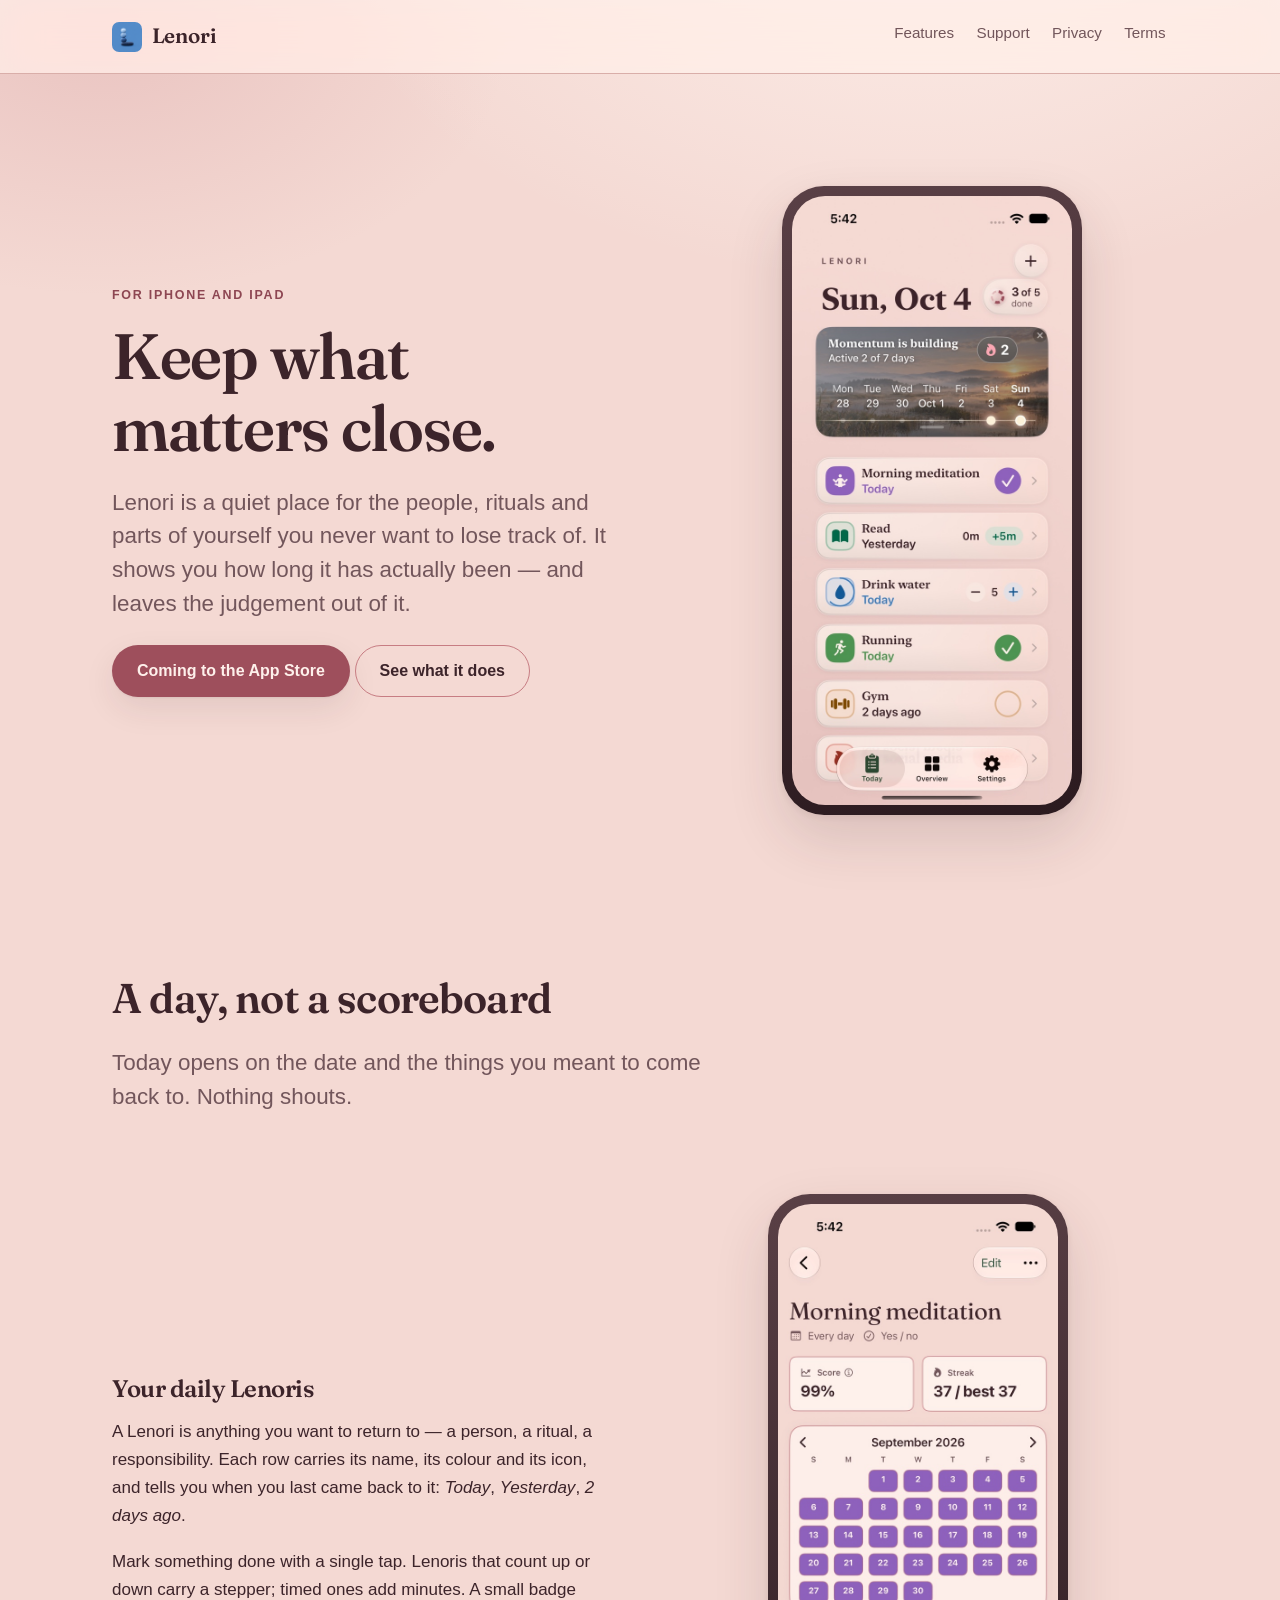
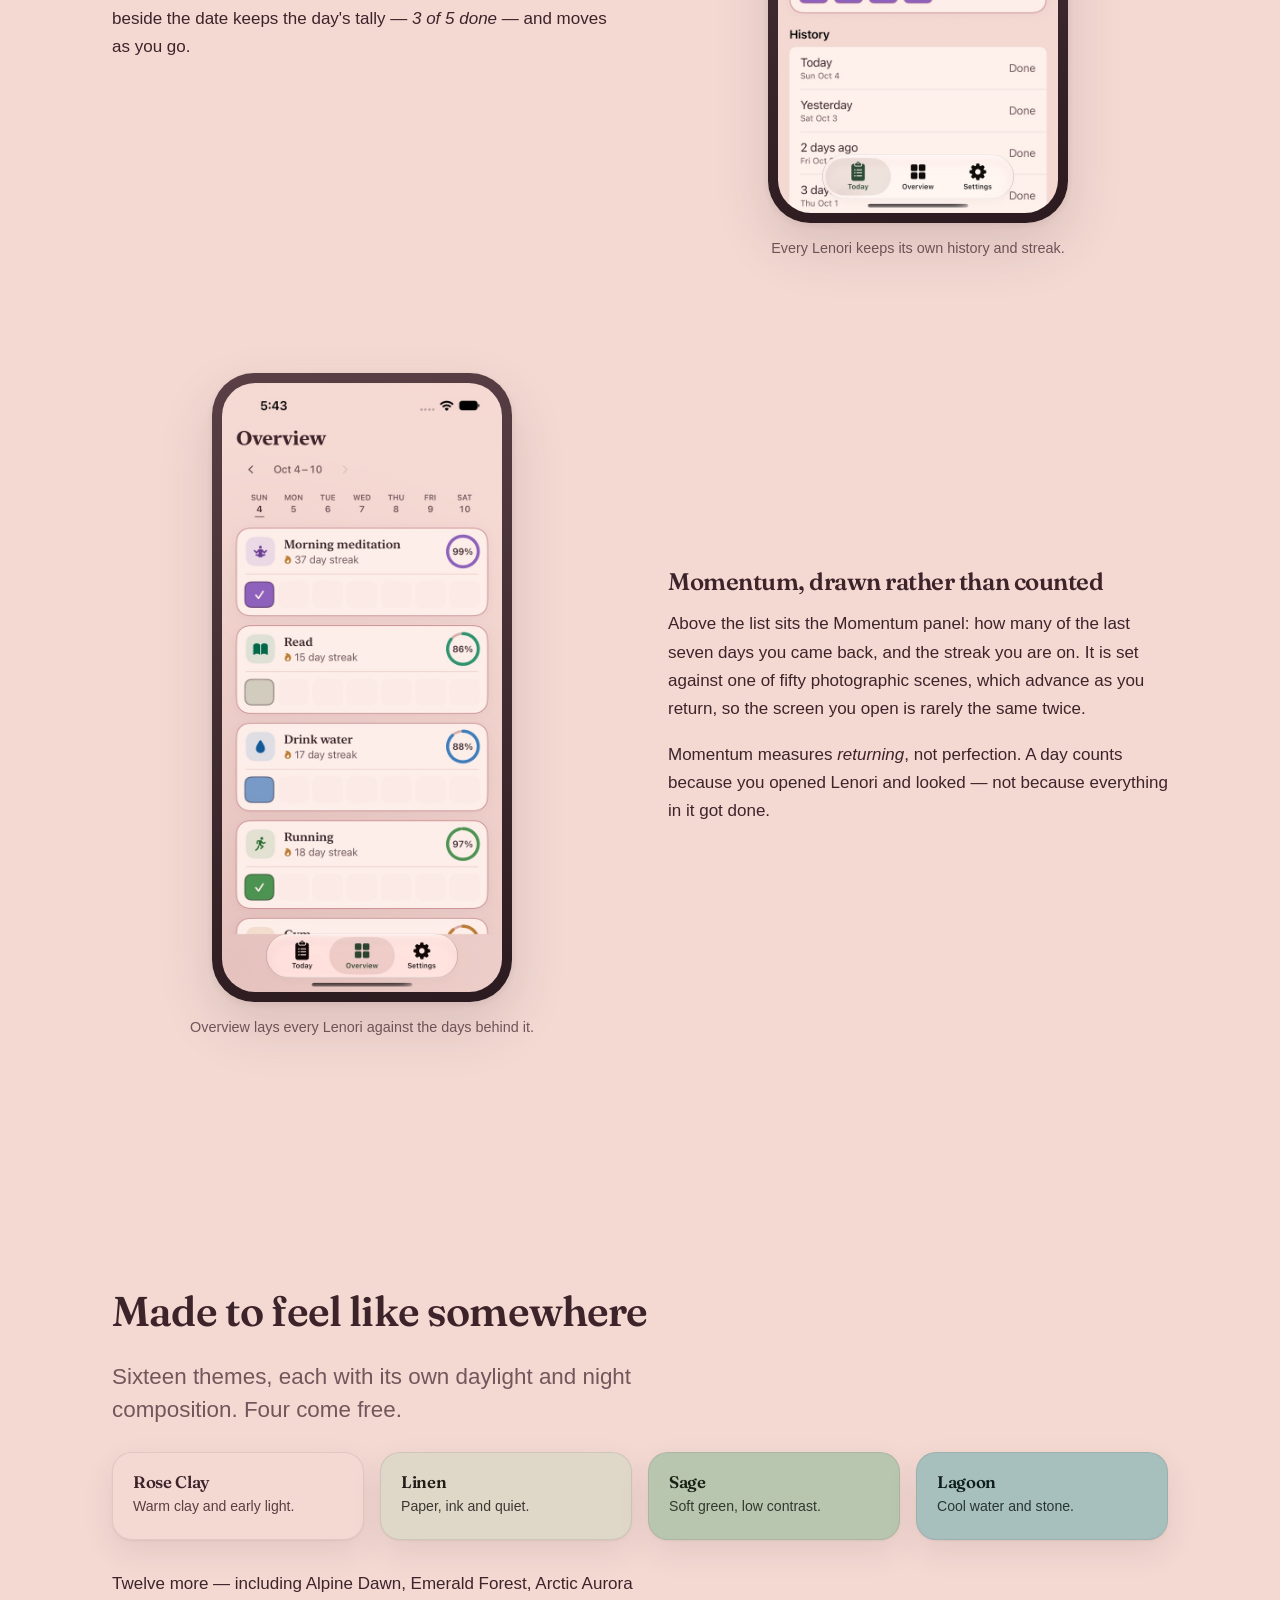
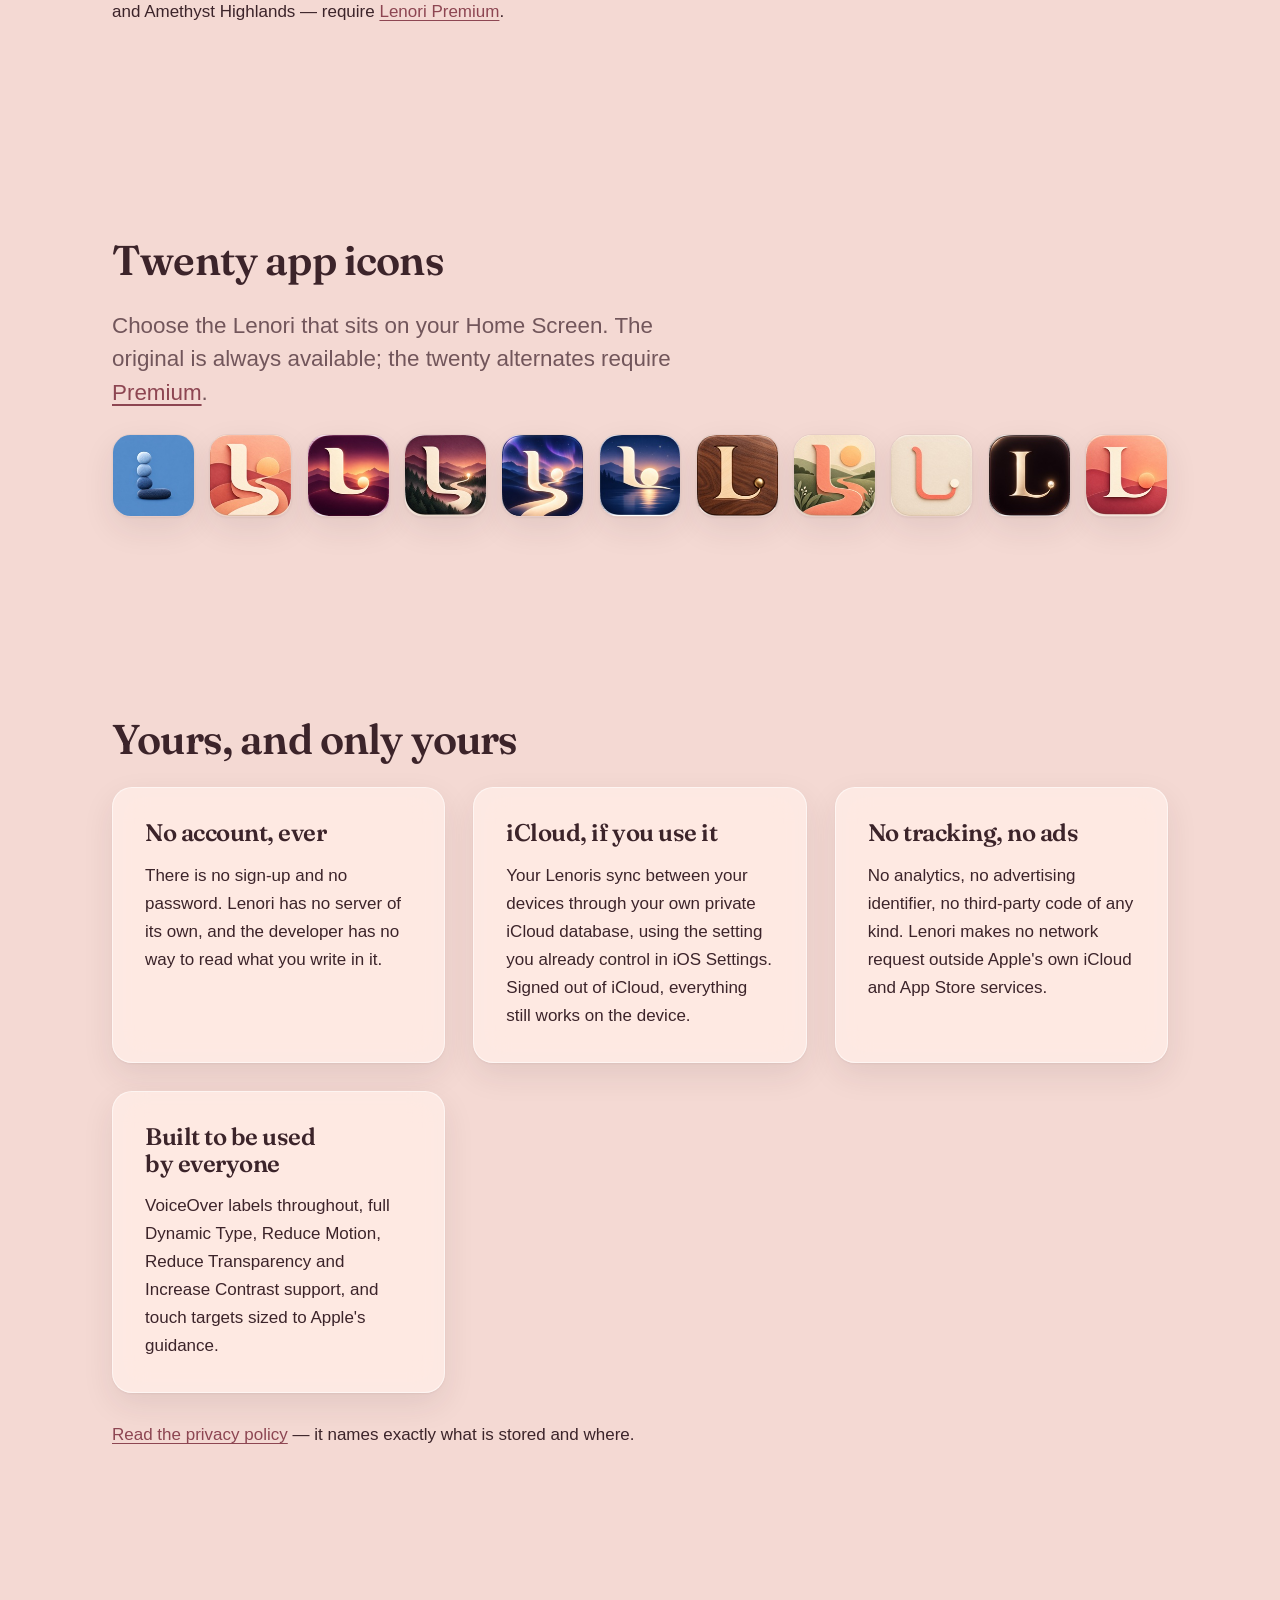
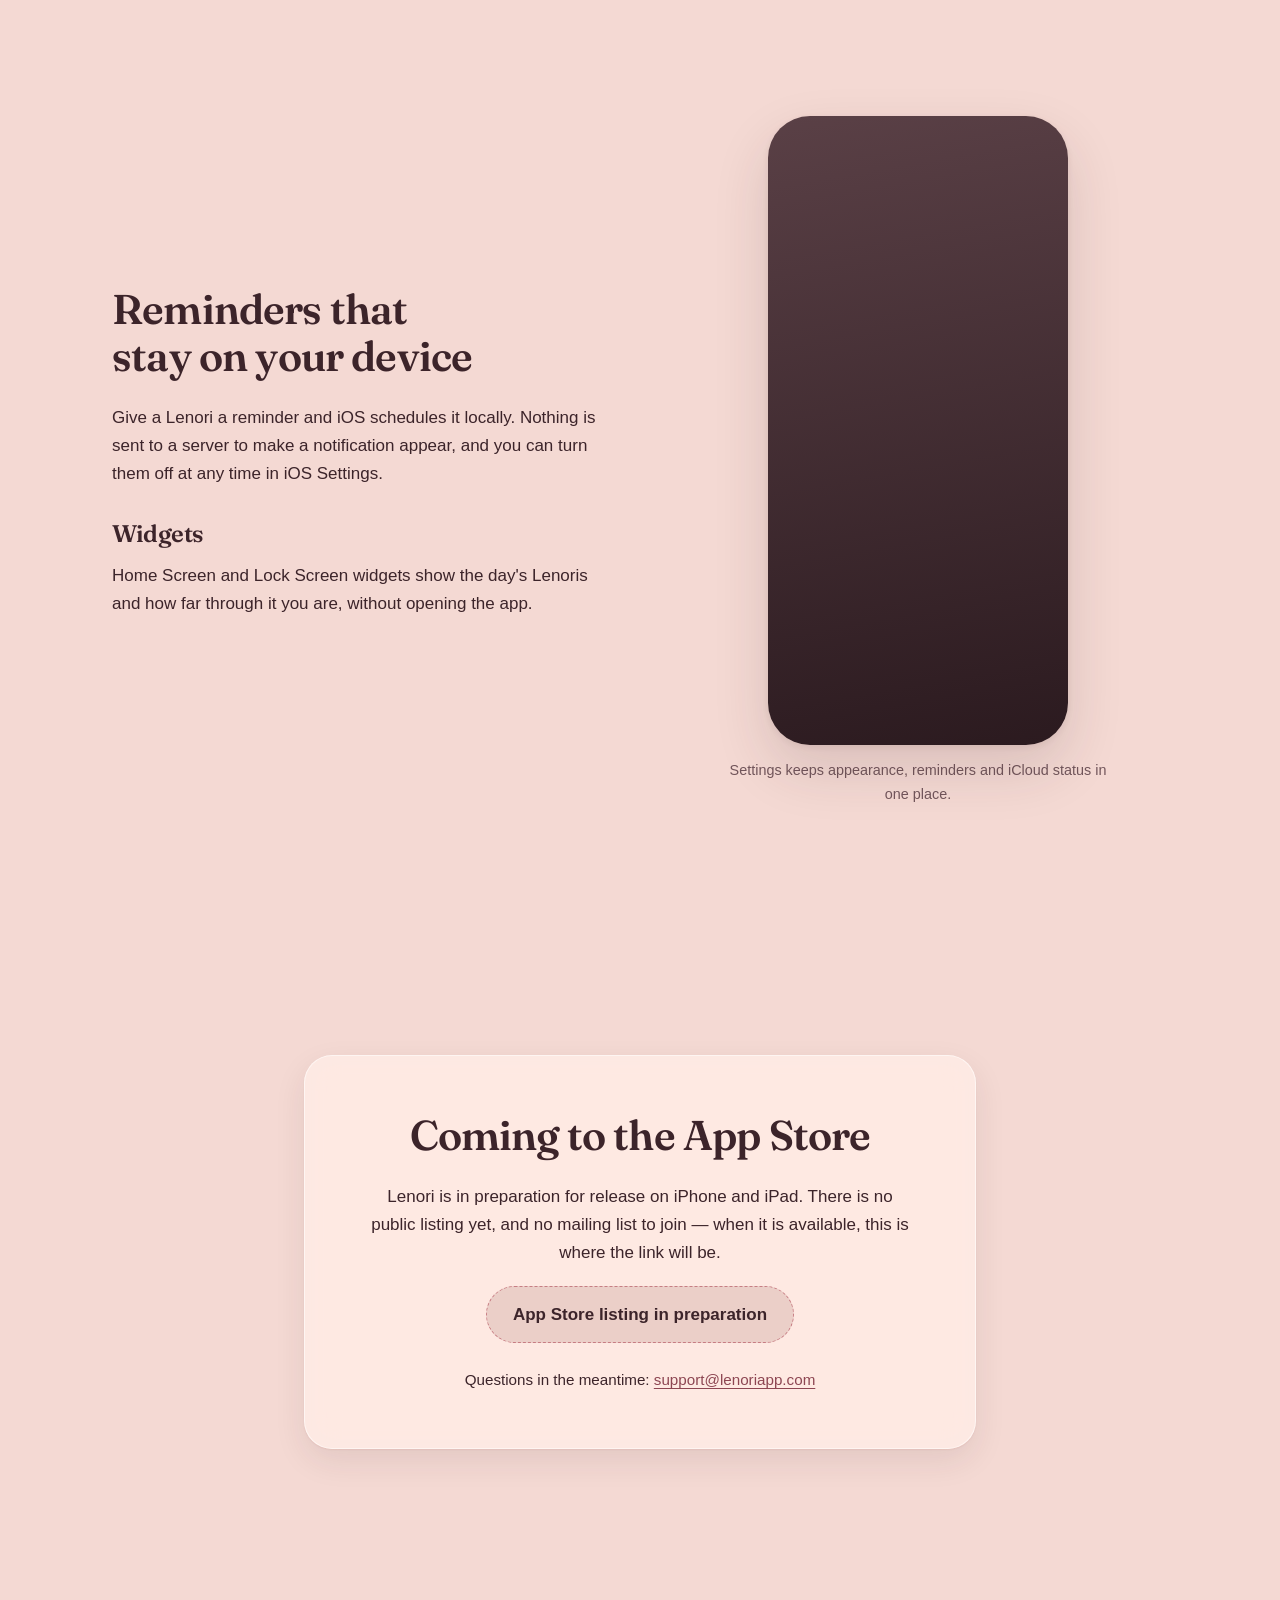
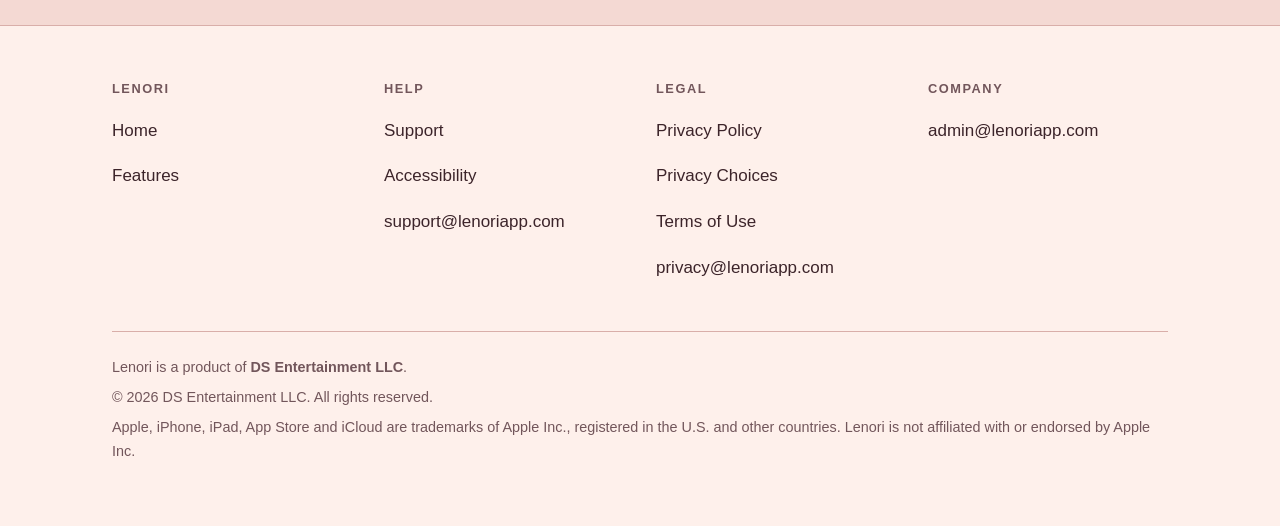
<file: index.html>
<!doctype html>
<html lang="en">
<head>
<meta charset="utf-8">
<meta http-equiv="Content-Security-Policy" content="default-src 'none'; img-src 'self'; style-src 'self'; font-src 'self'; form-action 'none'; base-uri 'none'">
<meta name="referrer" content="no-referrer">
<meta name="viewport" content="width=device-width, initial-scale=1, viewport-fit=cover">
<title>Lenori — Keep what matters close</title>
<meta name="description" content="Lenori is an iPhone and iPad app for the people, rituals and parts of yourself you never want to lose track of. Private by design, with no accounts and no tracking.">
<link rel="canonical" href="https://lenoriapp.com/">
<link rel="stylesheet" href="styles.css">
<link rel="icon" href="images/favicon-64.png" sizes="any" type="image/png">
<link rel="apple-touch-icon" href="images/apple-touch-icon.png">
<meta name="theme-color" content="#f4d9d3" media="(prefers-color-scheme: light)">
<meta name="theme-color" content="#241318" media="(prefers-color-scheme: dark)">
<meta property="og:type" content="website">
<meta property="og:site_name" content="Lenori">
<meta property="og:title" content="Lenori — Keep what matters close">
<meta property="og:description" content="An iPhone and iPad app for the people, rituals and parts of yourself you never want to lose track of. Private by design.">
<meta property="og:url" content="https://lenoriapp.com/">
<meta property="og:image" content="https://lenoriapp.com/images/og-card.jpg">
<meta property="og:image:width" content="1200">
<meta property="og:image:height" content="630">
<meta property="og:image:alt" content="The Lenori app icon: a soft letter L over a sunrise landscape.">
<meta property="og:locale" content="en_US">
<meta name="twitter:card" content="summary_large_image">
<meta name="twitter:title" content="Lenori — Keep what matters close">
<meta name="twitter:description" content="An iPhone and iPad app for the people, rituals and parts of yourself you never want to lose track of. Private by design.">
<meta name="twitter:image" content="https://lenoriapp.com/images/og-card.jpg">
</head>
<body>
<a class="skip-link" href="#main">Skip to content</a>

<header class="site-header">
  <div class="wrap site-header__inner">
    <a class="brand" href="/">
      <img src="images/favicon-64.png" alt="" width="30" height="30">
      Lenori
    </a>
    <nav class="site-nav" aria-label="Primary">
      <ul>
        <li><a href="/features/">Features</a></li>
        <li><a href="/support/">Support</a></li>
        <li><a href="/privacy/">Privacy</a></li>
        <li><a href="/terms/">Terms</a></li>
      </ul>
    </nav>
  </div>
</header>

<main id="main">

  <section class="hero">
    <div class="wrap hero__grid">
      <div>
        <p class="eyebrow">For iPhone and iPad</p>
        <h1>Keep what matters close.</h1>
        <p class="lede">Lenori is a quiet place for the people, rituals and
          parts of yourself you never want to lose track of. It shows you how
          long it has actually been — and leaves the judgement out of it.</p>
        <p>
          <a class="btn btn--primary" href="#download">Coming to the App&nbsp;Store</a>
          <a class="btn btn--quiet" href="/features/">See what it does</a>
        </p>
      </div>
      <div class="hero__media">
        <figure>
          <div class="device">
            <img src="images/01-today.jpg" width="620" height="1348"
                 alt="Lenori's Today screen on iPhone. A date headline reads Sun, Oct 4 beside a badge showing 3 of 5 done. Below it a Momentum panel over a misty sunrise photograph reads Momentum is building, Active 2 of 7 days, with a streak of 2. Underneath are rows for Morning meditation, Read, Drink water, Running and Gym, each showing when it was last returned to."
                 fetchpriority="high">
          </div>
        </figure>
      </div>
    </div>
  </section>

  <section>
    <div class="wrap">
      <h2>A day, not a scoreboard</h2>
      <p class="lede">Today opens on the date and the things you meant to come
        back to. Nothing shouts.</p>

      <div class="feature">
        <div>
          <h3>Your daily Lenoris</h3>
          <p>A Lenori is anything you want to return to — a person, a ritual, a
            responsibility. Each row carries its name, its colour and its icon,
            and tells you when you last came back to it: <em>Today</em>,
            <em>Yesterday</em>, <em>2 days ago</em>.</p>
          <p>Mark something done with a single tap. Lenoris that count up or
            down carry a stepper; timed ones add minutes. A small badge beside
            the date keeps the day's tally — <em>3 of 5 done</em> — and moves
            as you go.</p>
        </div>
        <div class="feature__media">
          <figure>
            <div class="device">
              <img src="images/02-habit-detail.jpg" width="620" height="1348" loading="lazy"
                   alt="A single Lenori's detail screen, showing its score, its current streak, and a month calendar with the days it was completed filled in.">
            </div>
            <figcaption>Every Lenori keeps its own history and streak.</figcaption>
          </figure>
        </div>
      </div>

      <div class="feature feature--flip">
        <div>
          <h3>Momentum, drawn rather than counted</h3>
          <p>Above the list sits the Momentum panel: how many of the last seven
            days you came back, and the streak you are on. It is set against
            one of fifty photographic scenes, which advance as you return, so
            the screen you open is rarely the same twice.</p>
          <p>Momentum measures <em>returning</em>, not perfection. A day counts
            because you opened Lenori and looked — not because everything in it
            got done.</p>
        </div>
        <div class="feature__media">
          <figure>
            <div class="device">
              <img src="images/04-overview.jpg" width="620" height="1348" loading="lazy"
                   alt="Lenori's Overview screen, showing every Lenori as a row and the past days as columns, with filled marks where each was completed.">
            </div>
            <figcaption>Overview lays every Lenori against the days behind it.</figcaption>
          </figure>
        </div>
      </div>
    </div>
  </section>

  <section>
    <div class="wrap">
      <h2>Made to feel like somewhere</h2>
      <p class="lede">Sixteen themes, each with its own daylight and night
        composition. Four come free.</p>
      <ul class="themes">
        <li class="theme theme--rose">
          <h3>Rose Clay</h3>
          <p>Warm clay and early light.</p>
        </li>
        <li class="theme theme--linen">
          <h3>Linen</h3>
          <p>Paper, ink and quiet.</p>
        </li>
        <li class="theme theme--sage">
          <h3>Sage</h3>
          <p>Soft green, low contrast.</p>
        </li>
        <li class="theme theme--lagoon">
          <h3>Lagoon</h3>
          <p>Cool water and stone.</p>
        </li>
      </ul>
      <p class="mt-sm">Twelve more — including Alpine Dawn, Emerald
        Forest, Arctic Aurora and Amethyst Highlands — require
        <a href="/features/#premium">Lenori Premium</a>.</p>
    </div>
  </section>

  <section>
    <div class="wrap">
      <h2>Twenty app icons</h2>
      <p class="lede">Choose the Lenori that sits on your Home Screen. The
        original is always available; the twenty alternates require
        <a href="/features/#premium">Premium</a>.</p>
      <ul class="icons">
        <li><img src="images/icons/lenori-original.jpg" width="160" height="160" loading="lazy" alt="The original Lenori icon: a cream letter L against a sunrise over red hills."></li>
        <li><img src="images/icons/lenori-01.jpg" width="160" height="160" loading="lazy" alt="Alternate icon: a flowing L over layered coral dunes."></li>
        <li><img src="images/icons/lenori-03.jpg" width="160" height="160" loading="lazy" alt="Alternate icon: a pale L over deep plum mountains at dusk."></li>
        <li><img src="images/icons/lenori-07.jpg" width="160" height="160" loading="lazy" alt="Alternate icon: an L beside a lit path through dark pines."></li>
        <li><img src="images/icons/lenori-09.jpg" width="160" height="160" loading="lazy" alt="Alternate icon: an L under a violet aurora."></li>
        <li><img src="images/icons/lenori-10.jpg" width="160" height="160" loading="lazy" alt="Alternate icon: an L above moonlight on still water."></li>
        <li><img src="images/icons/lenori-12.jpg" width="160" height="160" loading="lazy" alt="Alternate icon: a gold serif L on dark walnut."></li>
        <li><img src="images/icons/lenori-14.jpg" width="160" height="160" loading="lazy" alt="Alternate icon: a coral path winding through green hills."></li>
        <li><img src="images/icons/lenori-16.jpg" width="160" height="160" loading="lazy" alt="Alternate icon: a rounded coral L on soft cream."></li>
        <li><img src="images/icons/lenori-18.jpg" width="160" height="160" loading="lazy" alt="Alternate icon: a cream serif L glowing on near-black."></li>
        <li><img src="images/icons/lenori-20.jpg" width="160" height="160" loading="lazy" alt="Alternate icon: a pale L over deep red dunes."></li>
      </ul>
    </div>
  </section>

  <section>
    <div class="wrap">
      <h2>Yours, and only yours</h2>
      <div class="grid">
        <div class="card card--glass">
          <h3>No account, ever</h3>
          <p>There is no sign-up and no password. Lenori has no server of its
            own, and the developer has no way to read what you write in it.</p>
        </div>
        <div class="card card--glass">
          <h3>iCloud, if you use it</h3>
          <p>Your Lenoris sync between your devices through your own private
            iCloud database, using the setting you already control in
            iOS Settings. Signed out of iCloud, everything still works on the
            device.</p>
        </div>
        <div class="card card--glass">
          <h3>No tracking, no ads</h3>
          <p>No analytics, no advertising identifier, no third-party code of any
            kind. Lenori makes no network request outside Apple's own iCloud and
            App&nbsp;Store services.</p>
        </div>
        <div class="card card--glass">
          <h3>Built to be used by everyone</h3>
          <p>VoiceOver labels throughout, full Dynamic&nbsp;Type, Reduce&nbsp;Motion,
            Reduce&nbsp;Transparency and Increase&nbsp;Contrast support, and
            touch targets sized to Apple's guidance.</p>
        </div>
      </div>
      <p class="mt-md"><a href="/privacy/">Read the privacy policy</a>
        — it names exactly what is stored and where.</p>
    </div>
  </section>

  <section>
    <div class="wrap">
      <div class="feature">
        <div>
          <h2>Reminders that stay on your device</h2>
          <p>Give a Lenori a reminder and iOS schedules it locally. Nothing is
            sent to a server to make a notification appear, and you can turn
            them off at any time in iOS Settings.</p>
          <h3 class="mt-lg">Widgets</h3>
          <p>Home Screen and Lock Screen widgets show the day's Lenoris and how
            far through it you are, without opening the app.</p>
        </div>
        <div class="feature__media">
          <figure>
            <div class="device">
              <img src="images/06-settings.jpg" width="620" height="1348" loading="lazy"
                   alt="Lenori's Settings screen, with rows for Appearance, App Icon, iCloud status and reminders.">
            </div>
            <figcaption>Settings keeps appearance, reminders and iCloud status in one place.</figcaption>
          </figure>
        </div>
      </div>
    </div>
  </section>

  <section id="download">
    <div class="wrap wrap--narrow">
      <div class="card card--glass download">
        <h2>Coming to the App&nbsp;Store</h2>
        <p>Lenori is in preparation for release on iPhone and iPad. There is no
          public listing yet, and no mailing list to join — when it is
          available, this is where the link will be.</p>
        <p><span class="badge-soon">App&nbsp;Store listing in preparation</span></p>
        <p class="mt-sm fs-sm">
          Questions in the meantime: <a href="mailto:support@lenoriapp.com">support@lenoriapp.com</a>
        </p>
      </div>
    </div>
  </section>

</main>

<footer class="site-footer">
  <div class="wrap">
    <div class="site-footer__grid">
      <div>
        <h2>Lenori</h2>
        <ul>
          <li><a href="/">Home</a></li>
          <li><a href="/features/">Features</a></li>
        </ul>
      </div>
      <div>
        <h2>Help</h2>
        <ul>
          <li><a href="/support/">Support</a></li>
          <li><a href="/accessibility/">Accessibility</a></li>
          <li><a href="mailto:support@lenoriapp.com">support@lenoriapp.com</a></li>
        </ul>
      </div>
      <div>
        <h2>Legal</h2>
        <ul>
          <li><a href="/privacy/">Privacy Policy</a></li>
          <li><a href="/privacy/#choices">Privacy Choices</a></li>
          <li><a href="/terms/">Terms of Use</a></li>
          <li><a href="mailto:privacy@lenoriapp.com">privacy@lenoriapp.com</a></li>
        </ul>
      </div>
      <div>
        <h2>Company</h2>
        <ul>
          <li><a href="mailto:admin@lenoriapp.com">admin@lenoriapp.com</a></li>
        </ul>
      </div>
    </div>
    <div class="site-footer__legal">
      <p>Lenori is a product of <strong>DS Entertainment LLC</strong>.</p>
      <p>© 2026 DS Entertainment LLC. All rights reserved.</p>
      <p>Apple, iPhone, iPad, App Store and iCloud are trademarks of Apple Inc.,
        registered in the U.S. and other countries. Lenori is not affiliated with
        or endorsed by Apple Inc.</p>
    </div>
  </div>
</footer>

</body>
</html>
</file>
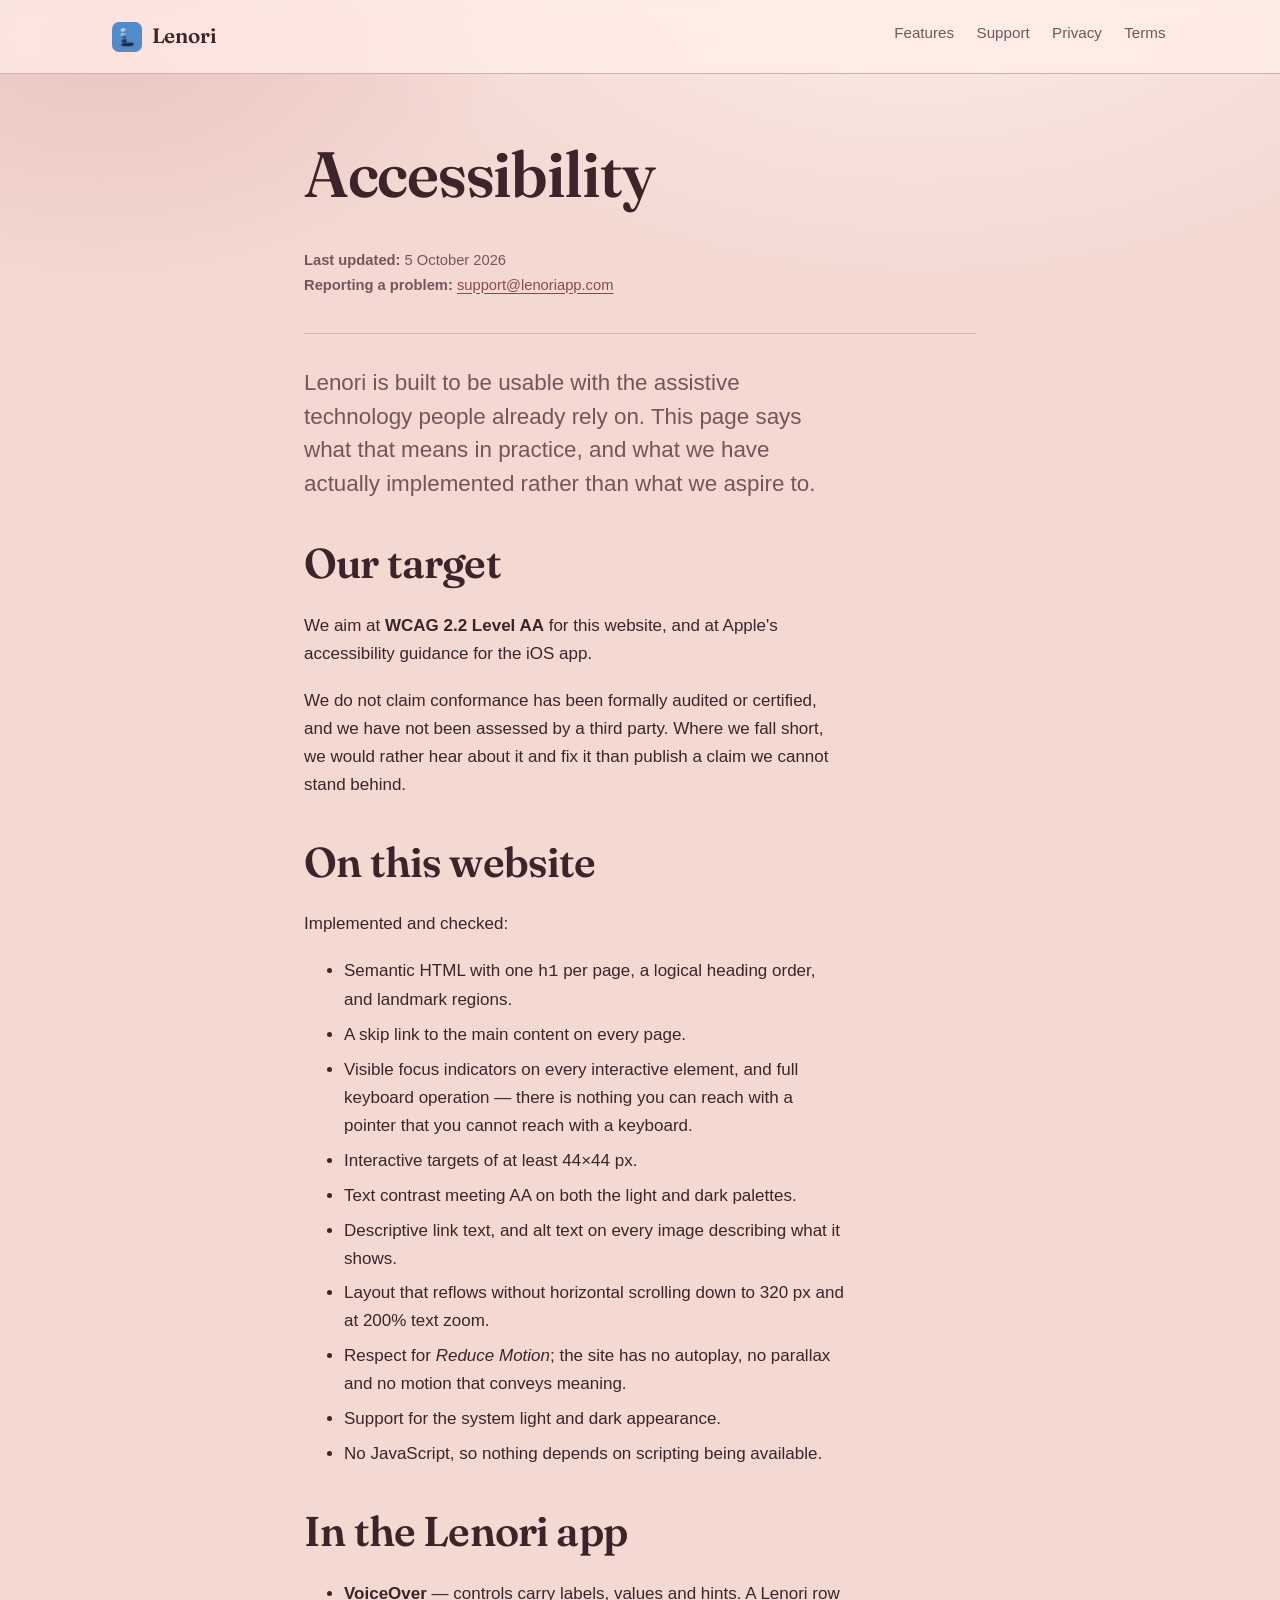
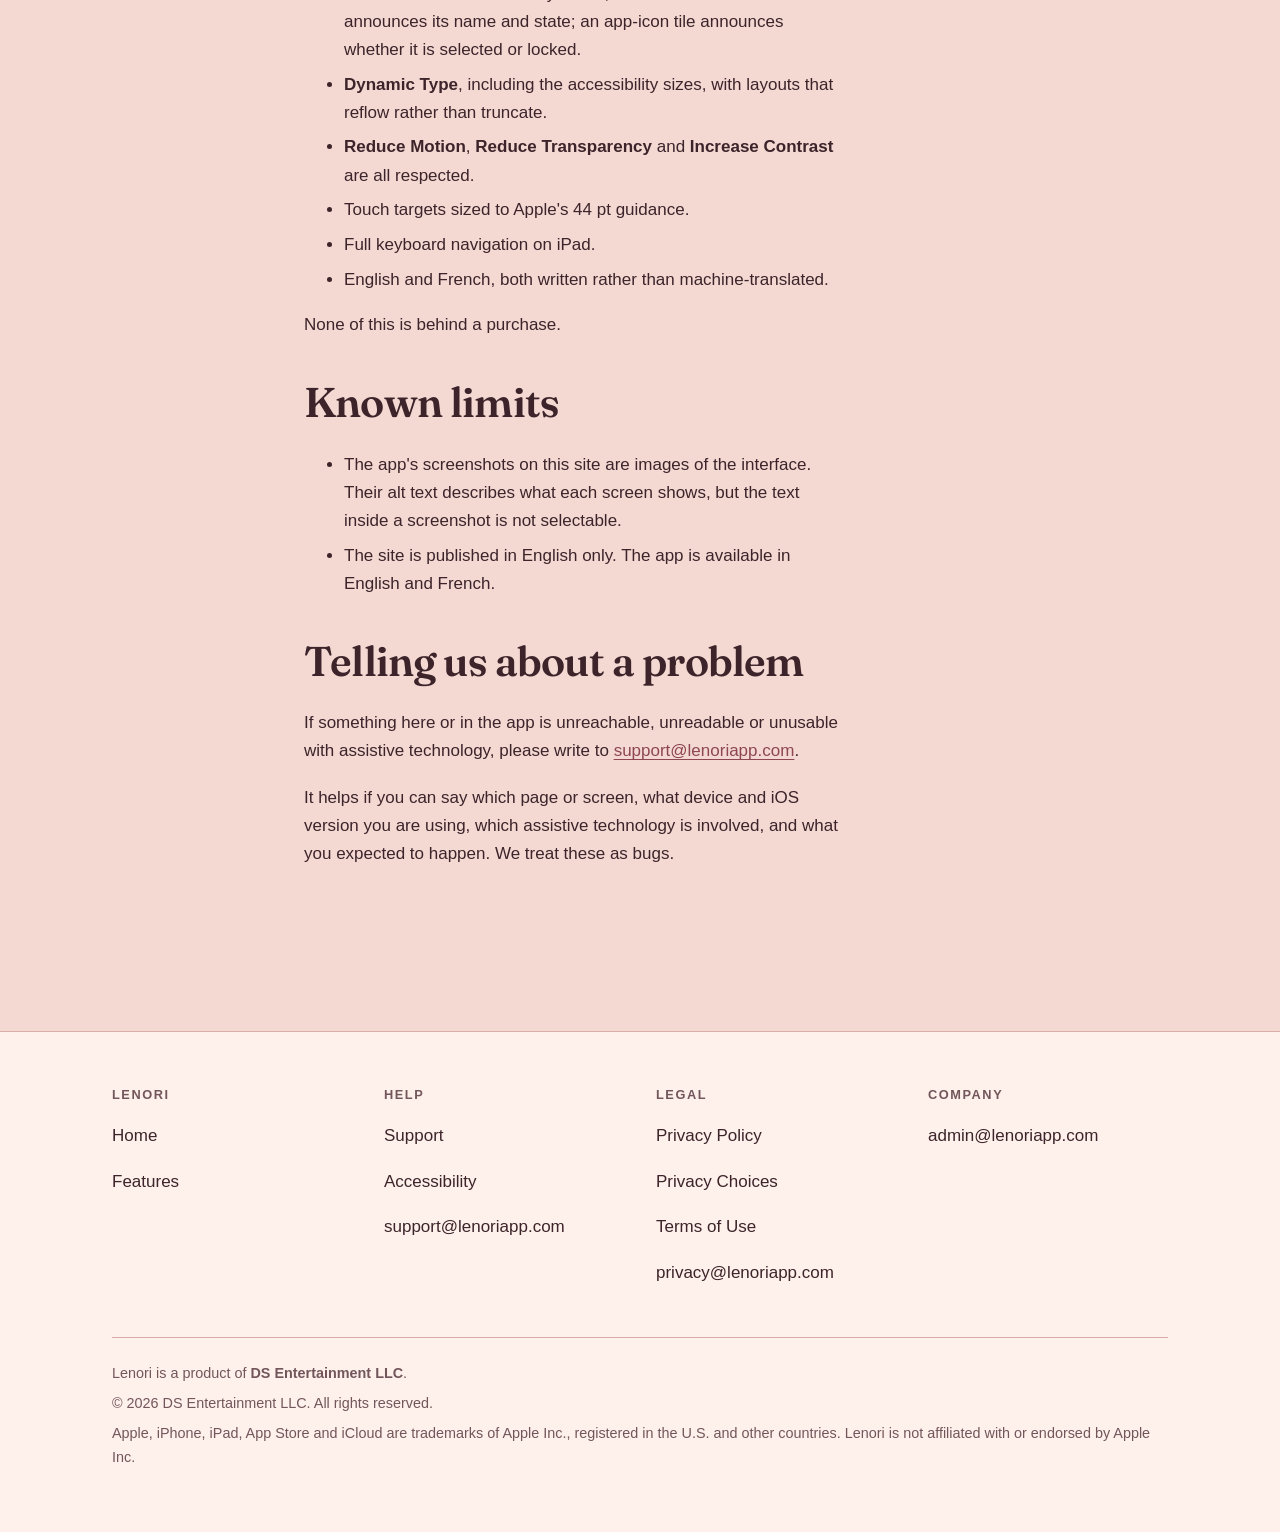
<file: accessibility/index.html>
<!doctype html>
<html lang="en">
<head>
<meta charset="utf-8">
<meta http-equiv="Content-Security-Policy" content="default-src 'none'; img-src 'self'; style-src 'self'; font-src 'self'; form-action 'none'; base-uri 'none'">
<meta name="referrer" content="no-referrer">
<meta name="viewport" content="width=device-width, initial-scale=1, viewport-fit=cover">
<title>Accessibility — Lenori</title>
<meta name="description" content="How Lenori approaches accessibility on the web and in the app, what is implemented today, and how to report a problem.">
<link rel="canonical" href="https://lenoriapp.com/accessibility/">
<link rel="stylesheet" href="../styles.css">
<link rel="icon" href="../images/favicon-64.png" sizes="any" type="image/png">
<link rel="apple-touch-icon" href="../images/apple-touch-icon.png">
<meta name="theme-color" content="#f4d9d3" media="(prefers-color-scheme: light)">
<meta name="theme-color" content="#241318" media="(prefers-color-scheme: dark)">
<meta property="og:type" content="website">
<meta property="og:site_name" content="Lenori">
<meta property="og:title" content="Accessibility — Lenori">
<meta property="og:description" content="How Lenori approaches accessibility, what is implemented, and how to report a problem.">
<meta property="og:url" content="https://lenoriapp.com/accessibility/">
<meta property="og:image" content="https://lenoriapp.com/images/og-card.jpg">
<meta property="og:image:width" content="1200">
<meta property="og:image:height" content="630">
<meta property="og:image:alt" content="The Lenori app icon: a soft letter L over a sunrise landscape.">
<meta property="og:locale" content="en_US">
<meta name="twitter:card" content="summary_large_image">
<meta name="twitter:title" content="Accessibility — Lenori">
<meta name="twitter:description" content="How Lenori approaches accessibility, what is implemented, and how to report a problem.">
<meta name="twitter:image" content="https://lenoriapp.com/images/og-card.jpg">
</head>
<body>
<a class="skip-link" href="#main">Skip to content</a>

<header class="site-header">
  <div class="wrap site-header__inner">
    <a class="brand" href="/">
      <img src="../images/favicon-64.png" alt="" width="30" height="30">
      Lenori
    </a>
    <nav class="site-nav" aria-label="Primary">
      <ul>
        <li><a href="/features/">Features</a></li>
        <li><a href="/support/">Support</a></li>
        <li><a href="/privacy/">Privacy</a></li>
        <li><a href="/terms/">Terms</a></li>
      </ul>
    </nav>
  </div>
</header>

<main id="main" class="doc">
  <div class="wrap wrap--narrow">
    <h1>Accessibility</h1>
    <div class="doc__meta">
      <p><strong>Last updated:</strong> 5 October 2026<br>
      <strong>Reporting a problem:</strong> <a href="mailto:support@lenoriapp.com">support@lenoriapp.com</a></p>
    </div>

    <p class="lede">Lenori is built to be usable with the assistive technology
      people already rely on. This page says what that means in practice, and
      what we have actually implemented rather than what we aspire to.</p>

    <h2 id="target">Our target</h2>
    <p>We aim at <strong>WCAG 2.2 Level AA</strong> for this website, and at
      Apple's accessibility guidance for the iOS app.</p>
    <p>We do not claim conformance has been formally audited or certified, and
      we have not been assessed by a third party. Where we fall short, we would
      rather hear about it and fix it than publish a claim we cannot stand
      behind.</p>

    <h2 id="website">On this website</h2>
    <p>Implemented and checked:</p>
    <ul>
      <li>Semantic HTML with one <code>h1</code> per page, a logical heading
        order, and landmark regions.</li>
      <li>A skip link to the main content on every page.</li>
      <li>Visible focus indicators on every interactive element, and full
        keyboard operation — there is nothing you can reach with a pointer that
        you cannot reach with a keyboard.</li>
      <li>Interactive targets of at least 44×44&nbsp;px.</li>
      <li>Text contrast meeting AA on both the light and dark palettes.</li>
      <li>Descriptive link text, and alt text on every image describing what it
        shows.</li>
      <li>Layout that reflows without horizontal scrolling down to 320&nbsp;px
        and at 200% text zoom.</li>
      <li>Respect for <em>Reduce Motion</em>; the site has no autoplay, no
        parallax and no motion that conveys meaning.</li>
      <li>Support for the system light and dark appearance.</li>
      <li>No JavaScript, so nothing depends on scripting being available.</li>
    </ul>

    <h2 id="app">In the Lenori app</h2>
    <ul>
      <li><strong>VoiceOver</strong> — controls carry labels, values and hints.
        A Lenori row announces its name and state; an app-icon tile announces
        whether it is selected or locked.</li>
      <li><strong>Dynamic Type</strong>, including the accessibility sizes,
        with layouts that reflow rather than truncate.</li>
      <li><strong>Reduce Motion</strong>, <strong>Reduce Transparency</strong>
        and <strong>Increase Contrast</strong> are all respected.</li>
      <li>Touch targets sized to Apple's 44&nbsp;pt guidance.</li>
      <li>Full keyboard navigation on iPad.</li>
      <li>English and French, both written rather than machine-translated.</li>
    </ul>
    <p>None of this is behind a purchase.</p>

    <h2 id="known">Known limits</h2>
    <ul>
      <li>The app's screenshots on this site are images of the interface. Their
        alt text describes what each screen shows, but the text inside a
        screenshot is not selectable.</li>
      <li>The site is published in English only. The app is available in
        English and French.</li>
    </ul>

    <h2 id="report">Telling us about a problem</h2>
    <p>If something here or in the app is unreachable, unreadable or
      unusable with assistive technology, please write to
      <a href="mailto:support@lenoriapp.com">support@lenoriapp.com</a>.</p>
    <p>It helps if you can say which page or screen, what device and iOS
      version you are using, which assistive technology is involved, and what
      you expected to happen. We treat these as bugs.</p>
  </div>
</main>

<footer class="site-footer">
  <div class="wrap">
    <div class="site-footer__grid">
      <div>
        <h2>Lenori</h2>
        <ul>
          <li><a href="/">Home</a></li>
          <li><a href="/features/">Features</a></li>
        </ul>
      </div>
      <div>
        <h2>Help</h2>
        <ul>
          <li><a href="/support/">Support</a></li>
          <li><a href="/accessibility/" aria-current="page">Accessibility</a></li>
          <li><a href="mailto:support@lenoriapp.com">support@lenoriapp.com</a></li>
        </ul>
      </div>
      <div>
        <h2>Legal</h2>
        <ul>
          <li><a href="/privacy/">Privacy Policy</a></li>
          <li><a href="/privacy/#choices">Privacy Choices</a></li>
          <li><a href="/terms/">Terms of Use</a></li>
          <li><a href="mailto:privacy@lenoriapp.com">privacy@lenoriapp.com</a></li>
        </ul>
      </div>
      <div>
        <h2>Company</h2>
        <ul>
          <li><a href="mailto:admin@lenoriapp.com">admin@lenoriapp.com</a></li>
        </ul>
      </div>
    </div>
    <div class="site-footer__legal">
      <p>Lenori is a product of <strong>DS Entertainment LLC</strong>.</p>
      <p>© 2026 DS Entertainment LLC. All rights reserved.</p>
      <p>Apple, iPhone, iPad, App Store and iCloud are trademarks of Apple Inc.,
        registered in the U.S. and other countries. Lenori is not affiliated with
        or endorsed by Apple Inc.</p>
    </div>
  </div>
</footer>

</body>
</html>
</file>
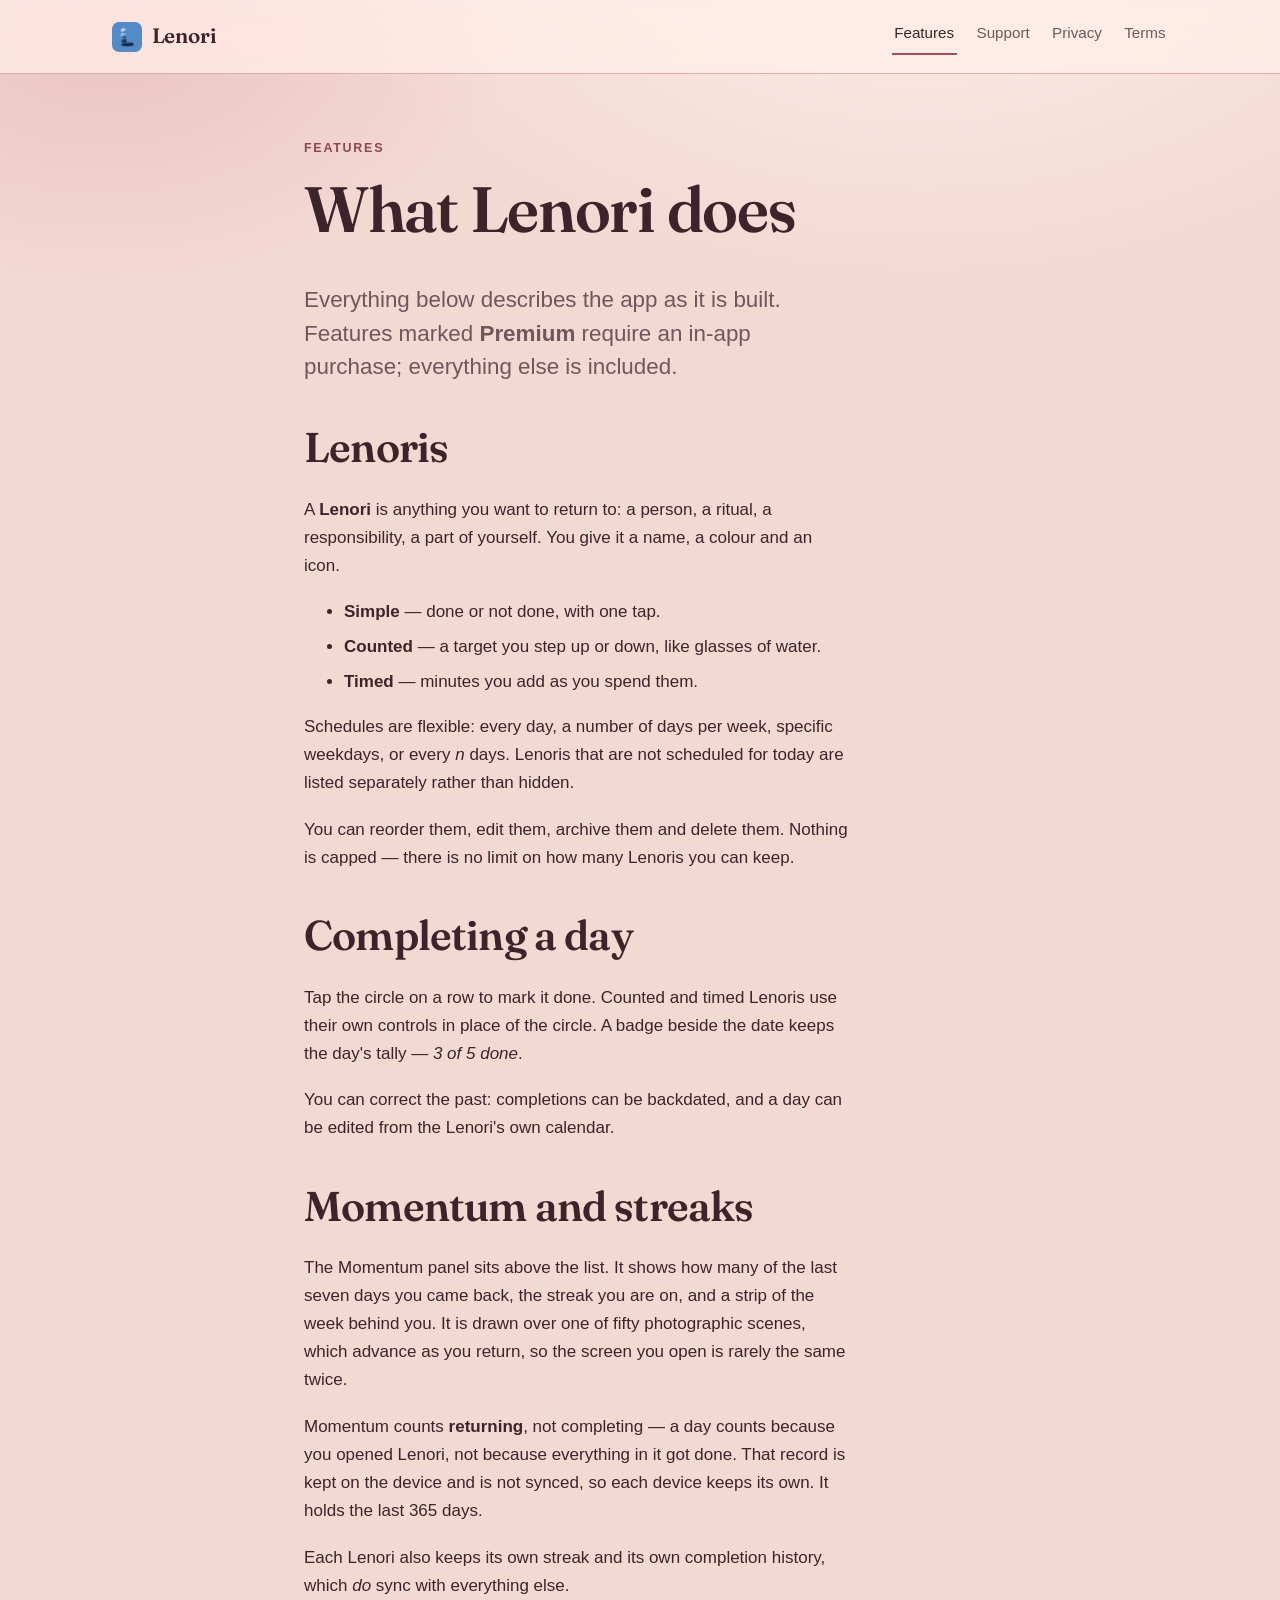
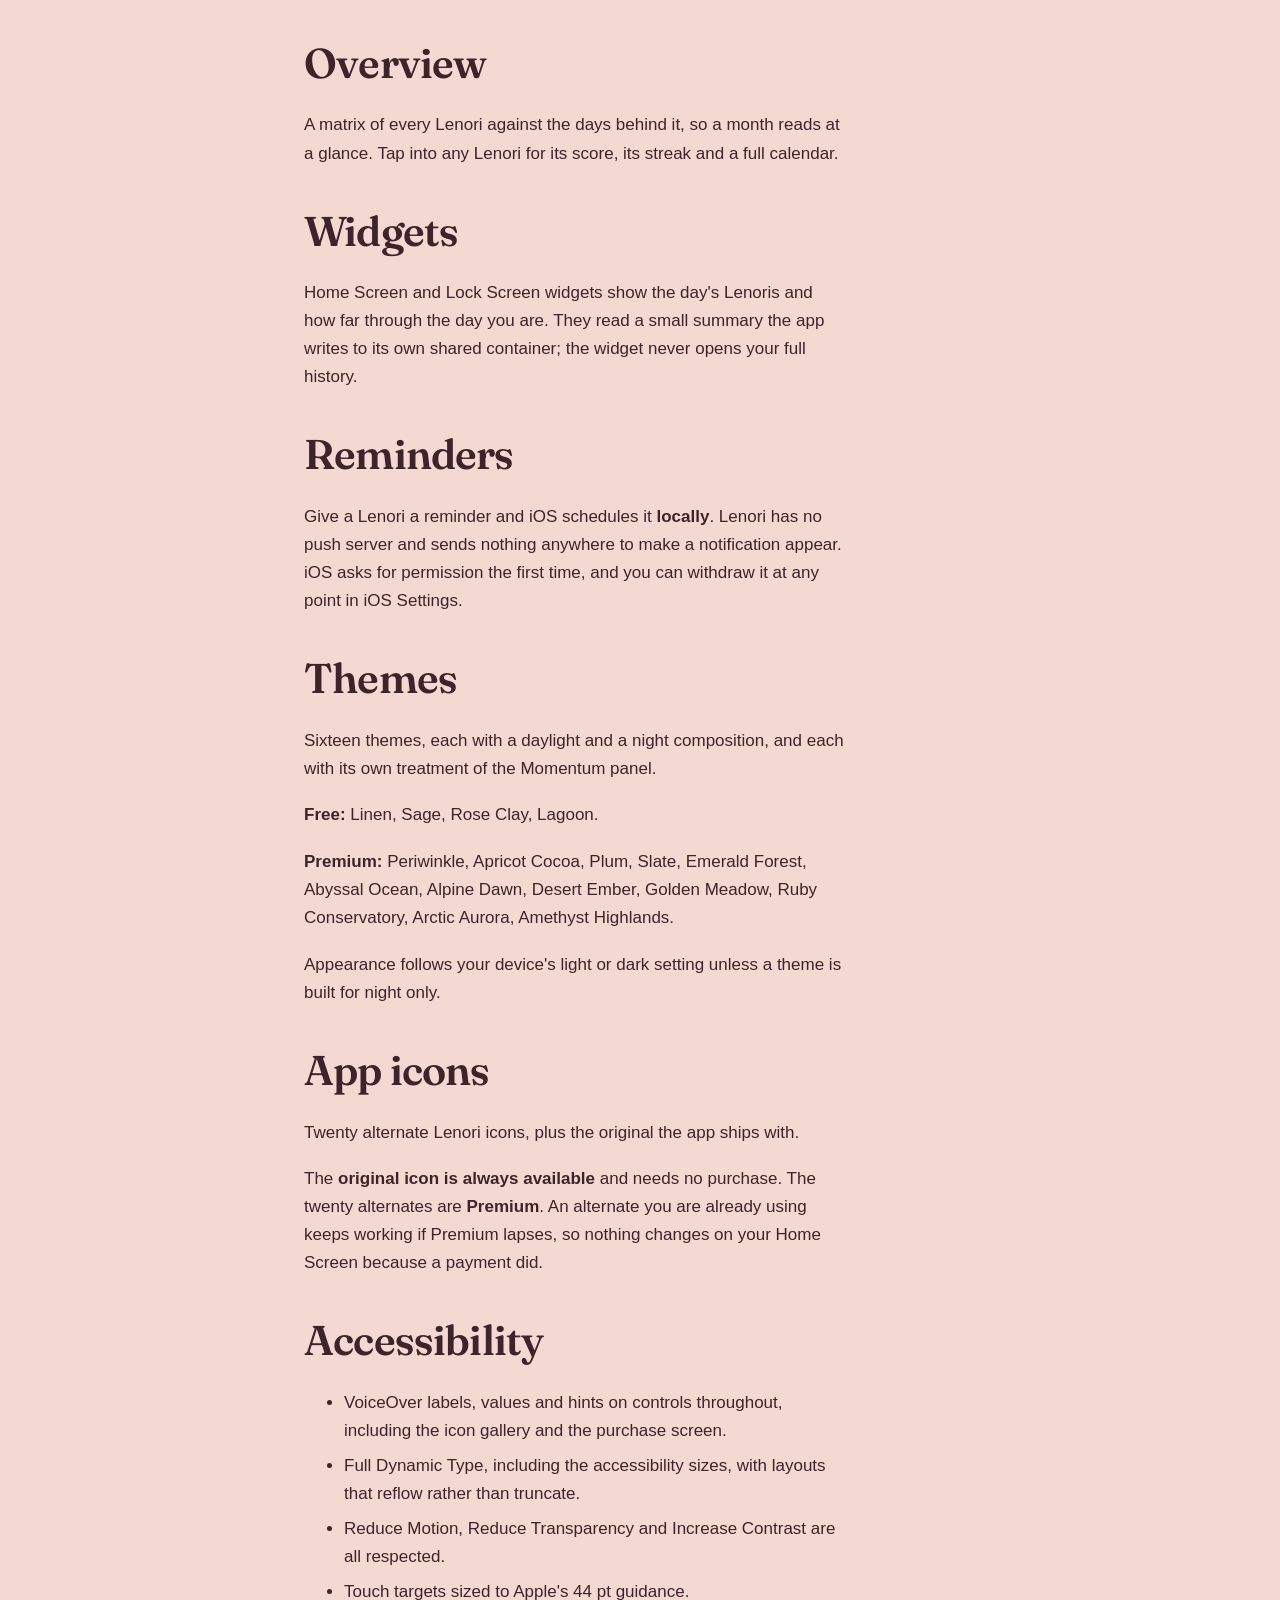
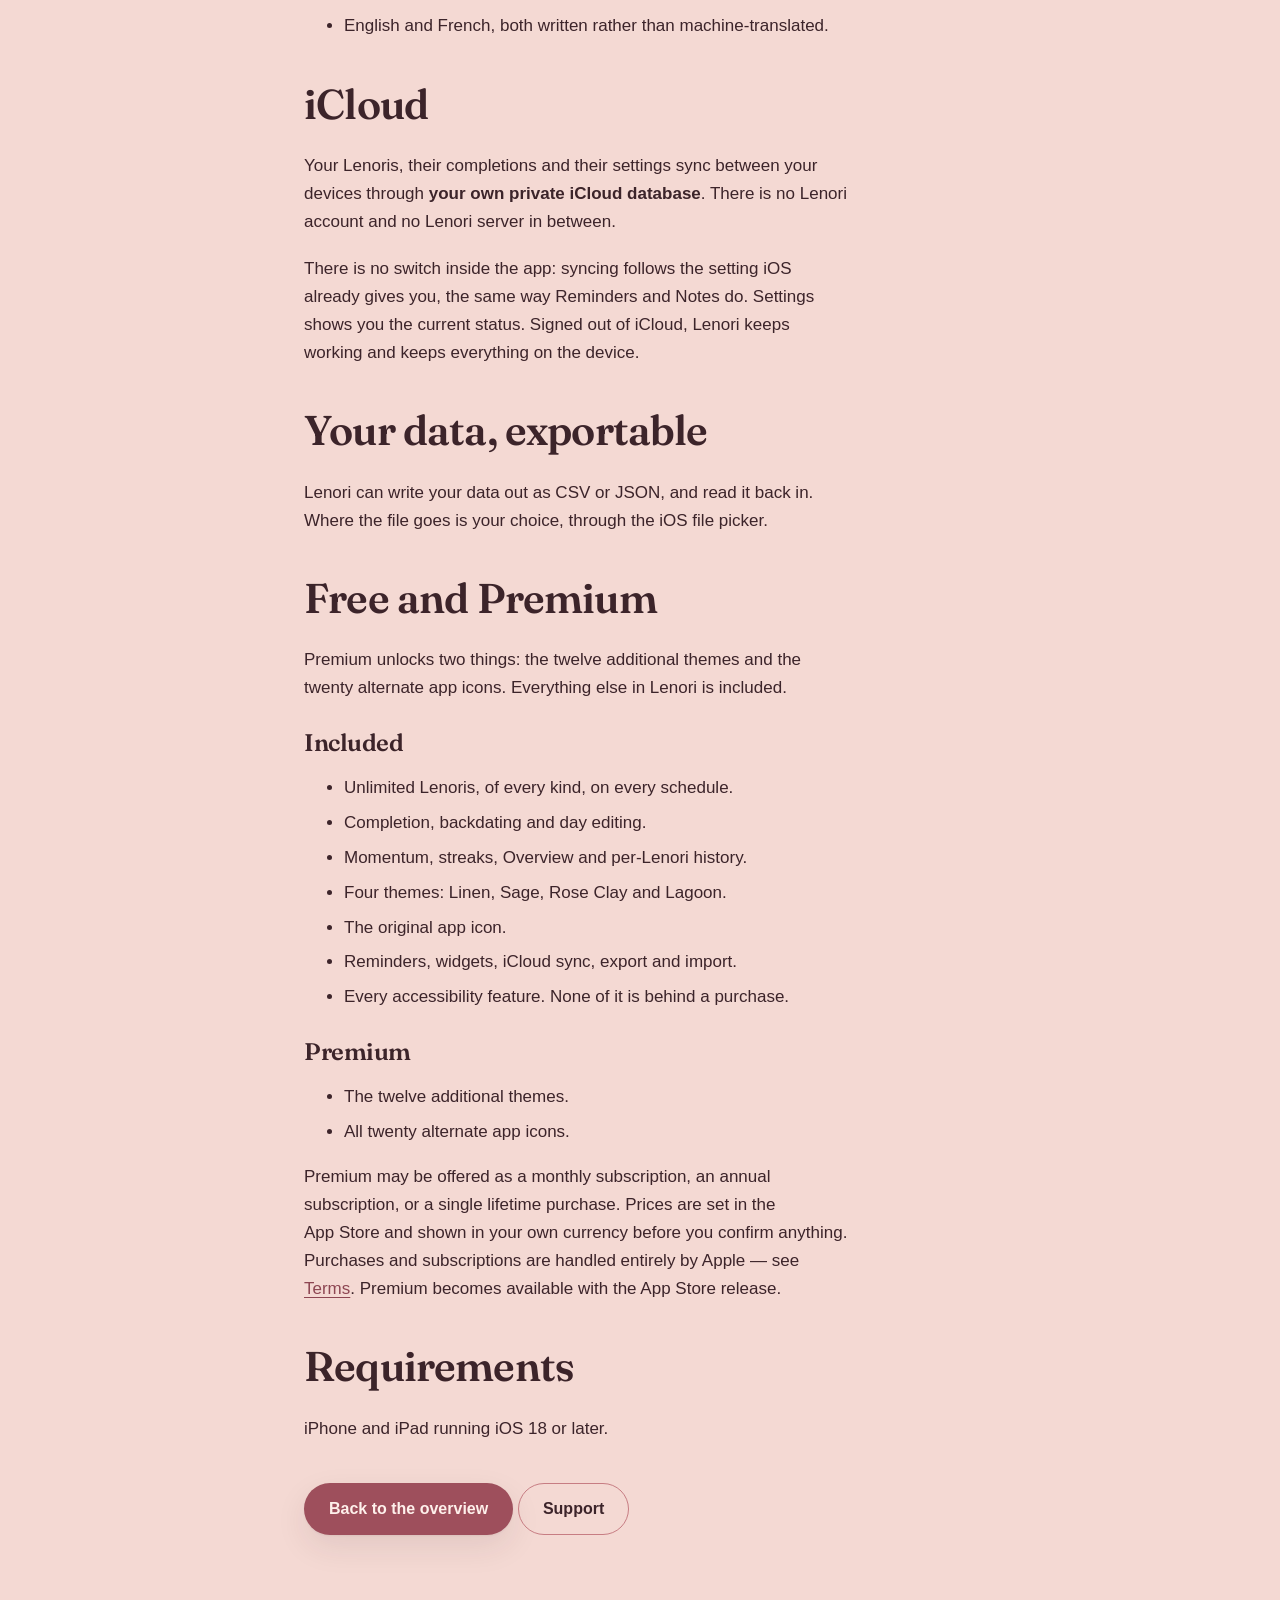
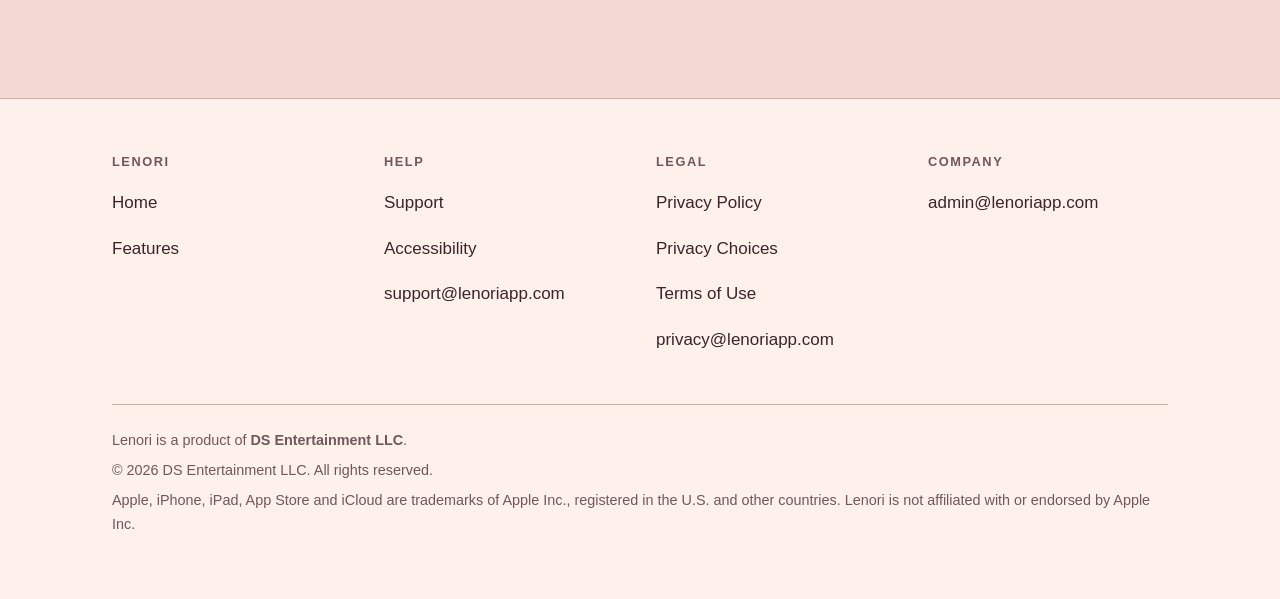
<file: features/index.html>
<!doctype html>
<html lang="en">
<head>
<meta charset="utf-8">
<meta http-equiv="Content-Security-Policy" content="default-src 'none'; img-src 'self'; style-src 'self'; font-src 'self'; form-action 'none'; base-uri 'none'">
<meta name="referrer" content="no-referrer">
<meta name="viewport" content="width=device-width, initial-scale=1, viewport-fit=cover">
<title>Features — Lenori</title>
<meta name="description" content="What Lenori does: daily Lenoris, completion, momentum, streaks, sixteen themes, twenty app icons, widgets, reminders, iCloud sync and accessibility. Free and Premium, described accurately.">
<link rel="canonical" href="https://lenoriapp.com/features/">
<link rel="stylesheet" href="../styles.css">
<link rel="icon" href="../images/favicon-64.png" sizes="any" type="image/png">
<link rel="apple-touch-icon" href="../images/apple-touch-icon.png">
<meta name="theme-color" content="#f4d9d3" media="(prefers-color-scheme: light)">
<meta name="theme-color" content="#241318" media="(prefers-color-scheme: dark)">
<meta property="og:type" content="website">
<meta property="og:site_name" content="Lenori">
<meta property="og:title" content="Features — Lenori">
<meta property="og:description" content="Daily Lenoris, momentum, streaks, themes, app icons, widgets, iCloud and accessibility — described from the shipping app.">
<meta property="og:url" content="https://lenoriapp.com/features/">
<meta property="og:image" content="https://lenoriapp.com/images/og-card.jpg">
<meta property="og:image:width" content="1200">
<meta property="og:image:height" content="630">
<meta property="og:image:alt" content="The Lenori app icon: a soft letter L over a sunrise landscape.">
<meta property="og:locale" content="en_US">
<meta name="twitter:card" content="summary_large_image">
<meta name="twitter:title" content="Features — Lenori">
<meta name="twitter:description" content="Daily Lenoris, momentum, streaks, themes, app icons, widgets, iCloud and accessibility.">
<meta name="twitter:image" content="https://lenoriapp.com/images/og-card.jpg">
</head>
<body>
<a class="skip-link" href="#main">Skip to content</a>

<header class="site-header">
  <div class="wrap site-header__inner">
    <a class="brand" href="/">
      <img src="../images/favicon-64.png" alt="" width="30" height="30">
      Lenori
    </a>
    <nav class="site-nav" aria-label="Primary">
      <ul>
        <li><a href="/features/" aria-current="page">Features</a></li>
        <li><a href="/support/">Support</a></li>
        <li><a href="/privacy/">Privacy</a></li>
        <li><a href="/terms/">Terms</a></li>
      </ul>
    </nav>
  </div>
</header>

<main id="main" class="doc">
  <div class="wrap wrap--narrow">
    <p class="eyebrow">Features</p>
    <h1>What Lenori does</h1>
    <p class="lede">Everything below describes the app as it is built.
      Features marked <strong>Premium</strong> require an in-app purchase;
      everything else is included.</p>

    <h2 id="lenoris">Lenoris</h2>
    <p>A <strong>Lenori</strong> is anything you want to return to: a person, a
      ritual, a responsibility, a part of yourself. You give it a name, a colour
      and an icon.</p>
    <ul>
      <li><strong>Simple</strong> — done or not done, with one tap.</li>
      <li><strong>Counted</strong> — a target you step up or down, like glasses
        of water.</li>
      <li><strong>Timed</strong> — minutes you add as you spend them.</li>
    </ul>
    <p>Schedules are flexible: every day, a number of days per week, specific
      weekdays, or every <em>n</em> days. Lenoris that are not scheduled for
      today are listed separately rather than hidden.</p>
    <p>You can reorder them, edit them, archive them and delete them. Nothing is
      capped — there is no limit on how many Lenoris you can keep.</p>

    <h2 id="completion">Completing a day</h2>
    <p>Tap the circle on a row to mark it done. Counted and timed Lenoris use
      their own controls in place of the circle. A badge beside the date keeps
      the day's tally — <em>3 of 5 done</em>.</p>
    <p>You can correct the past: completions can be backdated, and a day can be
      edited from the Lenori's own calendar.</p>

    <h2 id="momentum">Momentum and streaks</h2>
    <p>The Momentum panel sits above the list. It shows how many of the last
      seven days you came back, the streak you are on, and a strip of the week
      behind you. It is drawn over one of fifty photographic scenes, which
      advance as you return, so the screen you open is rarely the same
      twice.</p>
    <p>Momentum counts <strong>returning</strong>, not completing — a day counts
      because you opened Lenori, not because everything in it got done. That
      record is kept on the device and is not synced, so each device keeps its
      own. It holds the last 365 days.</p>
    <p>Each Lenori also keeps its own streak and its own completion history,
      which <em>do</em> sync with everything else.</p>

    <h2 id="overview">Overview</h2>
    <p>A matrix of every Lenori against the days behind it, so a month reads at
      a glance. Tap into any Lenori for its score, its streak and a full
      calendar.</p>

    <h2 id="widgets">Widgets</h2>
    <p>Home Screen and Lock Screen widgets show the day's Lenoris and how far
      through the day you are. They read a small summary the app writes to its
      own shared container; the widget never opens your full history.</p>

    <h2 id="reminders">Reminders</h2>
    <p>Give a Lenori a reminder and iOS schedules it <strong>locally</strong>.
      Lenori has no push server and sends nothing anywhere to make a
      notification appear. iOS asks for permission the first time, and you can
      withdraw it at any point in iOS Settings.</p>

    <h2 id="themes">Themes</h2>
    <p>Sixteen themes, each with a daylight and a night composition, and each
      with its own treatment of the Momentum panel.</p>
    <p><strong>Free:</strong> Linen, Sage, Rose Clay, Lagoon.</p>
    <p><strong>Premium:</strong> Periwinkle, Apricot Cocoa, Plum, Slate,
      Emerald Forest, Abyssal Ocean, Alpine Dawn, Desert Ember, Golden Meadow,
      Ruby Conservatory, Arctic Aurora, Amethyst Highlands.</p>
    <p>Appearance follows your device's light or dark setting unless a theme is
      built for night only.</p>

    <h2 id="icons">App icons</h2>
    <p>Twenty alternate Lenori icons, plus the original the app ships with.</p>
    <p>The <strong>original icon is always available</strong> and needs no
      purchase. The twenty alternates are <strong>Premium</strong>. An
      alternate you are already using keeps working if Premium lapses, so
      nothing changes on your Home Screen because a payment did.</p>

    <h2 id="accessibility">Accessibility</h2>
    <ul>
      <li>VoiceOver labels, values and hints on controls throughout, including
        the icon gallery and the purchase screen.</li>
      <li>Full Dynamic Type, including the accessibility sizes, with layouts
        that reflow rather than truncate.</li>
      <li>Reduce Motion, Reduce Transparency and Increase Contrast are all
        respected.</li>
      <li>Touch targets sized to Apple's 44&nbsp;pt guidance.</li>
      <li>English and French, both written rather than machine-translated.</li>
    </ul>

    <h2 id="icloud">iCloud</h2>
    <p>Your Lenoris, their completions and their settings sync between your
      devices through <strong>your own private iCloud database</strong>. There
      is no Lenori account and no Lenori server in between.</p>
    <p>There is no switch inside the app: syncing follows the setting iOS
      already gives you, the same way Reminders and Notes do. Settings shows you
      the current status. Signed out of iCloud, Lenori keeps working and keeps
      everything on the device.</p>

    <h2 id="export">Your data, exportable</h2>
    <p>Lenori can write your data out as CSV or JSON, and read it back in. Where
      the file goes is your choice, through the iOS file picker.</p>

    <h2 id="premium">Free and Premium</h2>
    <p>Premium unlocks two things: the twelve additional themes and the twenty
      alternate app icons. Everything else in Lenori is included.</p>

    <h3>Included</h3>
    <ul>
      <li>Unlimited Lenoris, of every kind, on every schedule.</li>
      <li>Completion, backdating and day editing.</li>
      <li>Momentum, streaks, Overview and per-Lenori history.</li>
      <li>Four themes: Linen, Sage, Rose Clay and Lagoon.</li>
      <li>The original app icon.</li>
      <li>Reminders, widgets, iCloud sync, export and import.</li>
      <li>Every accessibility feature. None of it is behind a purchase.</li>
    </ul>

    <h3>Premium</h3>
    <ul>
      <li>The twelve additional themes.</li>
      <li>All twenty alternate app icons.</li>
    </ul>
    <p>Premium may be offered as a monthly subscription, an annual
      subscription, or a single lifetime purchase. Prices are set in the
      App&nbsp;Store and shown in your own currency before you confirm
      anything. Purchases and subscriptions are handled entirely by Apple —
      see <a href="/terms/">Terms</a>. Premium becomes available with the
      App&nbsp;Store release.</p>

    <h2 id="requirements">Requirements</h2>
    <p>iPhone and iPad running iOS 18 or later.</p>

    <p class="mt-xl">
      <a class="btn btn--primary" href="/">Back to the overview</a>
      <a class="btn btn--quiet" href="/support/">Support</a>
    </p>
  </div>
</main>

<footer class="site-footer">
  <div class="wrap">
    <div class="site-footer__grid">
      <div>
        <h2>Lenori</h2>
        <ul>
          <li><a href="/">Home</a></li>
          <li><a href="/features/">Features</a></li>
        </ul>
      </div>
      <div>
        <h2>Help</h2>
        <ul>
          <li><a href="/support/">Support</a></li>
          <li><a href="/accessibility/">Accessibility</a></li>
          <li><a href="mailto:support@lenoriapp.com">support@lenoriapp.com</a></li>
        </ul>
      </div>
      <div>
        <h2>Legal</h2>
        <ul>
          <li><a href="/privacy/">Privacy Policy</a></li>
          <li><a href="/privacy/#choices">Privacy Choices</a></li>
          <li><a href="/terms/">Terms of Use</a></li>
          <li><a href="mailto:privacy@lenoriapp.com">privacy@lenoriapp.com</a></li>
        </ul>
      </div>
      <div>
        <h2>Company</h2>
        <ul>
          <li><a href="mailto:admin@lenoriapp.com">admin@lenoriapp.com</a></li>
        </ul>
      </div>
    </div>
    <div class="site-footer__legal">
      <p>Lenori is a product of <strong>DS Entertainment LLC</strong>.</p>
      <p>© 2026 DS Entertainment LLC. All rights reserved.</p>
      <p>Apple, iPhone, iPad, App Store and iCloud are trademarks of Apple Inc.,
        registered in the U.S. and other countries. Lenori is not affiliated with
        or endorsed by Apple Inc.</p>
    </div>
  </div>
</footer>

</body>
</html>
</file>
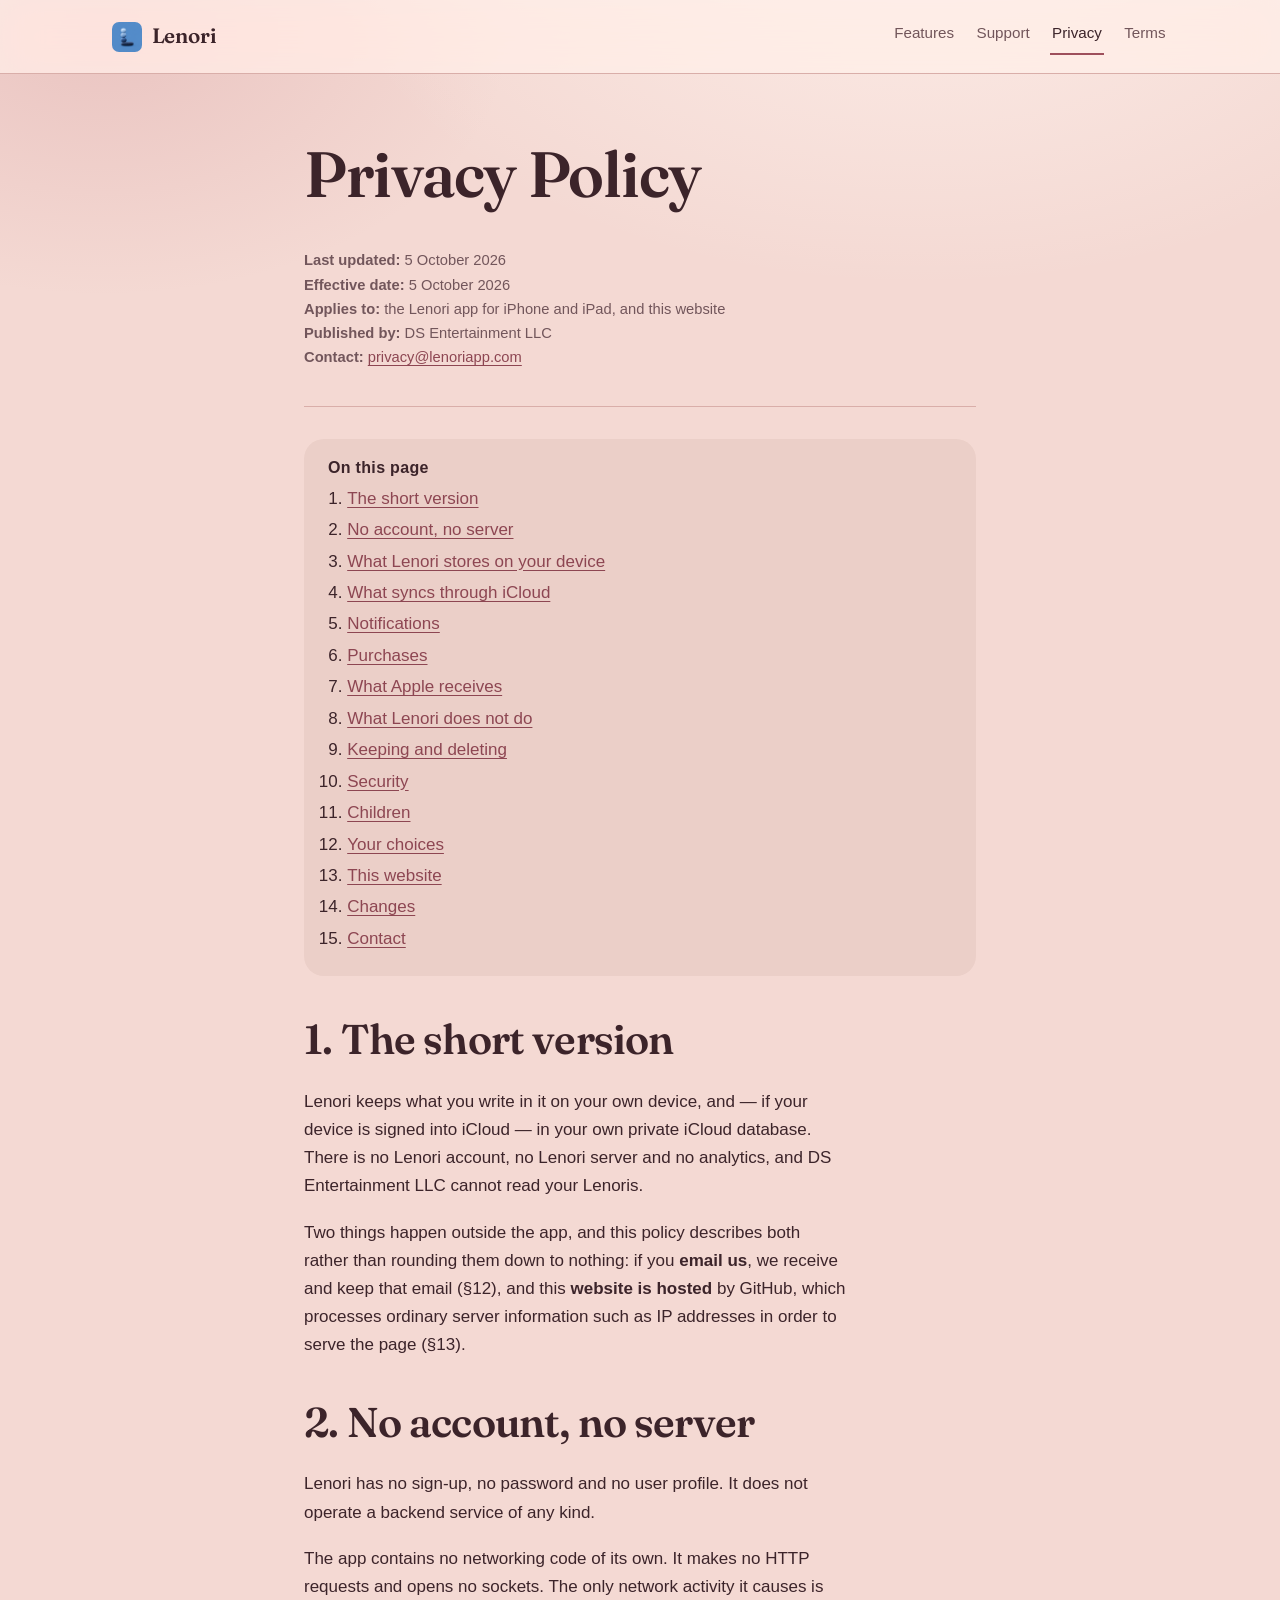
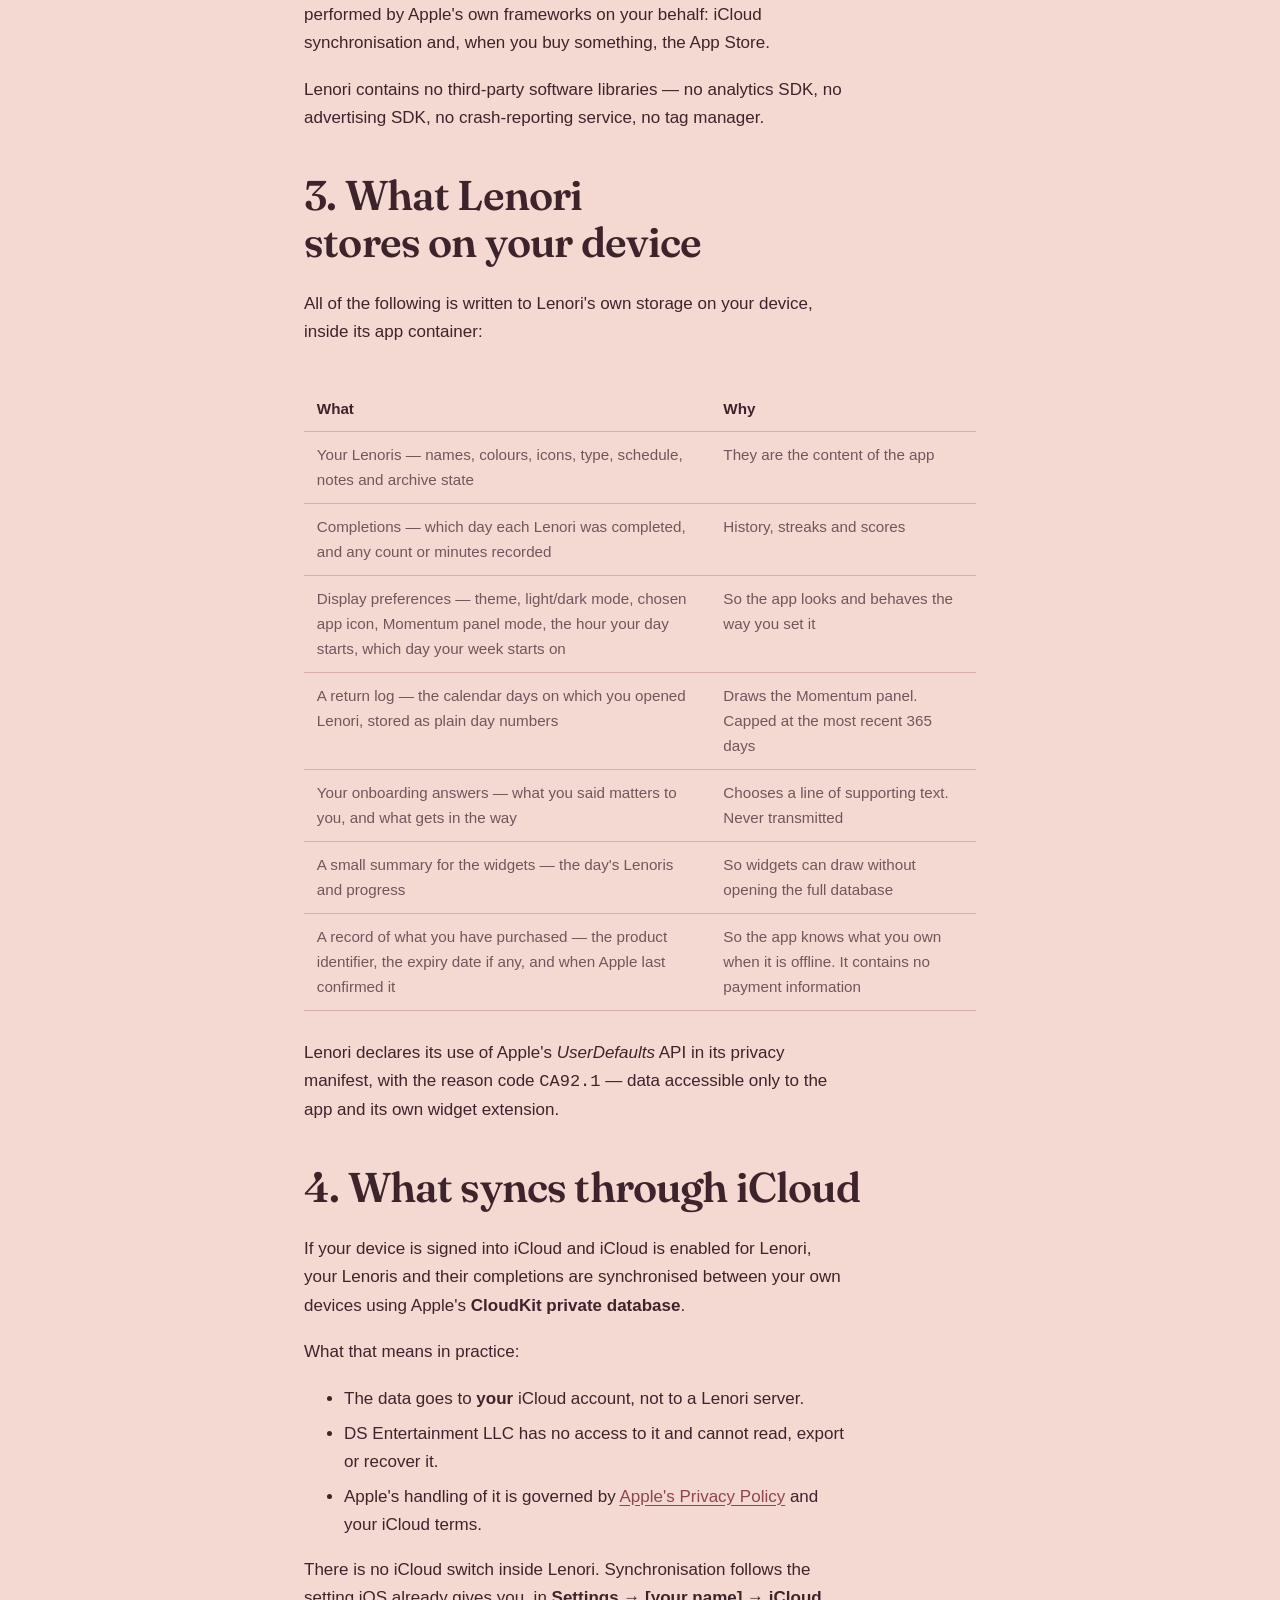
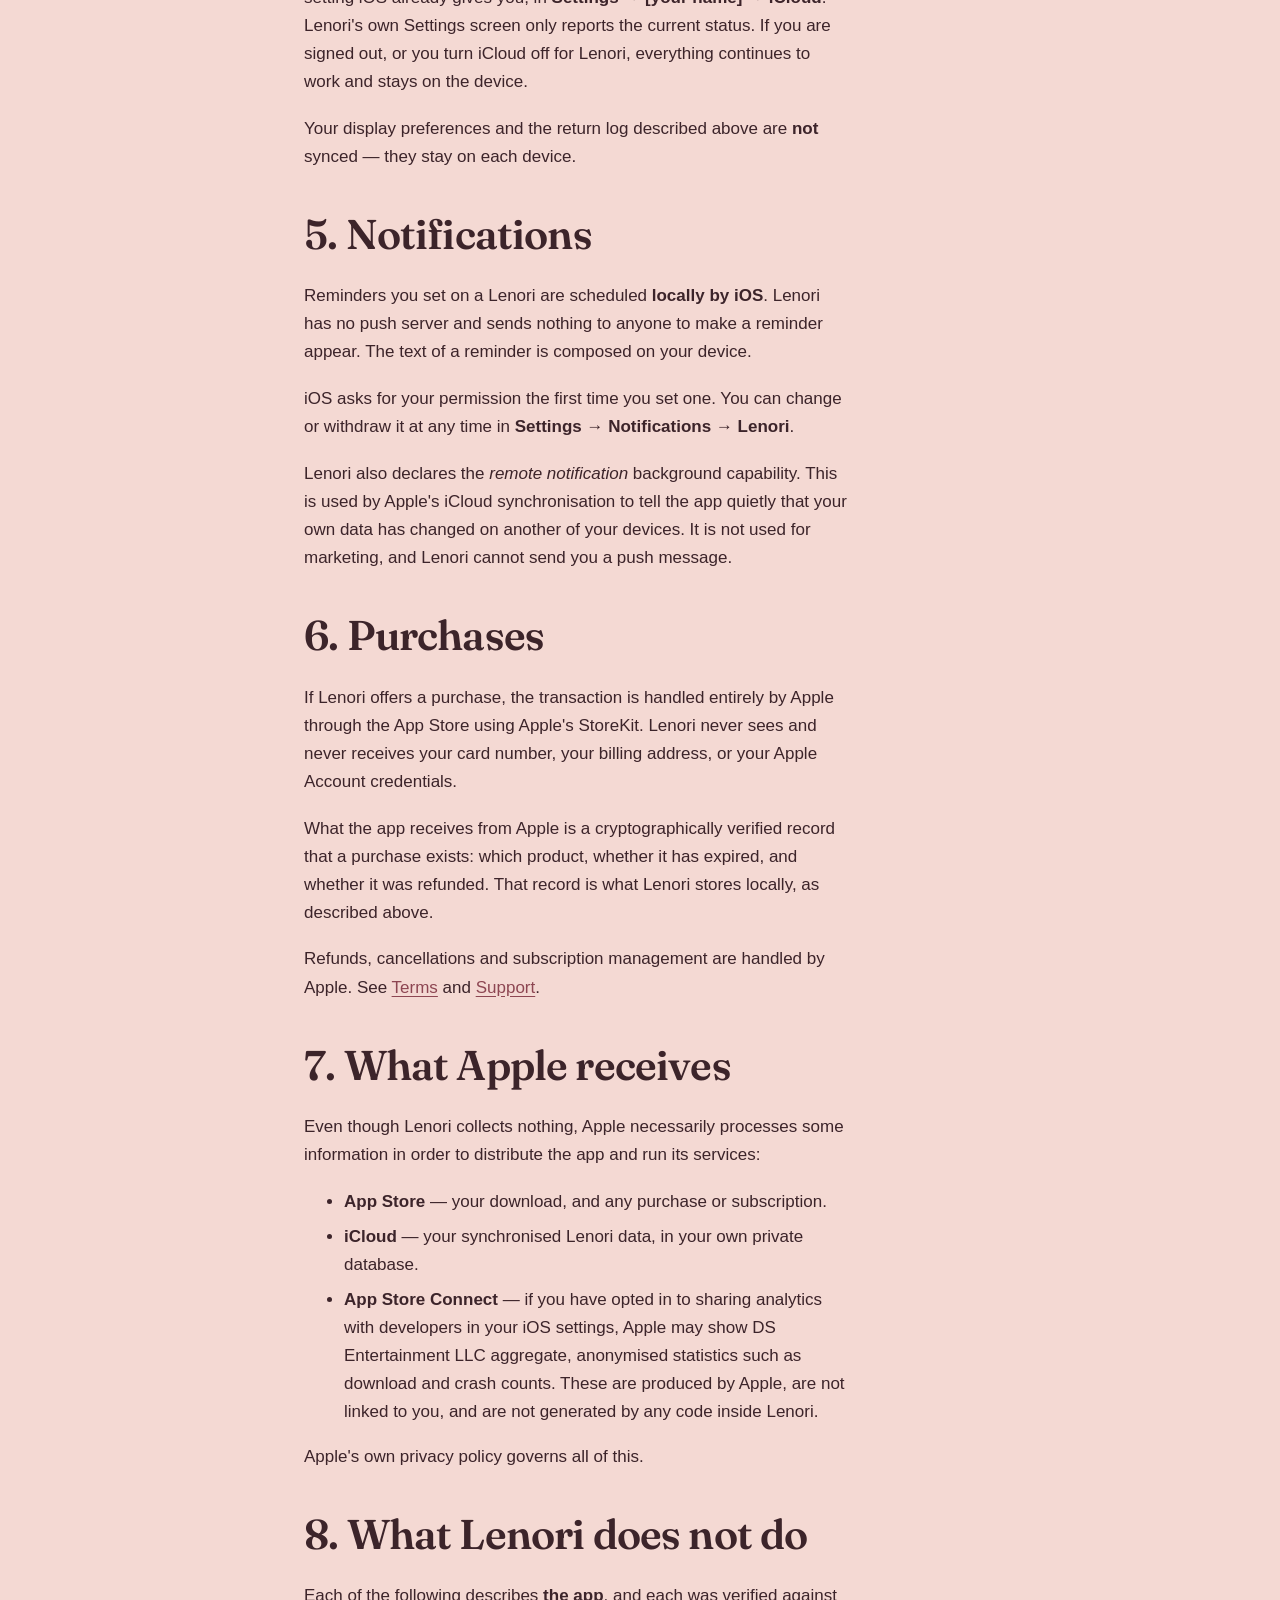
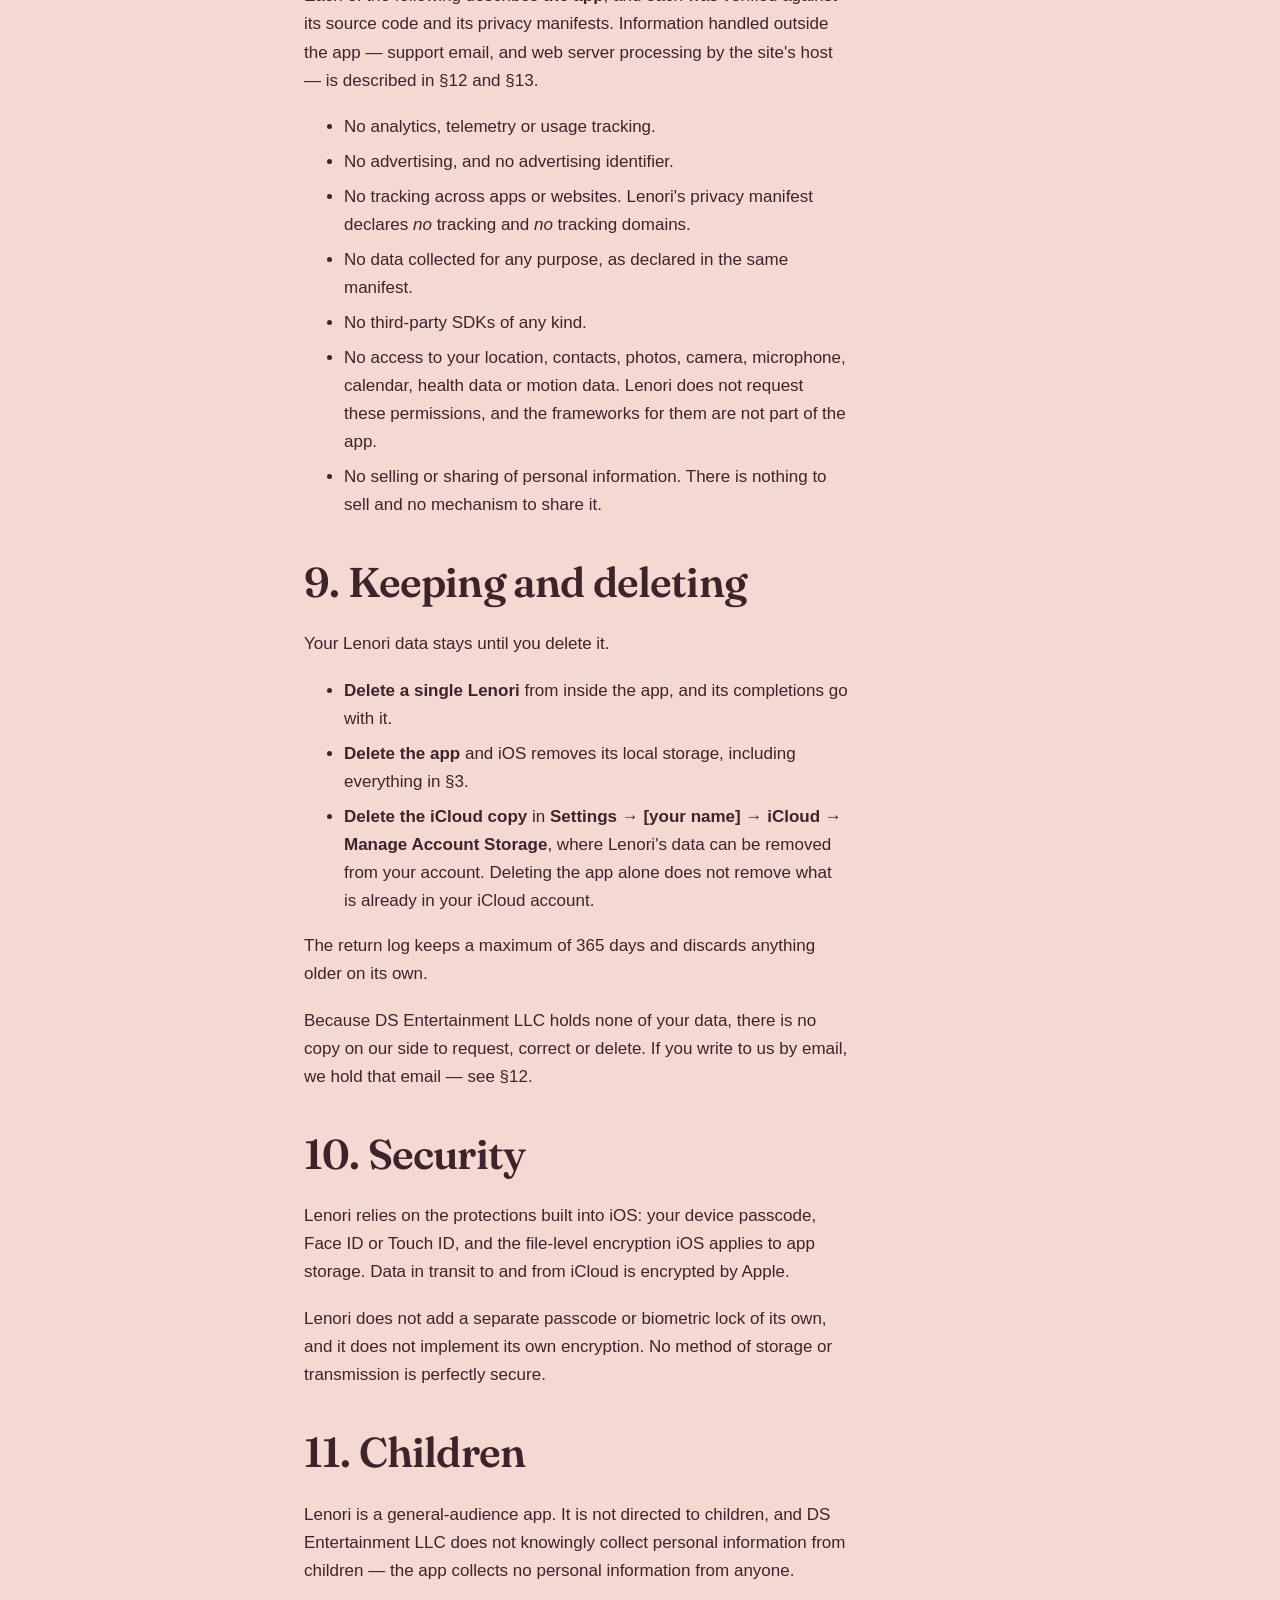
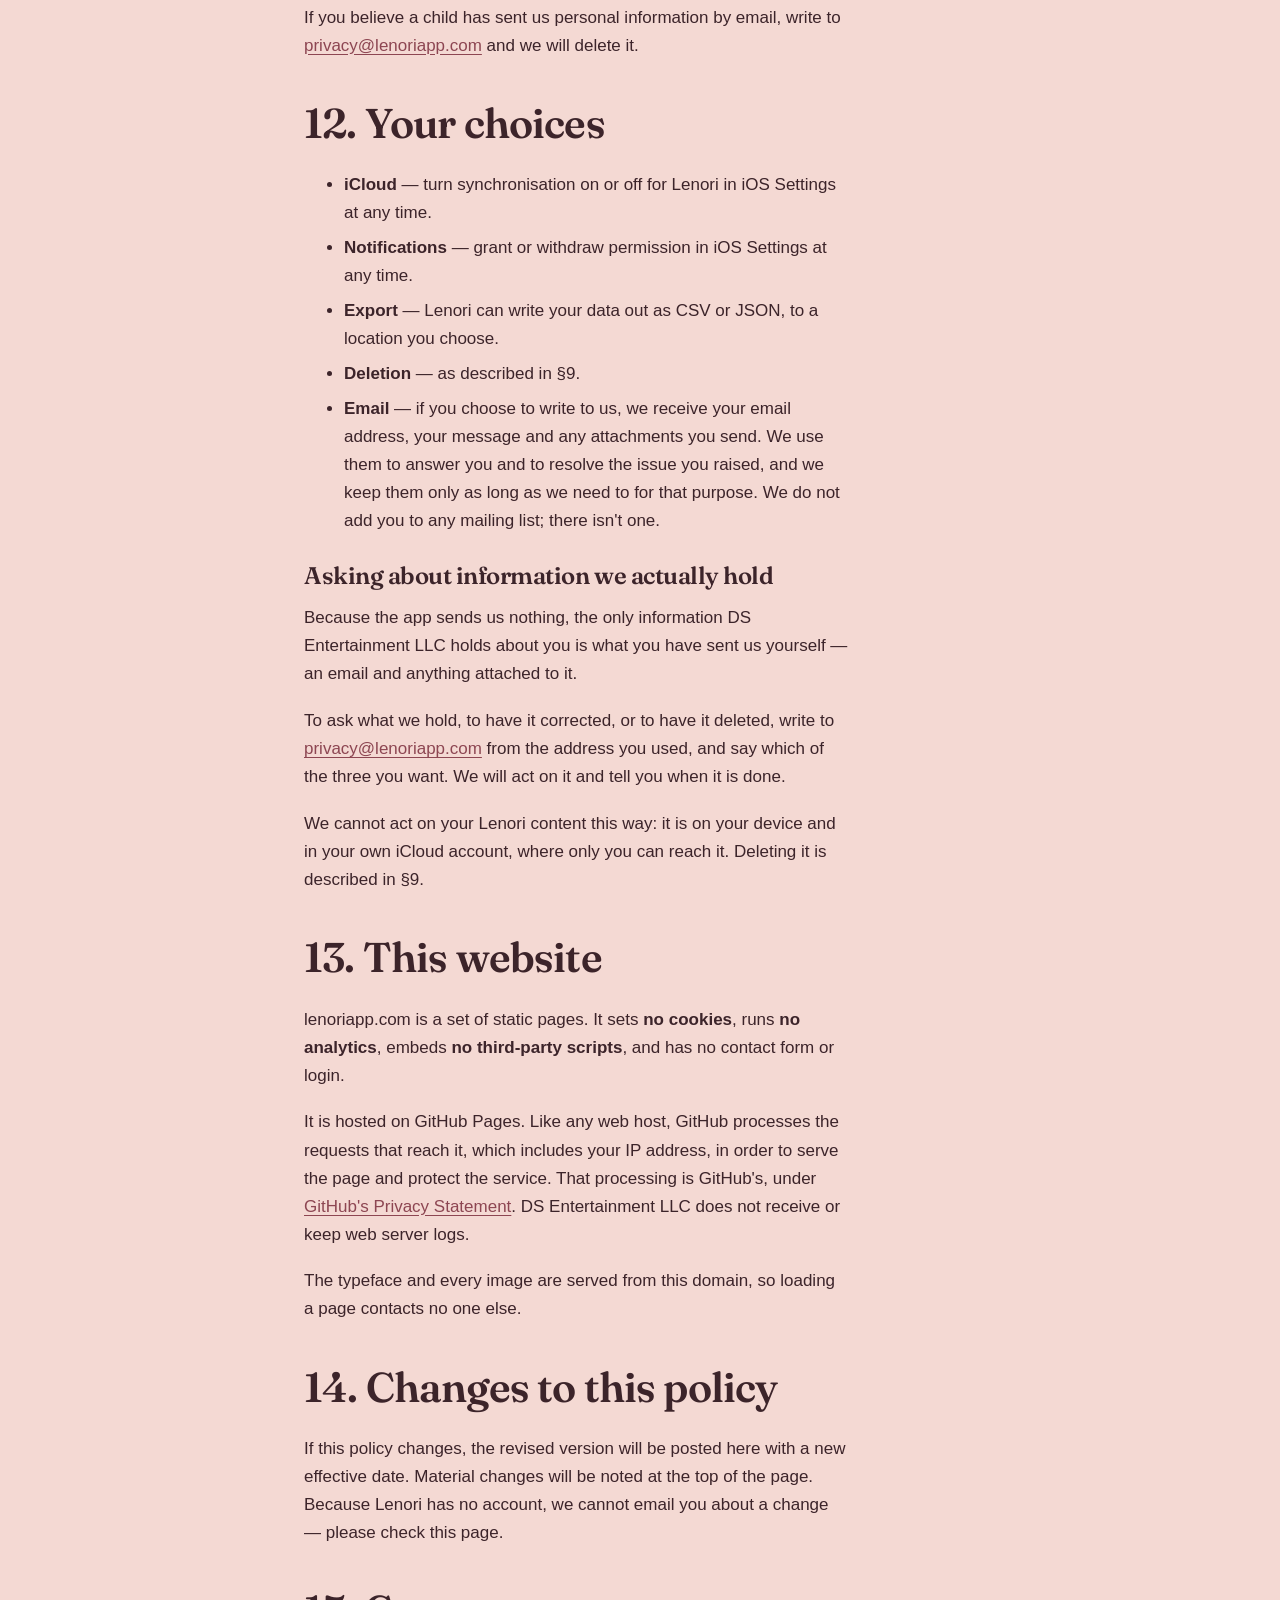
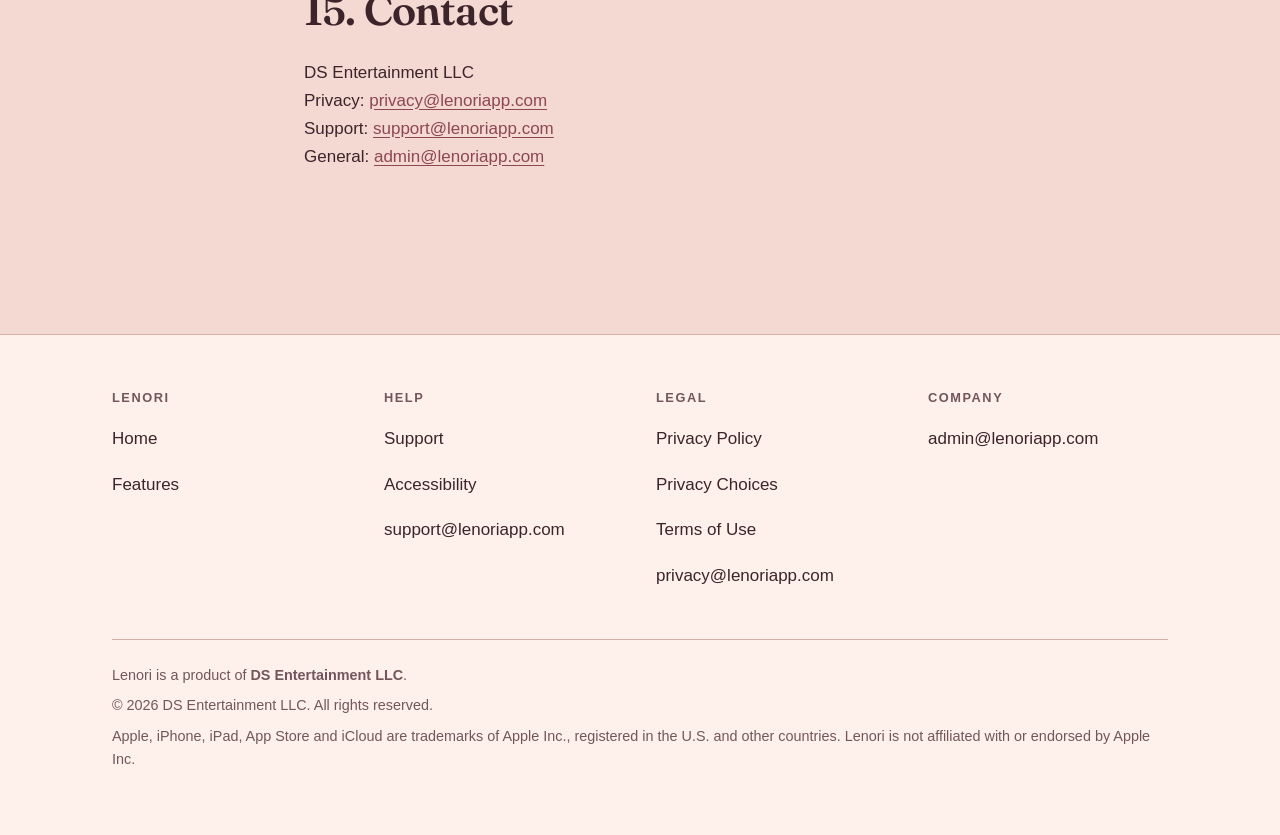
<file: privacy/index.html>
<!doctype html>
<html lang="en">
<head>
<meta charset="utf-8">
<meta http-equiv="Content-Security-Policy" content="default-src 'none'; img-src 'self'; style-src 'self'; font-src 'self'; form-action 'none'; base-uri 'none'">
<meta name="referrer" content="no-referrer">
<meta name="viewport" content="width=device-width, initial-scale=1, viewport-fit=cover">
<title>Privacy Policy — Lenori</title>
<meta name="description" content="Lenori's privacy policy. What is stored on your device, what syncs through your own iCloud account, what is never collected, and how to reach us at privacy@lenoriapp.com.">
<link rel="canonical" href="https://lenoriapp.com/privacy/">
<link rel="stylesheet" href="../styles.css">
<link rel="icon" href="../images/favicon-64.png" sizes="any" type="image/png">
<link rel="apple-touch-icon" href="../images/apple-touch-icon.png">
<meta name="theme-color" content="#f4d9d3" media="(prefers-color-scheme: light)">
<meta name="theme-color" content="#241318" media="(prefers-color-scheme: dark)">
<meta property="og:type" content="website">
<meta property="og:site_name" content="Lenori">
<meta property="og:title" content="Privacy Policy — Lenori">
<meta property="og:description" content="What Lenori stores, what syncs through your own iCloud, and what is never collected.">
<meta property="og:url" content="https://lenoriapp.com/privacy/">
<meta property="og:image" content="https://lenoriapp.com/images/og-card.jpg">
<meta property="og:image:width" content="1200">
<meta property="og:image:height" content="630">
<meta property="og:image:alt" content="The Lenori app icon: a soft letter L over a sunrise landscape.">
<meta property="og:locale" content="en_US">
<meta name="twitter:card" content="summary_large_image">
<meta name="twitter:title" content="Privacy Policy — Lenori">
<meta name="twitter:description" content="What Lenori stores, what syncs through your own iCloud, and what is never collected.">
<meta name="twitter:image" content="https://lenoriapp.com/images/og-card.jpg">
</head>
<body>
<a class="skip-link" href="#main">Skip to content</a>

<header class="site-header">
  <div class="wrap site-header__inner">
    <a class="brand" href="/">
      <img src="../images/favicon-64.png" alt="" width="30" height="30">
      Lenori
    </a>
    <nav class="site-nav" aria-label="Primary">
      <ul>
        <li><a href="/features/">Features</a></li>
        <li><a href="/support/">Support</a></li>
        <li><a href="/privacy/" aria-current="page">Privacy</a></li>
        <li><a href="/terms/">Terms</a></li>
      </ul>
    </nav>
  </div>
</header>

<main id="main" class="doc">
  <div class="wrap wrap--narrow">
    <h1>Privacy Policy</h1>
    <div class="doc__meta">
      <p><strong>Last updated:</strong> 5 October 2026<br>
      <strong>Effective date:</strong> 5 October 2026<br>
      <strong>Applies to:</strong> the Lenori app for iPhone and iPad, and this website<br>
      <strong>Published by:</strong> DS Entertainment LLC<br>
      <strong>Contact:</strong> <a href="mailto:privacy@lenoriapp.com">privacy@lenoriapp.com</a></p>
    </div>

    <nav class="toc" aria-labelledby="toc-heading">
      <h2 id="toc-heading">On this page</h2>
      <ol>
        <li><a href="#summary">The short version</a></li>
        <li><a href="#no-server">No account, no server</a></li>
        <li><a href="#device">What Lenori stores on your device</a></li>
        <li><a href="#icloud">What syncs through iCloud</a></li>
        <li><a href="#notifications">Notifications</a></li>
        <li><a href="#purchases">Purchases</a></li>
        <li><a href="#apple">What Apple receives</a></li>
        <li><a href="#not-collected">What Lenori does not do</a></li>
        <li><a href="#retention">Keeping and deleting</a></li>
        <li><a href="#security">Security</a></li>
        <li><a href="#children">Children</a></li>
        <li><a href="#choices">Your choices</a></li>
        <li><a href="#website">This website</a></li>
        <li><a href="#changes">Changes</a></li>
        <li><a href="#contact">Contact</a></li>
      </ol>
    </nav>

    <h2 id="summary">1. The short version</h2>
    <p>Lenori keeps what you write in it on your own device, and — if your
      device is signed into iCloud — in your own private iCloud database. There
      is no Lenori account, no Lenori server and no analytics, and
      DS Entertainment LLC cannot read your Lenoris.</p>
    <p>Two things happen outside the app, and this policy describes both rather
      than rounding them down to nothing: if you <strong>email us</strong>, we
      receive and keep that email (§12), and this <strong>website is
      hosted</strong> by GitHub, which processes ordinary server information
      such as IP addresses in order to serve the page (§13).</p>

    <h2 id="no-server">2. No account, no server</h2>
    <p>Lenori has no sign-up, no password and no user profile. It does not
      operate a backend service of any kind.</p>
    <p>The app contains no networking code of its own. It makes no HTTP requests
      and opens no sockets. The only network activity it causes is performed by
      Apple's own frameworks on your behalf: iCloud synchronisation and, when
      you buy something, the App&nbsp;Store.</p>
    <p>Lenori contains no third-party software libraries — no analytics SDK, no
      advertising SDK, no crash-reporting service, no tag manager.</p>

    <h2 id="device">3. What Lenori stores on your device</h2>
    <p>All of the following is written to Lenori's own storage on your device,
      inside its app container:</p>
    <div class="table-scroll">
    <table>
      <caption class="visually-hidden">Data Lenori stores locally on your device</caption>
      <thead>
        <tr><th scope="col">What</th><th scope="col">Why</th></tr>
      </thead>
      <tbody>
        <tr>
          <td>Your Lenoris — names, colours, icons, type, schedule, notes and
            archive state</td>
          <td>They are the content of the app</td>
        </tr>
        <tr>
          <td>Completions — which day each Lenori was completed, and any count
            or minutes recorded</td>
          <td>History, streaks and scores</td>
        </tr>
        <tr>
          <td>Display preferences — theme, light/dark mode, chosen app icon,
            Momentum panel mode, the hour your day starts, which day your week
            starts on</td>
          <td>So the app looks and behaves the way you set it</td>
        </tr>
        <tr>
          <td>A return log — the calendar days on which you opened Lenori,
            stored as plain day numbers</td>
          <td>Draws the Momentum panel. Capped at the most recent 365 days</td>
        </tr>
        <tr>
          <td>Your onboarding answers — what you said matters to you, and what
            gets in the way</td>
          <td>Chooses a line of supporting text. Never transmitted</td>
        </tr>
        <tr>
          <td>A small summary for the widgets — the day's Lenoris and progress</td>
          <td>So widgets can draw without opening the full database</td>
        </tr>
        <tr>
          <td>A record of what you have purchased — the product identifier, the
            expiry date if any, and when Apple last confirmed it</td>
          <td>So the app knows what you own when it is offline. It contains no
            payment information</td>
        </tr>
      </tbody>
    </table>
    </div>
    <p>Lenori declares its use of Apple's <em>UserDefaults</em> API in its
      privacy manifest, with the reason code <code>CA92.1</code> — data
      accessible only to the app and its own widget extension.</p>

    <h2 id="icloud">4. What syncs through iCloud</h2>
    <p>If your device is signed into iCloud and iCloud is enabled for Lenori,
      your Lenoris and their completions are synchronised between your own
      devices using Apple's <strong>CloudKit private database</strong>.</p>
    <p>What that means in practice:</p>
    <ul>
      <li>The data goes to <strong>your</strong> iCloud account, not to a
        Lenori server.</li>
      <li>DS Entertainment LLC has no access to it and cannot read, export or
        recover it.</li>
      <li>Apple's handling of it is governed by
        <a href="https://www.apple.com/legal/privacy/" rel="noopener noreferrer">Apple's
        Privacy Policy</a> and your iCloud terms.</li>
    </ul>
    <p>There is no iCloud switch inside Lenori. Synchronisation follows the
      setting iOS already gives you, in <strong>Settings → [your name] → iCloud</strong>.
      Lenori's own Settings screen only reports the current status. If you are
      signed out, or you turn iCloud off for Lenori, everything continues to
      work and stays on the device.</p>
    <p>Your display preferences and the return log described above are
      <strong>not</strong> synced — they stay on each device.</p>

    <h2 id="notifications">5. Notifications</h2>
    <p>Reminders you set on a Lenori are scheduled <strong>locally by iOS</strong>.
      Lenori has no push server and sends nothing to anyone to make a reminder
      appear. The text of a reminder is composed on your device.</p>
    <p>iOS asks for your permission the first time you set one. You can change
      or withdraw it at any time in <strong>Settings → Notifications → Lenori</strong>.</p>
    <p>Lenori also declares the <em>remote notification</em> background
      capability. This is used by Apple's iCloud synchronisation to tell the app
      quietly that your own data has changed on another of your devices. It is
      not used for marketing, and Lenori cannot send you a push message.</p>

    <h2 id="purchases">6. Purchases</h2>
    <p>If Lenori offers a purchase, the transaction is handled entirely by Apple
      through the App&nbsp;Store using Apple's StoreKit. Lenori never sees and
      never receives your card number, your billing address, or your Apple
      Account credentials.</p>
    <p>What the app receives from Apple is a cryptographically verified record
      that a purchase exists: which product, whether it has expired, and whether
      it was refunded. That record is what Lenori stores locally, as described
      above.</p>
    <p>Refunds, cancellations and subscription management are handled by Apple.
      See <a href="/terms/">Terms</a> and <a href="/support/#subscriptions">Support</a>.</p>

    <h2 id="apple">7. What Apple receives</h2>
    <p>Even though Lenori collects nothing, Apple necessarily processes some
      information in order to distribute the app and run its services:</p>
    <ul>
      <li><strong>App&nbsp;Store</strong> — your download, and any purchase or
        subscription.</li>
      <li><strong>iCloud</strong> — your synchronised Lenori data, in your own
        private database.</li>
      <li><strong>App&nbsp;Store Connect</strong> — if you have opted in to
        sharing analytics with developers in your iOS settings, Apple may show
        DS Entertainment LLC aggregate, anonymised statistics such as download
        and crash counts. These are produced by Apple, are not linked to you,
        and are not generated by any code inside Lenori.</li>
    </ul>
    <p>Apple's own privacy policy governs all of this.</p>

    <h2 id="not-collected">8. What Lenori does not do</h2>
    <p>Each of the following describes <strong>the app</strong>, and each was
      verified against its source code and its privacy manifests. Information
      handled outside the app — support email, and web server processing by the
      site's host — is described in §12 and §13.</p>
    <ul>
      <li>No analytics, telemetry or usage tracking.</li>
      <li>No advertising, and no advertising identifier.</li>
      <li>No tracking across apps or websites. Lenori's privacy manifest
        declares <em>no</em> tracking and <em>no</em> tracking domains.</li>
      <li>No data collected for any purpose, as declared in the same manifest.</li>
      <li>No third-party SDKs of any kind.</li>
      <li>No access to your location, contacts, photos, camera, microphone,
        calendar, health data or motion data. Lenori does not request these
        permissions, and the frameworks for them are not part of the app.</li>
      <li>No selling or sharing of personal information. There is nothing to
        sell and no mechanism to share it.</li>
    </ul>

    <h2 id="retention">9. Keeping and deleting</h2>
    <p>Your Lenori data stays until you delete it.</p>
    <ul>
      <li><strong>Delete a single Lenori</strong> from inside the app, and its
        completions go with it.</li>
      <li><strong>Delete the app</strong> and iOS removes its local storage,
        including everything in §3.</li>
      <li><strong>Delete the iCloud copy</strong> in
        <strong>Settings → [your name] → iCloud → Manage Account Storage</strong>,
        where Lenori's data can be removed from your account. Deleting the app
        alone does not remove what is already in your iCloud account.</li>
    </ul>
    <p>The return log keeps a maximum of 365 days and discards anything older on
      its own.</p>
    <p>Because DS Entertainment LLC holds none of your data, there is no copy on
      our side to request, correct or delete. If you write to us by email, we
      hold that email — see §12.</p>

    <h2 id="security">10. Security</h2>
    <p>Lenori relies on the protections built into iOS: your device passcode,
      Face&nbsp;ID or Touch&nbsp;ID, and the file-level encryption iOS applies
      to app storage. Data in transit to and from iCloud is encrypted by Apple.</p>
    <p>Lenori does not add a separate passcode or biometric lock of its own, and
      it does not implement its own encryption. No method of storage or
      transmission is perfectly secure.</p>

    <h2 id="children">11. Children</h2>
    <p>Lenori is a general-audience app. It is not directed to children, and
      DS Entertainment LLC does not knowingly collect personal information from
      children — the app collects no personal information from anyone.</p>
    <p>If you believe a child has sent us personal information by email, write
      to <a href="mailto:privacy@lenoriapp.com">privacy@lenoriapp.com</a> and we
      will delete it.</p>

    <h2 id="choices">12. Your choices</h2>
    <ul>
      <li><strong>iCloud</strong> — turn synchronisation on or off for Lenori in
        iOS Settings at any time.</li>
      <li><strong>Notifications</strong> — grant or withdraw permission in iOS
        Settings at any time.</li>
      <li><strong>Export</strong> — Lenori can write your data out as CSV or
        JSON, to a location you choose.</li>
      <li><strong>Deletion</strong> — as described in §9.</li>
      <li><strong>Email</strong> — if you choose to write to us, we receive
        your email address, your message and any attachments you send. We use
        them to answer you and to resolve the issue you raised, and we keep
        them only as long as we need to for that purpose. We do not add you to
        any mailing list; there isn't one.</li>
    </ul>

    <h3>Asking about information we actually hold</h3>
    <p>Because the app sends us nothing, the only information DS Entertainment
      LLC holds about you is what you have sent us yourself — an email and
      anything attached to it.</p>
    <p>To ask what we hold, to have it corrected, or to have it deleted, write
      to <a href="mailto:privacy@lenoriapp.com">privacy@lenoriapp.com</a> from
      the address you used, and say which of the three you want. We will act on
      it and tell you when it is done.</p>
    <p>We cannot act on your Lenori content this way: it is on your device and
      in your own iCloud account, where only you can reach it. Deleting it is
      described in §9.</p>

    <h2 id="website">13. This website</h2>
    <p>lenoriapp.com is a set of static pages. It sets <strong>no cookies</strong>,
      runs <strong>no analytics</strong>, embeds <strong>no third-party
      scripts</strong>, and has no contact form or login.</p>
    <p>It is hosted on GitHub Pages. Like any web host, GitHub processes the
      requests that reach it, which includes your IP address, in order to serve
      the page and protect the service. That processing is GitHub's, under
      <a href="https://docs.github.com/site-policy/privacy-policies/github-privacy-statement" rel="noopener noreferrer">GitHub's
      Privacy Statement</a>. DS Entertainment LLC does not receive or keep web
      server logs.</p>
    <p>The typeface and every image are served from this domain, so loading a
      page contacts no one else.</p>

    <h2 id="changes">14. Changes to this policy</h2>
    <p>If this policy changes, the revised version will be posted here with a
      new effective date. Material changes will be noted at the top of the page.
      Because Lenori has no account, we cannot email you about a change — please
      check this page.</p>

    <h2 id="contact">15. Contact</h2>
    <p>DS Entertainment LLC<br>
      Privacy: <a href="mailto:privacy@lenoriapp.com">privacy@lenoriapp.com</a><br>
      Support: <a href="mailto:support@lenoriapp.com">support@lenoriapp.com</a><br>
      General: <a href="mailto:admin@lenoriapp.com">admin@lenoriapp.com</a></p>

  </div>
</main>

<footer class="site-footer">
  <div class="wrap">
    <div class="site-footer__grid">
      <div>
        <h2>Lenori</h2>
        <ul>
          <li><a href="/">Home</a></li>
          <li><a href="/features/">Features</a></li>
        </ul>
      </div>
      <div>
        <h2>Help</h2>
        <ul>
          <li><a href="/support/">Support</a></li>
          <li><a href="/accessibility/">Accessibility</a></li>
          <li><a href="mailto:support@lenoriapp.com">support@lenoriapp.com</a></li>
        </ul>
      </div>
      <div>
        <h2>Legal</h2>
        <ul>
          <li><a href="/privacy/">Privacy Policy</a></li>
          <li><a href="/privacy/#choices">Privacy Choices</a></li>
          <li><a href="/terms/">Terms of Use</a></li>
          <li><a href="mailto:privacy@lenoriapp.com">privacy@lenoriapp.com</a></li>
        </ul>
      </div>
      <div>
        <h2>Company</h2>
        <ul>
          <li><a href="mailto:admin@lenoriapp.com">admin@lenoriapp.com</a></li>
        </ul>
      </div>
    </div>
    <div class="site-footer__legal">
      <p>Lenori is a product of <strong>DS Entertainment LLC</strong>.</p>
      <p>© 2026 DS Entertainment LLC. All rights reserved.</p>
      <p>Apple, iPhone, iPad, App Store and iCloud are trademarks of Apple Inc.,
        registered in the U.S. and other countries. Lenori is not affiliated with
        or endorsed by Apple Inc.</p>
    </div>
  </div>
</footer>

</body>
</html>
</file>
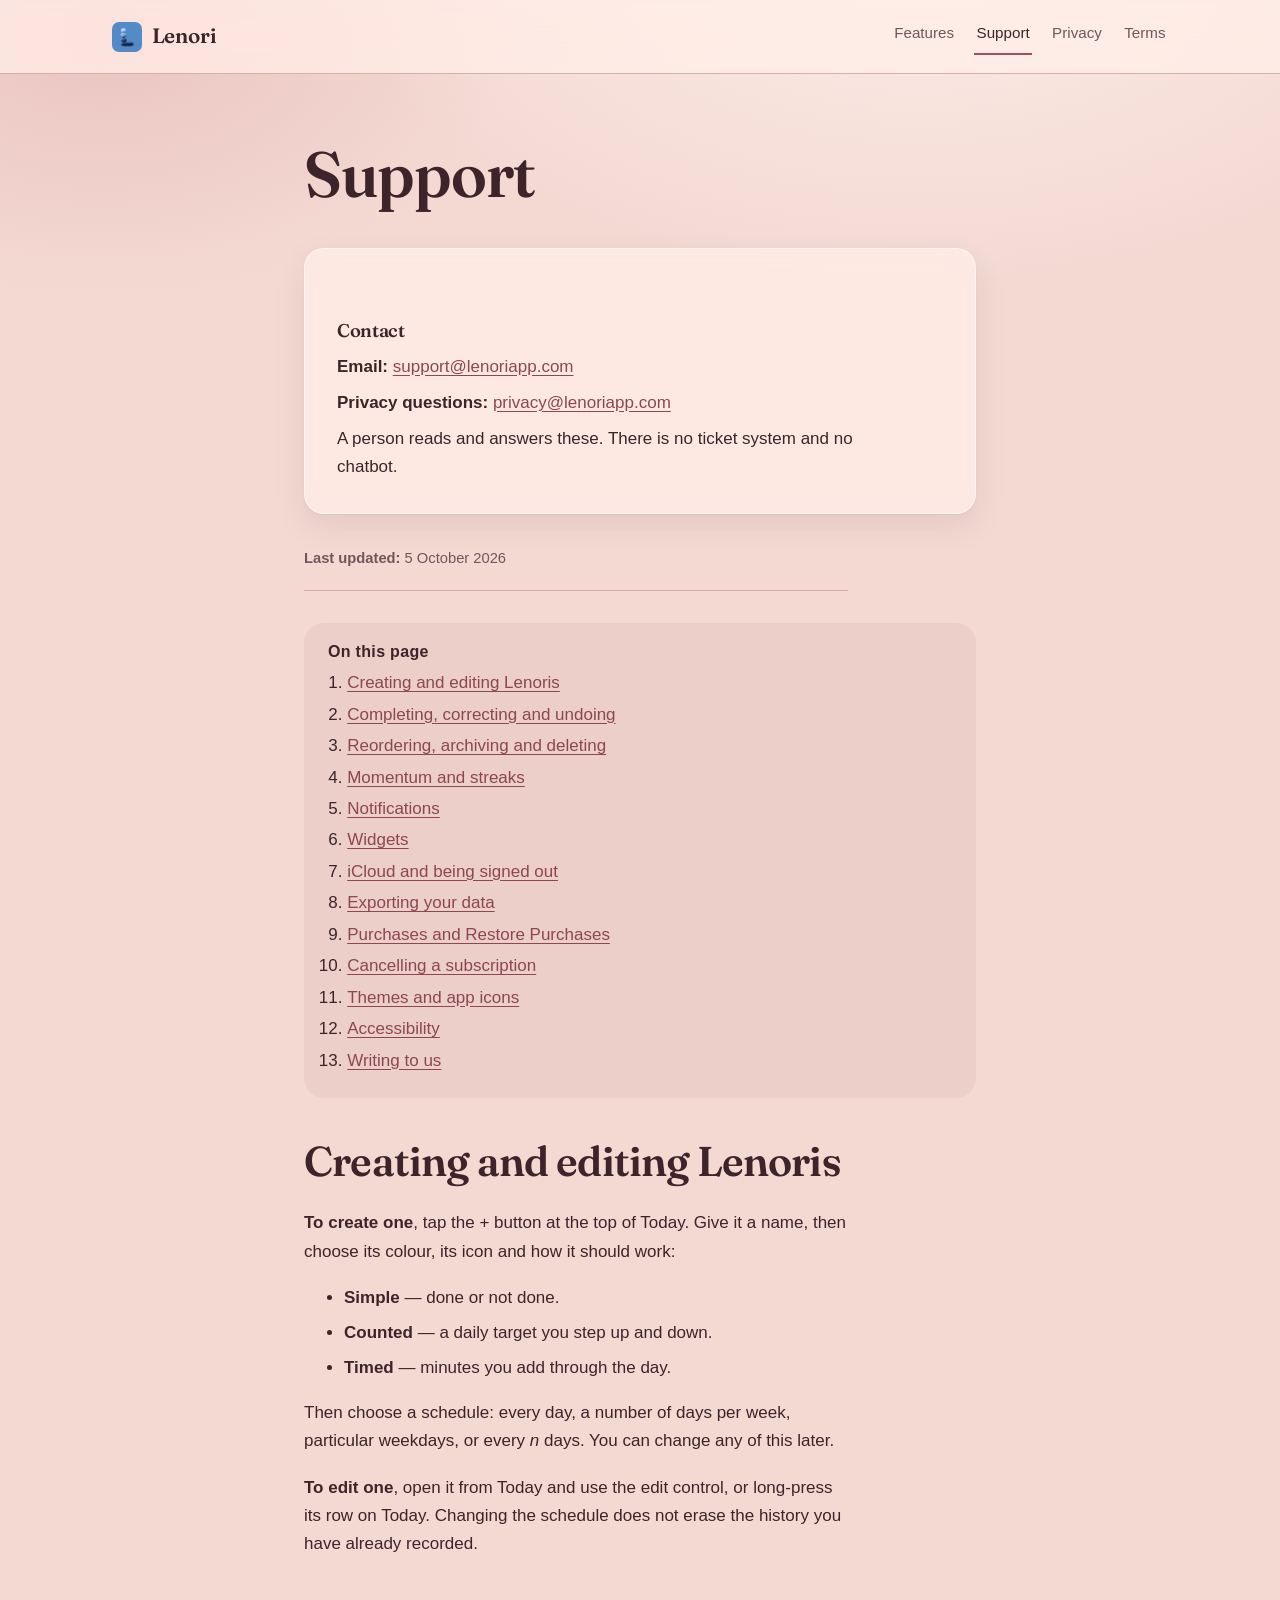
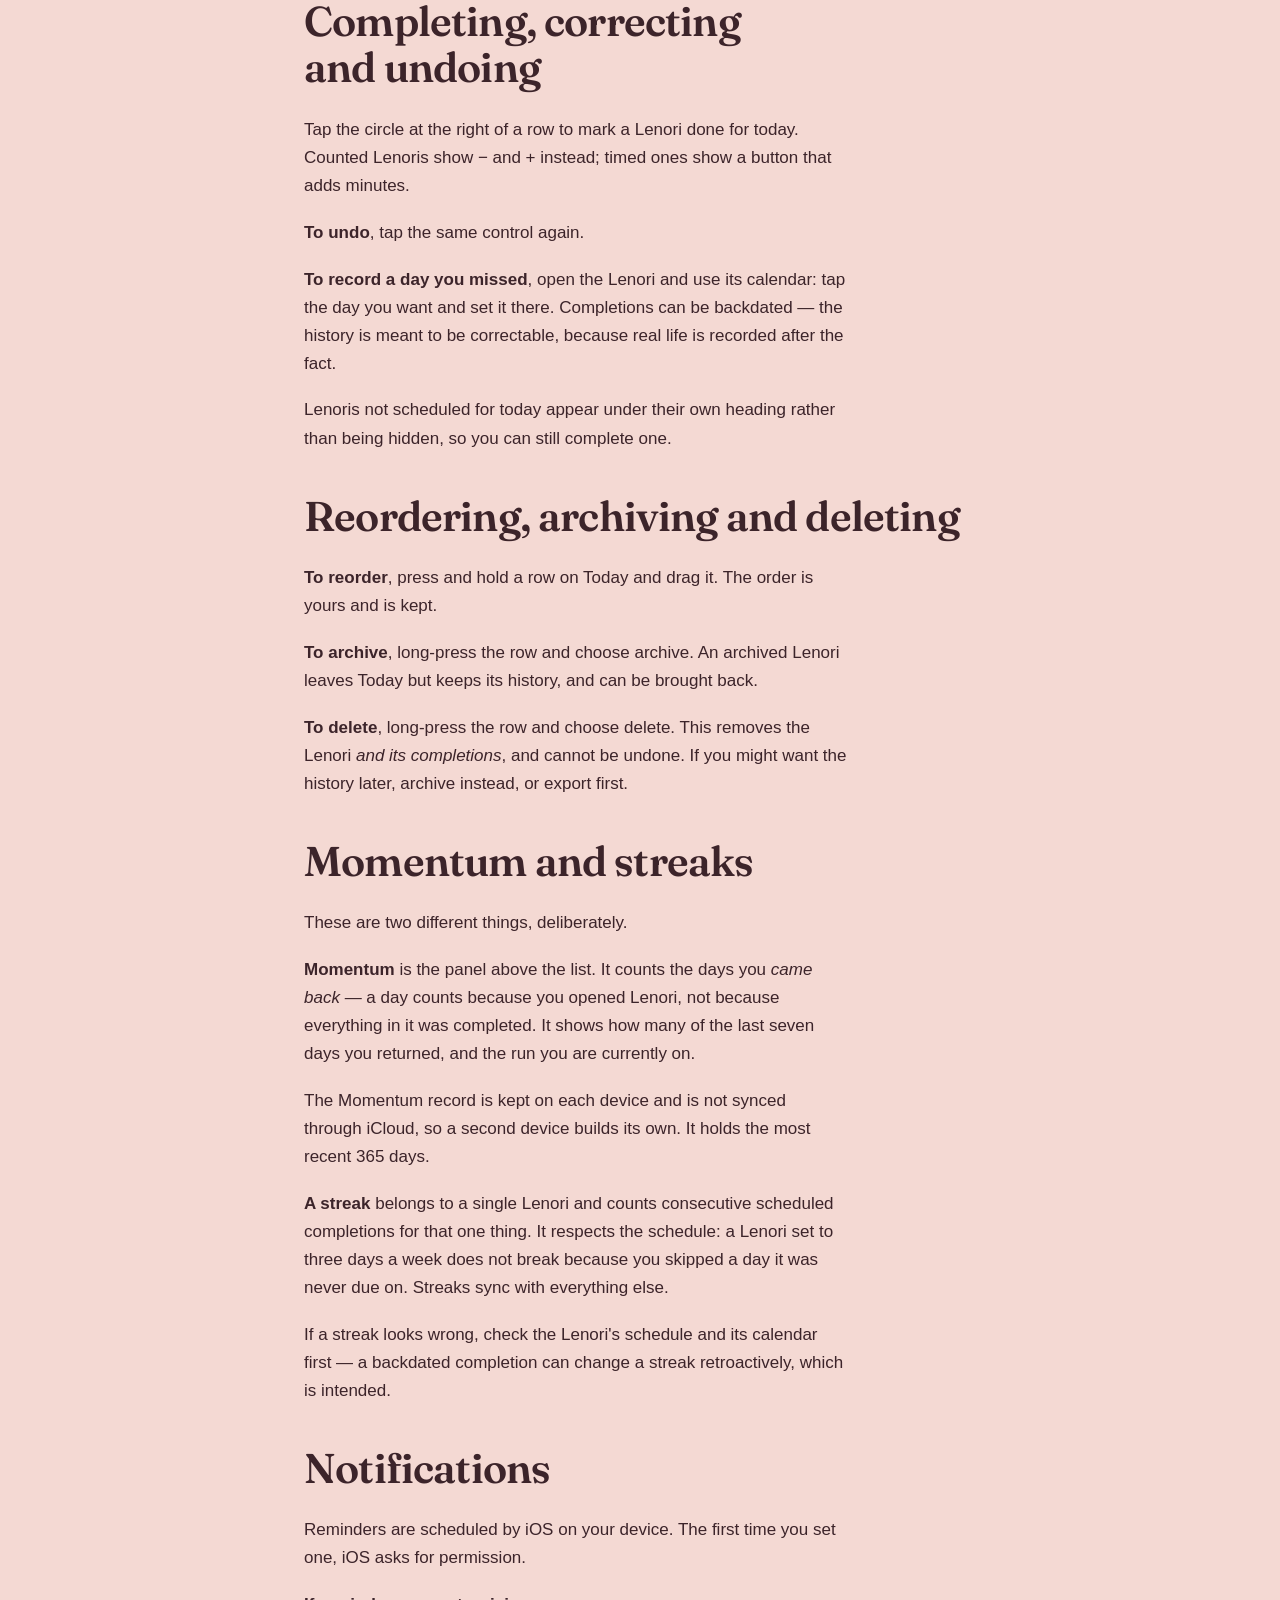
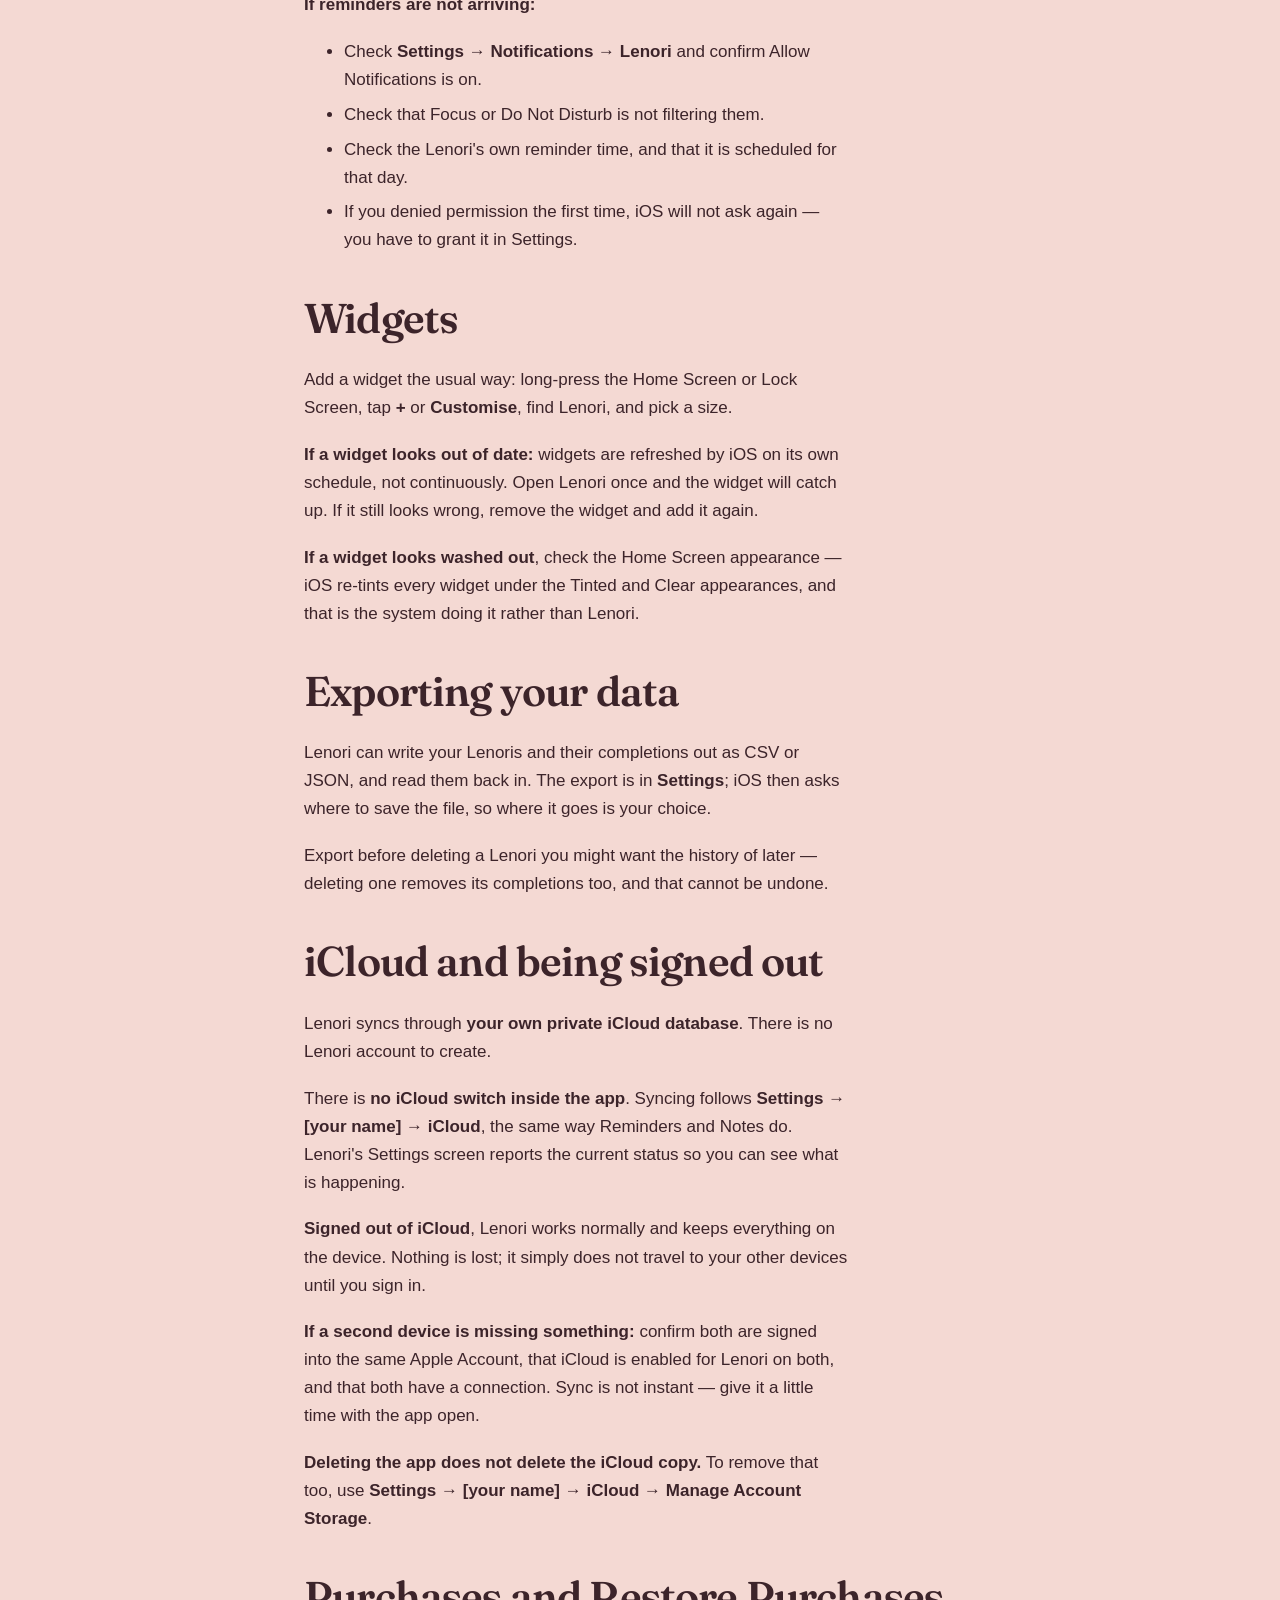
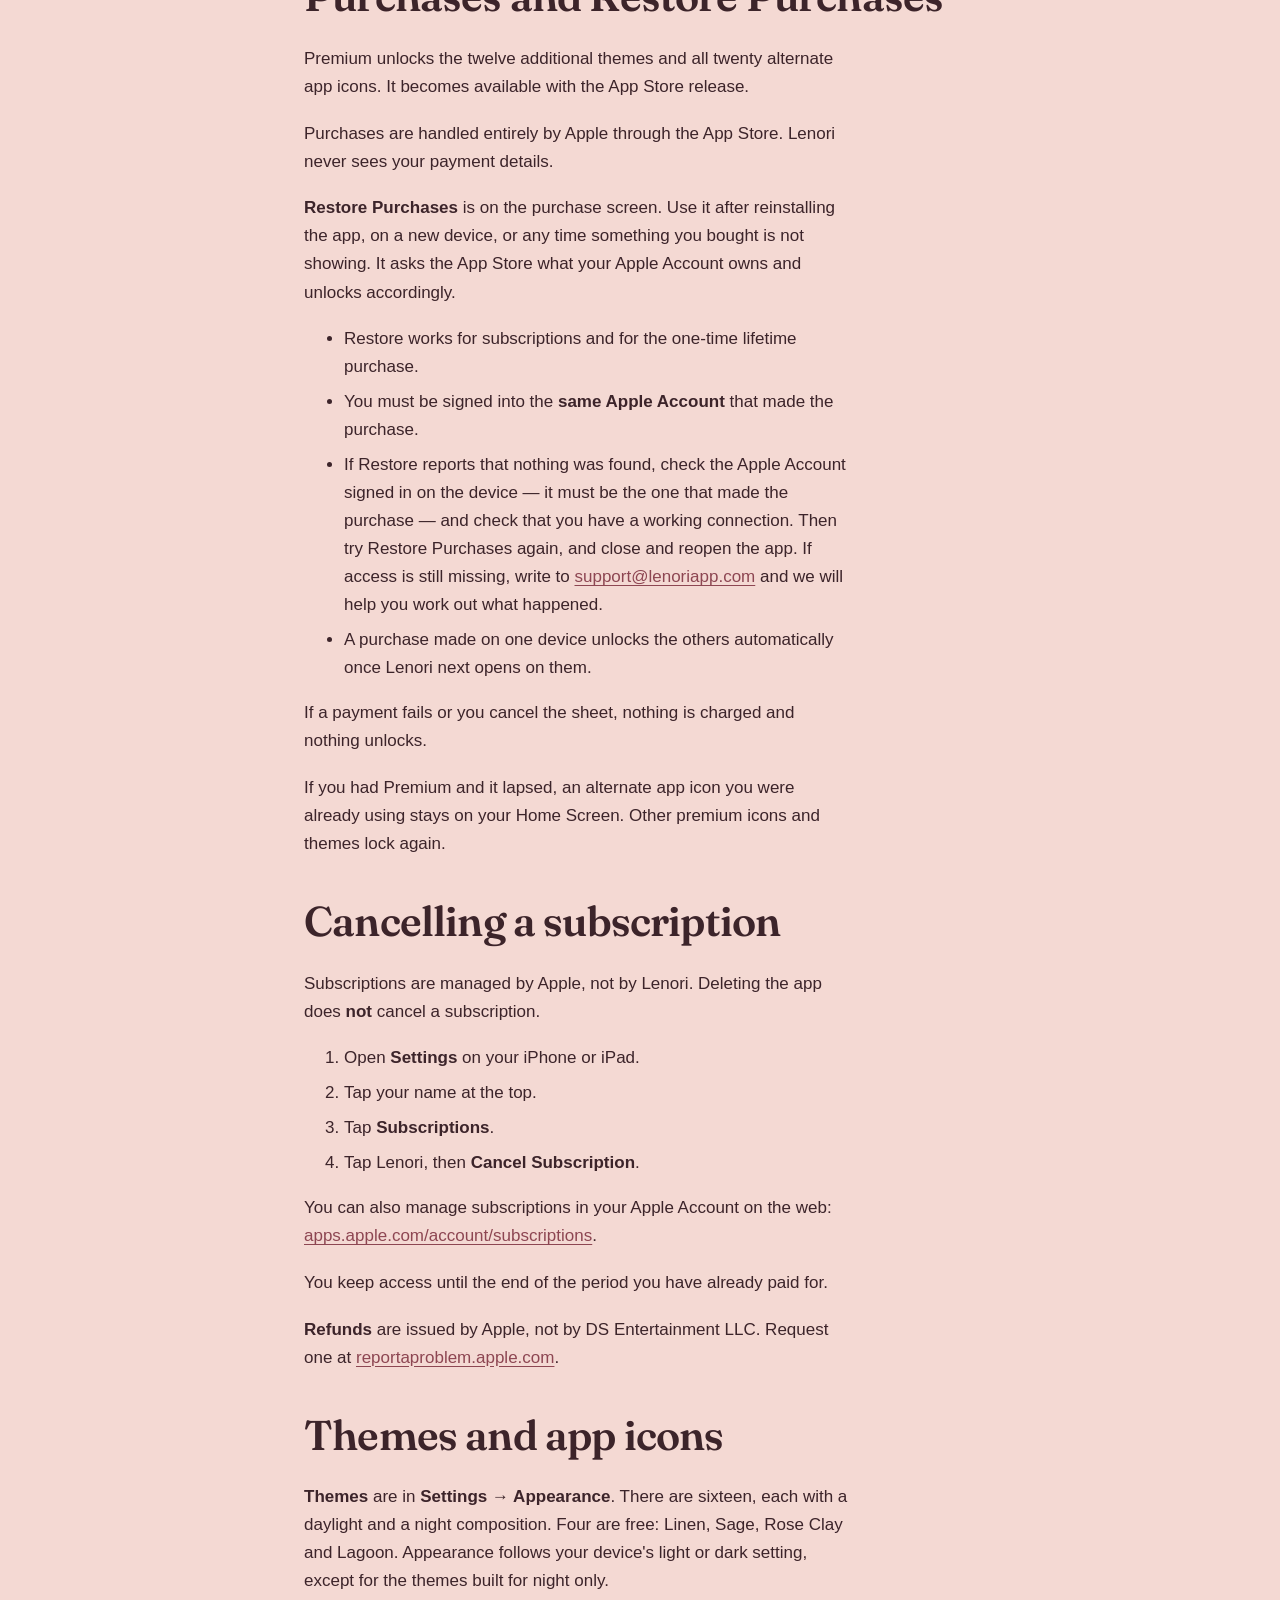
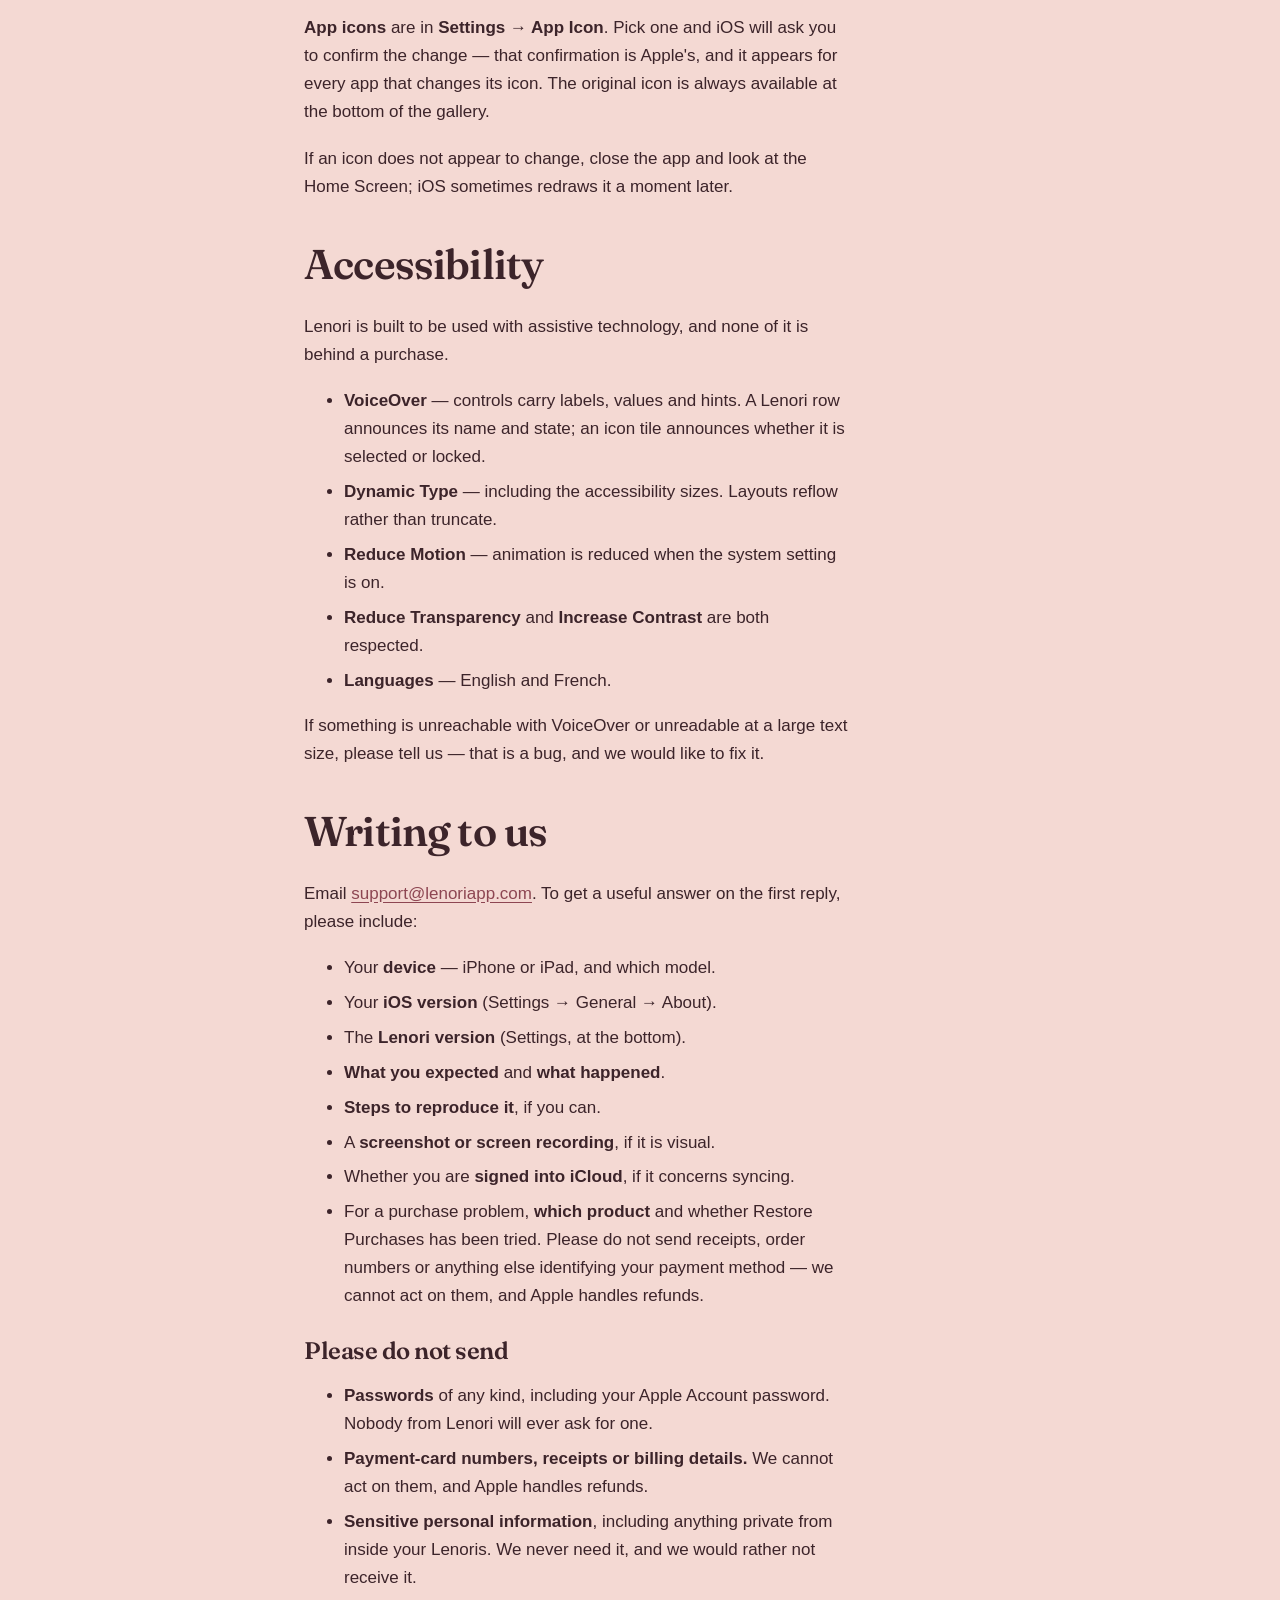
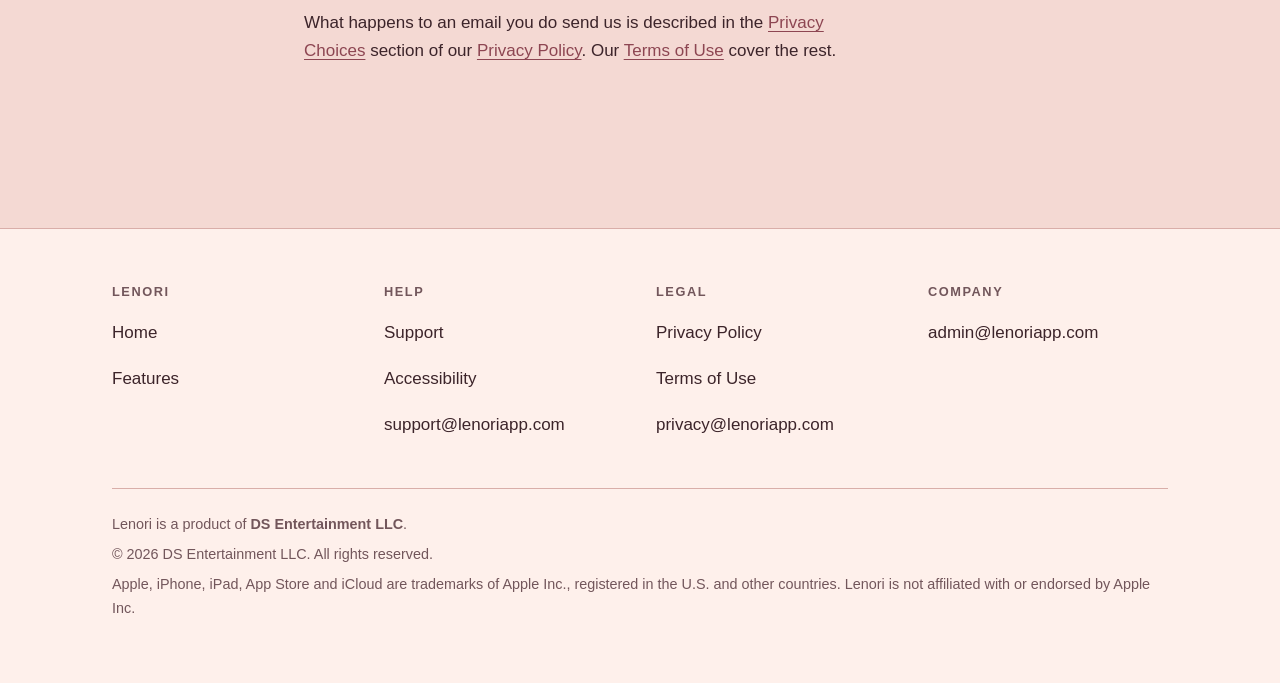
<file: support/index.html>
<!doctype html>
<html lang="en">
<head>
<meta charset="utf-8">
<meta http-equiv="Content-Security-Policy" content="default-src 'none'; img-src 'self'; style-src 'self'; font-src 'self'; form-action 'none'; base-uri 'none'">
<meta name="referrer" content="no-referrer">
<meta name="viewport" content="width=device-width, initial-scale=1, viewport-fit=cover">
<title>Support — Lenori</title>
<meta name="description" content="Help with Lenori: creating, completing, editing, reordering and deleting Lenoris, momentum and streaks, notifications, iCloud, purchases and Restore Purchases, themes, app icons and accessibility. Email support@lenoriapp.com.">
<link rel="canonical" href="https://lenoriapp.com/support/">
<link rel="stylesheet" href="../styles.css">
<link rel="icon" href="../images/favicon-64.png" sizes="any" type="image/png">
<link rel="apple-touch-icon" href="../images/apple-touch-icon.png">
<meta name="theme-color" content="#f4d9d3" media="(prefers-color-scheme: light)">
<meta name="theme-color" content="#241318" media="(prefers-color-scheme: dark)">
<meta property="og:type" content="website">
<meta property="og:site_name" content="Lenori">
<meta property="og:title" content="Support — Lenori">
<meta property="og:description" content="Help with Lenoris, momentum, notifications, iCloud, purchases, themes, icons and accessibility.">
<meta property="og:url" content="https://lenoriapp.com/support/">
<meta property="og:image" content="https://lenoriapp.com/images/og-card.jpg">
<meta property="og:image:width" content="1200">
<meta property="og:image:height" content="630">
<meta property="og:image:alt" content="The Lenori app icon: a soft letter L over a sunrise landscape.">
<meta property="og:locale" content="en_US">
<meta name="twitter:card" content="summary_large_image">
<meta name="twitter:title" content="Support — Lenori">
<meta name="twitter:description" content="Help with Lenoris, momentum, notifications, iCloud, purchases, themes, icons and accessibility.">
<meta name="twitter:image" content="https://lenoriapp.com/images/og-card.jpg">
</head>
<body>
<a class="skip-link" href="#main">Skip to content</a>

<header class="site-header">
  <div class="wrap site-header__inner">
    <a class="brand" href="/">
      <img src="../images/favicon-64.png" alt="" width="30" height="30">
      Lenori
    </a>
    <nav class="site-nav" aria-label="Primary">
      <ul>
        <li><a href="/features/">Features</a></li>
        <li><a href="/support/" aria-current="page">Support</a></li>
        <li><a href="/privacy/">Privacy</a></li>
        <li><a href="/terms/">Terms</a></li>
      </ul>
    </nav>
  </div>
</header>

<main id="main" class="doc">
  <div class="wrap wrap--narrow">
    <h1>Support</h1>
    <div class="card card--glass mb-lg">
      <h2 class="card__heading">Contact</h2>
      <p class="mb-xs"><strong>Email:</strong>
        <a href="mailto:support@lenoriapp.com">support@lenoriapp.com</a></p>
      <p class="mb-xs"><strong>Privacy questions:</strong>
        <a href="mailto:privacy@lenoriapp.com">privacy@lenoriapp.com</a></p>
      <p class="mb-0">A person reads and answers these. There is no
        ticket system and no chatbot.</p>
    </div>
    <p class="doc__meta"><strong>Last updated:</strong> 5 October 2026</p>

    <nav class="toc" aria-labelledby="toc-heading">
      <h2 id="toc-heading">On this page</h2>
      <ol>
        <li><a href="#lenoris">Creating and editing Lenoris</a></li>
        <li><a href="#completing">Completing, correcting and undoing</a></li>
        <li><a href="#reorder">Reordering, archiving and deleting</a></li>
        <li><a href="#momentum">Momentum and streaks</a></li>
        <li><a href="#notifications">Notifications</a></li>
        <li><a href="#widgets">Widgets</a></li>
        <li><a href="#icloud">iCloud and being signed out</a></li>
        <li><a href="#export">Exporting your data</a></li>
        <li><a href="#purchases">Purchases and Restore Purchases</a></li>
        <li><a href="#subscriptions">Cancelling a subscription</a></li>
        <li><a href="#appearance">Themes and app icons</a></li>
        <li><a href="#accessibility">Accessibility</a></li>
        <li><a href="#contact">Writing to us</a></li>
      </ol>
    </nav>

    <h2 id="lenoris">Creating and editing Lenoris</h2>
    <p><strong>To create one</strong>, tap the <span aria-hidden="true">+</span>
      button at the top of Today. Give it a name, then choose its colour, its
      icon and how it should work:</p>
    <ul>
      <li><strong>Simple</strong> — done or not done.</li>
      <li><strong>Counted</strong> — a daily target you step up and down.</li>
      <li><strong>Timed</strong> — minutes you add through the day.</li>
    </ul>
    <p>Then choose a schedule: every day, a number of days per week, particular
      weekdays, or every <em>n</em> days. You can change any of this later.</p>
    <p><strong>To edit one</strong>, open it from Today and use the edit control,
      or long-press its row on Today. Changing the schedule does not erase the
      history you have already recorded.</p>

    <h2 id="completing">Completing, correcting and undoing</h2>
    <p>Tap the circle at the right of a row to mark a Lenori done for today.
      Counted Lenoris show − and + instead; timed ones show a button that adds
      minutes.</p>
    <p><strong>To undo</strong>, tap the same control again.</p>
    <p><strong>To record a day you missed</strong>, open the Lenori and use its
      calendar: tap the day you want and set it there. Completions can be
      backdated — the history is meant to be correctable, because real life is
      recorded after the fact.</p>
    <p>Lenoris not scheduled for today appear under their own heading rather
      than being hidden, so you can still complete one.</p>

    <h2 id="reorder">Reordering, archiving and deleting</h2>
    <p><strong>To reorder</strong>, press and hold a row on Today and drag it.
      The order is yours and is kept.</p>
    <p><strong>To archive</strong>, long-press the row and choose archive. An
      archived Lenori leaves Today but keeps its history, and can be brought
      back.</p>
    <p><strong>To delete</strong>, long-press the row and choose delete. This
      removes the Lenori <em>and its completions</em>, and cannot be undone. If
      you might want the history later, archive instead, or export first.</p>

    <h2 id="momentum">Momentum and streaks</h2>
    <p>These are two different things, deliberately.</p>
    <p><strong>Momentum</strong> is the panel above the list. It counts the days
      you <em>came back</em> — a day counts because you opened Lenori, not
      because everything in it was completed. It shows how many of the last
      seven days you returned, and the run you are currently on.</p>
    <p>The Momentum record is kept on each device and is not synced through
      iCloud, so a second device builds its own. It holds the most recent 365
      days.</p>
    <p><strong>A streak</strong> belongs to a single Lenori and counts
      consecutive scheduled completions for that one thing. It respects the
      schedule: a Lenori set to three days a week does not break because you
      skipped a day it was never due on. Streaks sync with everything else.</p>
    <p>If a streak looks wrong, check the Lenori's schedule and its calendar
      first — a backdated completion can change a streak retroactively, which is
      intended.</p>

    <h2 id="notifications">Notifications</h2>
    <p>Reminders are scheduled by iOS on your device. The first time you set one,
      iOS asks for permission.</p>
    <p><strong>If reminders are not arriving:</strong></p>
    <ul>
      <li>Check <strong>Settings → Notifications → Lenori</strong> and confirm
        Allow Notifications is on.</li>
      <li>Check that Focus or Do Not Disturb is not filtering them.</li>
      <li>Check the Lenori's own reminder time, and that it is scheduled for
        that day.</li>
      <li>If you denied permission the first time, iOS will not ask again — you
        have to grant it in Settings.</li>
    </ul>

    <h2 id="widgets">Widgets</h2>
    <p>Add a widget the usual way: long-press the Home Screen or Lock Screen,
      tap <strong>+</strong> or <strong>Customise</strong>, find Lenori, and
      pick a size.</p>
    <p><strong>If a widget looks out of date:</strong> widgets are refreshed by
      iOS on its own schedule, not continuously. Open Lenori once and the
      widget will catch up. If it still looks wrong, remove the widget and add
      it again.</p>
    <p><strong>If a widget looks washed out</strong>, check the Home Screen
      appearance — iOS re-tints every widget under the Tinted and Clear
      appearances, and that is the system doing it rather than Lenori.</p>

    <h2 id="export">Exporting your data</h2>
    <p>Lenori can write your Lenoris and their completions out as CSV or JSON,
      and read them back in. The export is in <strong>Settings</strong>; iOS
      then asks where to save the file, so where it goes is your choice.</p>
    <p>Export before deleting a Lenori you might want the history of later —
      deleting one removes its completions too, and that cannot be undone.</p>

    <h2 id="icloud">iCloud and being signed out</h2>
    <p>Lenori syncs through <strong>your own private iCloud database</strong>.
      There is no Lenori account to create.</p>
    <p>There is <strong>no iCloud switch inside the app</strong>. Syncing follows
      <strong>Settings → [your name] → iCloud</strong>, the same way Reminders
      and Notes do. Lenori's Settings screen reports the current status so you
      can see what is happening.</p>
    <p><strong>Signed out of iCloud</strong>, Lenori works normally and keeps
      everything on the device. Nothing is lost; it simply does not travel to
      your other devices until you sign in.</p>
    <p><strong>If a second device is missing something:</strong> confirm both
      are signed into the same Apple Account, that iCloud is enabled for Lenori
      on both, and that both have a connection. Sync is not instant — give it a
      little time with the app open.</p>
    <p><strong>Deleting the app does not delete the iCloud copy.</strong> To
      remove that too, use
      <strong>Settings → [your name] → iCloud → Manage Account Storage</strong>.</p>

    <h2 id="purchases">Purchases and Restore Purchases</h2>
    <p>Premium unlocks the twelve additional themes and all twenty alternate
      app icons. It becomes available with the App&nbsp;Store release.</p>
    <p>Purchases are handled entirely by Apple through the App&nbsp;Store.
      Lenori never sees your payment details.</p>
    <p><strong>Restore Purchases</strong> is on the purchase screen. Use it
      after reinstalling the app, on a new device, or any time something you
      bought is not showing. It asks the App&nbsp;Store what your Apple Account
      owns and unlocks accordingly.</p>
    <ul>
      <li>Restore works for subscriptions and for the one-time lifetime
        purchase.</li>
      <li>You must be signed into the <strong>same Apple Account</strong> that
        made the purchase.</li>
      <li>If Restore reports that nothing was found, check the Apple Account
        signed in on the device — it must be the one that made the purchase —
        and check that you have a working connection. Then try Restore
        Purchases again, and close and reopen the app. If access is still
        missing, write to
        <a href="mailto:support@lenoriapp.com">support@lenoriapp.com</a> and we
        will help you work out what happened.</li>
      <li>A purchase made on one device unlocks the others automatically once
        Lenori next opens on them.</li>
    </ul>
    <p>If a payment fails or you cancel the sheet, nothing is charged and
      nothing unlocks.</p>
    <p>If you had Premium and it lapsed, an alternate app icon you were already
      using stays on your Home Screen. Other premium icons and themes lock
      again.</p>

    <h2 id="subscriptions">Cancelling a subscription</h2>
    <p>Subscriptions are managed by Apple, not by Lenori. Deleting the app does
      <strong>not</strong> cancel a subscription.</p>
    <ol>
      <li>Open <strong>Settings</strong> on your iPhone or iPad.</li>
      <li>Tap your name at the top.</li>
      <li>Tap <strong>Subscriptions</strong>.</li>
      <li>Tap Lenori, then <strong>Cancel Subscription</strong>.</li>
    </ol>
    <p>You can also manage subscriptions in your Apple Account on the web:
      <a href="https://apps.apple.com/account/subscriptions" rel="noopener noreferrer">apps.apple.com/account/subscriptions</a>.</p>
    <p>You keep access until the end of the period you have already paid for.</p>
    <p><strong>Refunds</strong> are issued by Apple, not by DS Entertainment LLC.
      Request one at
      <a href="https://reportaproblem.apple.com/" rel="noopener noreferrer">reportaproblem.apple.com</a>.</p>

    <h2 id="appearance">Themes and app icons</h2>
    <p><strong>Themes</strong> are in <strong>Settings → Appearance</strong>.
      There are sixteen, each with a daylight and a night composition. Four are
      free: Linen, Sage, Rose Clay and Lagoon. Appearance follows your device's
      light or dark setting, except for the themes built for night only.</p>
    <p><strong>App icons</strong> are in <strong>Settings → App Icon</strong>.
      Pick one and iOS will ask you to confirm the change — that confirmation is
      Apple's, and it appears for every app that changes its icon. The original
      icon is always available at the bottom of the gallery.</p>
    <p>If an icon does not appear to change, close the app and look at the Home
      Screen; iOS sometimes redraws it a moment later.</p>

    <h2 id="accessibility">Accessibility</h2>
    <p>Lenori is built to be used with assistive technology, and none of it is
      behind a purchase.</p>
    <ul>
      <li><strong>VoiceOver</strong> — controls carry labels, values and hints.
        A Lenori row announces its name and state; an icon tile announces
        whether it is selected or locked.</li>
      <li><strong>Dynamic Type</strong> — including the accessibility sizes.
        Layouts reflow rather than truncate.</li>
      <li><strong>Reduce Motion</strong> — animation is reduced when the system
        setting is on.</li>
      <li><strong>Reduce Transparency</strong> and <strong>Increase
        Contrast</strong> are both respected.</li>
      <li><strong>Languages</strong> — English and French.</li>
    </ul>
    <p>If something is unreachable with VoiceOver or unreadable at a large text
      size, please tell us — that is a bug, and we would like to fix it.</p>

    <h2 id="contact">Writing to us</h2>
    <p>Email <a href="mailto:support@lenoriapp.com">support@lenoriapp.com</a>.
      To get a useful answer on the first reply, please include:</p>
    <ul>
      <li>Your <strong>device</strong> — iPhone or iPad, and which model.</li>
      <li>Your <strong>iOS version</strong> (Settings → General → About).</li>
      <li>The <strong>Lenori version</strong> (Settings, at the bottom).</li>
      <li><strong>What you expected</strong> and <strong>what happened</strong>.</li>
      <li><strong>Steps to reproduce it</strong>, if you can.</li>
      <li>A <strong>screenshot or screen recording</strong>, if it is visual.</li>
      <li>Whether you are <strong>signed into iCloud</strong>, if it concerns
        syncing.</li>
      <li>For a purchase problem, <strong>which product</strong> and whether
        Restore Purchases has been tried. Please do not send receipts, order
        numbers or anything else identifying your payment method — we cannot act
        on them, and Apple handles refunds.</li>
    </ul>
    <h3>Please do not send</h3>
    <ul>
      <li><strong>Passwords</strong> of any kind, including your Apple Account
        password. Nobody from Lenori will ever ask for one.</li>
      <li><strong>Payment-card numbers, receipts or billing details.</strong>
        We cannot act on them, and Apple handles refunds.</li>
      <li><strong>Sensitive personal information</strong>, including anything
        private from inside your Lenoris. We never need it, and we would rather
        not receive it.</li>
    </ul>
    <p>What happens to an email you do send us is described in the
      <a href="/privacy/#choices">Privacy Choices</a> section of our
      <a href="/privacy/">Privacy Policy</a>. Our
      <a href="/terms/">Terms of Use</a> cover the rest.</p>
  </div>
</main>

<footer class="site-footer">
  <div class="wrap">
    <div class="site-footer__grid">
      <div>
        <h2>Lenori</h2>
        <ul>
          <li><a href="/">Home</a></li>
          <li><a href="/features/">Features</a></li>
        </ul>
      </div>
      <div>
        <h2>Help</h2>
        <ul>
          <li><a href="/support/">Support</a></li>
          <li><a href="/accessibility/">Accessibility</a></li>
          <li><a href="mailto:support@lenoriapp.com">support@lenoriapp.com</a></li>
        </ul>
      </div>
      <div>
        <h2>Legal</h2>
        <ul>
          <li><a href="/privacy/">Privacy Policy</a></li>
          <li><a href="/terms/">Terms of Use</a></li>
          <li><a href="mailto:privacy@lenoriapp.com">privacy@lenoriapp.com</a></li>
        </ul>
      </div>
      <div>
        <h2>Company</h2>
        <ul>
          <li><a href="mailto:admin@lenoriapp.com">admin@lenoriapp.com</a></li>
        </ul>
      </div>
    </div>
    <div class="site-footer__legal">
      <p>Lenori is a product of <strong>DS Entertainment LLC</strong>.</p>
      <p>© 2026 DS Entertainment LLC. All rights reserved.</p>
      <p>Apple, iPhone, iPad, App Store and iCloud are trademarks of Apple Inc.,
        registered in the U.S. and other countries. Lenori is not affiliated with
        or endorsed by Apple Inc.</p>
    </div>
  </div>
</footer>

</body>
</html>
</file>
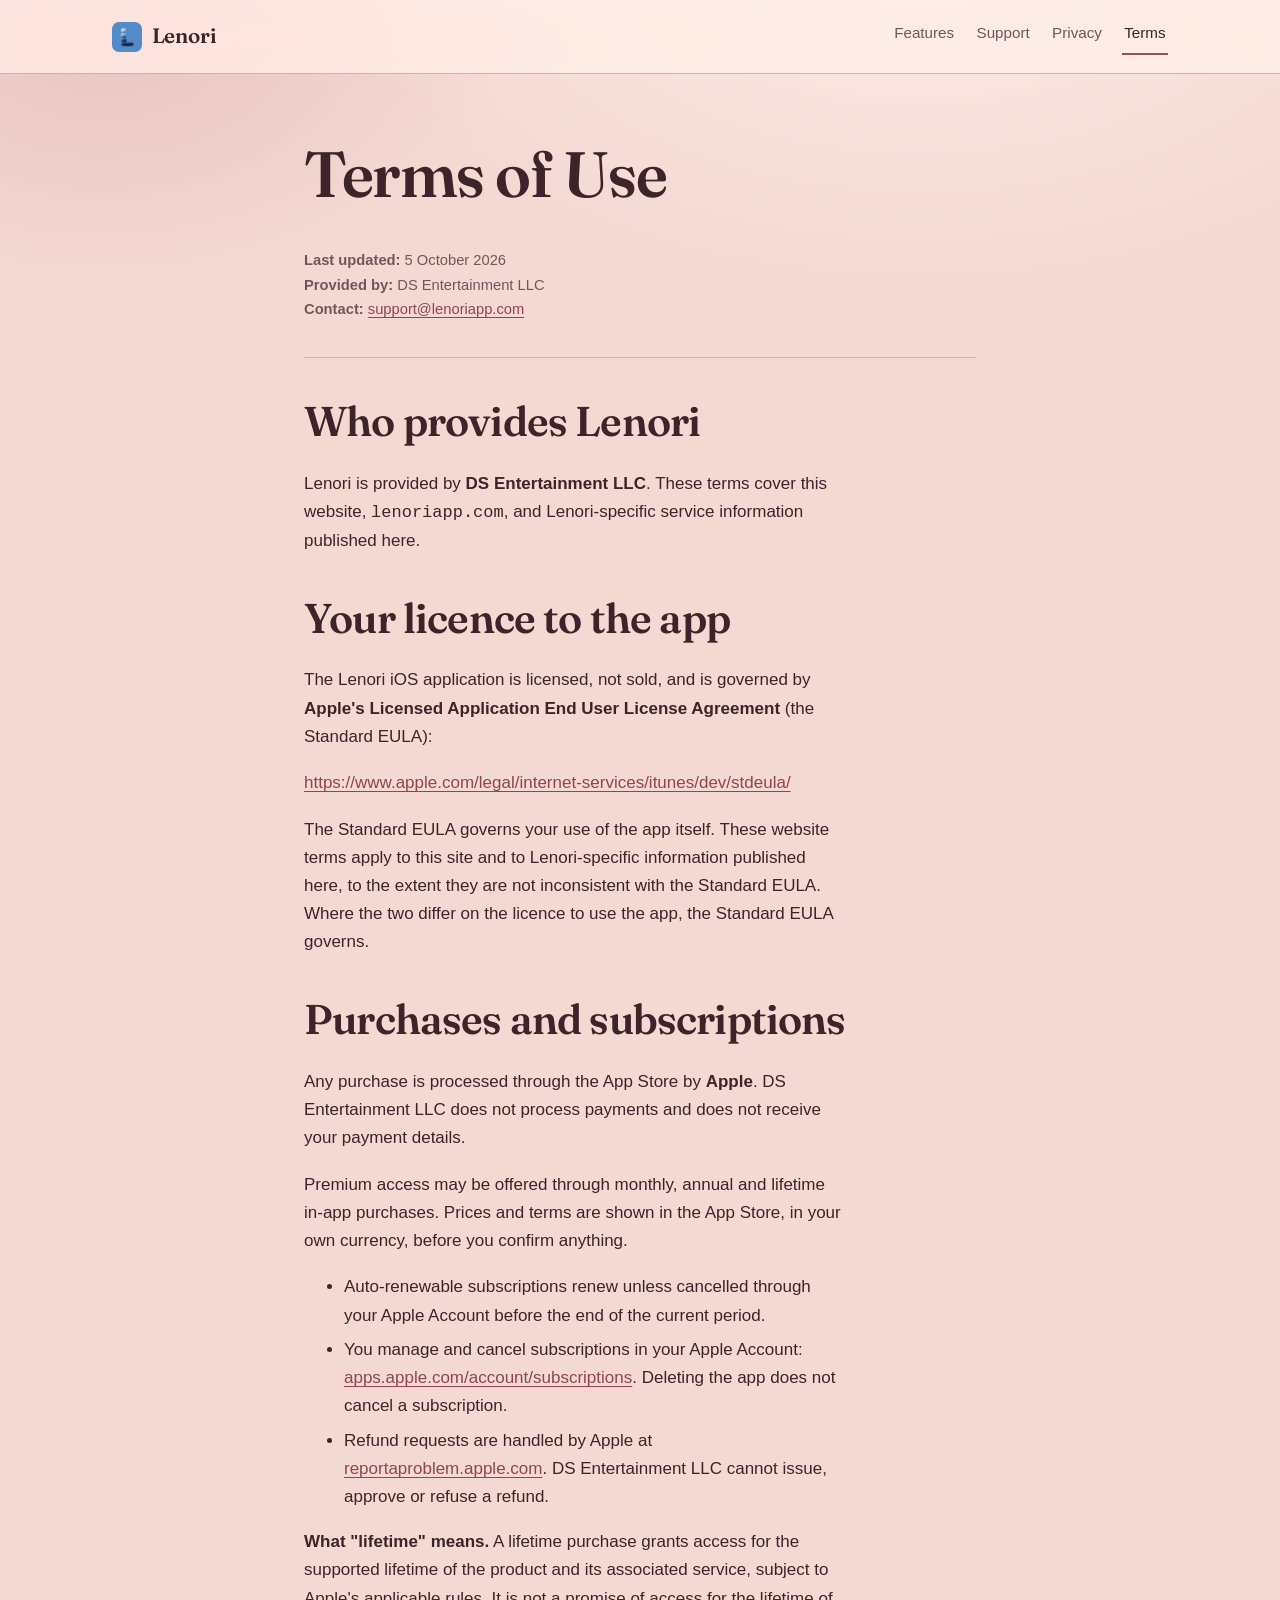
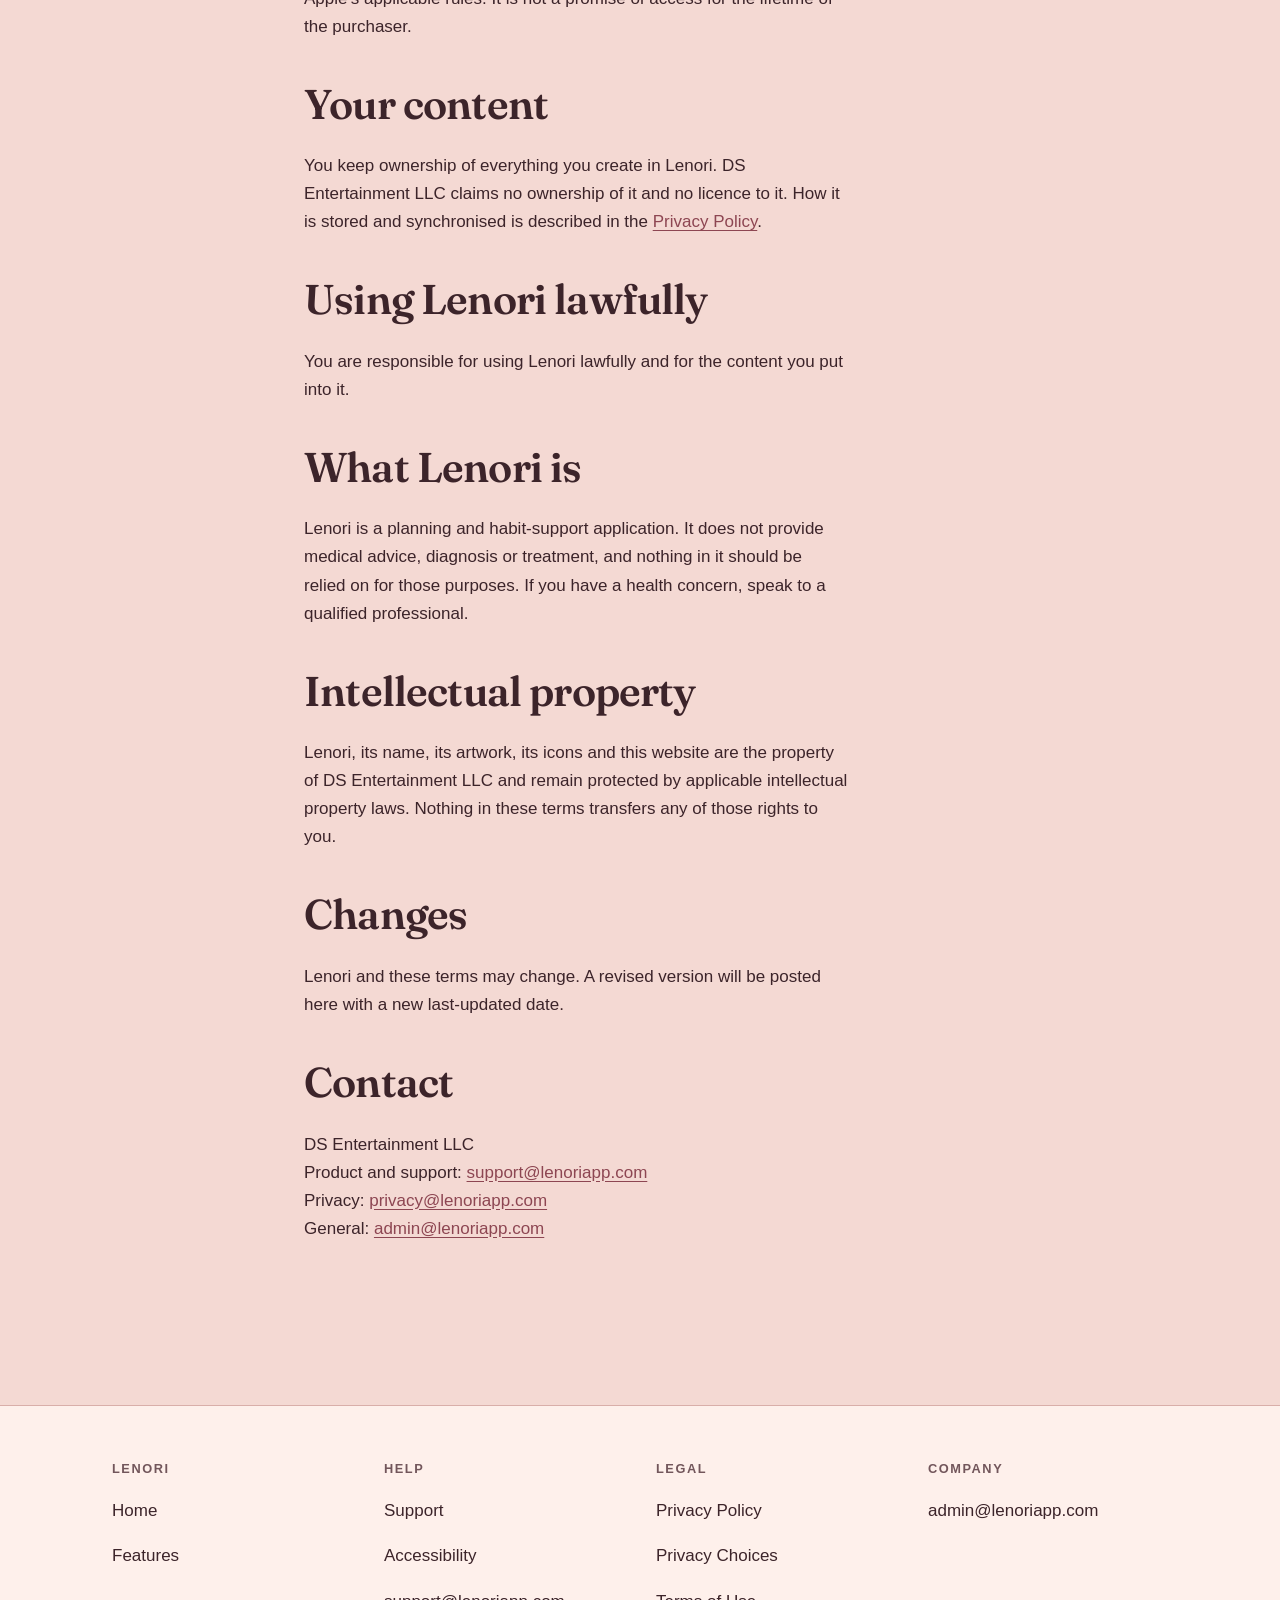
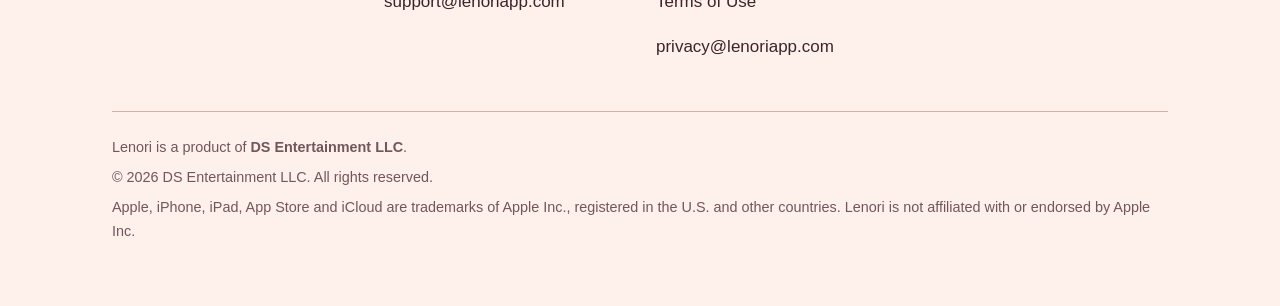
<file: terms/index.html>
<!doctype html>
<html lang="en">
<head>
<meta charset="utf-8">
<meta http-equiv="Content-Security-Policy" content="default-src 'none'; img-src 'self'; style-src 'self'; font-src 'self'; form-action 'none'; base-uri 'none'">
<meta name="referrer" content="no-referrer">
<meta name="viewport" content="width=device-width, initial-scale=1, viewport-fit=cover">
<title>Terms of Use — Lenori</title>
<meta name="description" content="Terms of use for Lenori, provided by DS Entertainment LLC. Apple's Standard EULA governs the app; purchases and subscriptions are processed by Apple.">
<link rel="canonical" href="https://lenoriapp.com/terms/">
<link rel="stylesheet" href="../styles.css">
<link rel="icon" href="../images/favicon-64.png" sizes="any" type="image/png">
<link rel="apple-touch-icon" href="../images/apple-touch-icon.png">
<meta name="theme-color" content="#f4d9d3" media="(prefers-color-scheme: light)">
<meta name="theme-color" content="#241318" media="(prefers-color-scheme: dark)">
<meta property="og:type" content="website">
<meta property="og:site_name" content="Lenori">
<meta property="og:title" content="Terms of Use — Lenori">
<meta property="og:description" content="Terms of use for Lenori, provided by DS Entertainment LLC.">
<meta property="og:url" content="https://lenoriapp.com/terms/">
<meta property="og:image" content="https://lenoriapp.com/images/og-card.jpg">
<meta property="og:image:width" content="1200">
<meta property="og:image:height" content="630">
<meta property="og:image:alt" content="The Lenori app icon: a soft letter L over a sunrise landscape.">
<meta property="og:locale" content="en_US">
<meta name="twitter:card" content="summary_large_image">
<meta name="twitter:title" content="Terms of Use — Lenori">
<meta name="twitter:description" content="Terms of use for Lenori, provided by DS Entertainment LLC.">
<meta name="twitter:image" content="https://lenoriapp.com/images/og-card.jpg">
</head>
<body>
<a class="skip-link" href="#main">Skip to content</a>

<header class="site-header">
  <div class="wrap site-header__inner">
    <a class="brand" href="/">
      <img src="../images/favicon-64.png" alt="" width="30" height="30">
      Lenori
    </a>
    <nav class="site-nav" aria-label="Primary">
      <ul>
        <li><a href="/features/">Features</a></li>
        <li><a href="/support/">Support</a></li>
        <li><a href="/privacy/">Privacy</a></li>
        <li><a href="/terms/" aria-current="page">Terms</a></li>
      </ul>
    </nav>
  </div>
</header>

<main id="main" class="doc">
  <div class="wrap wrap--narrow">
    <h1>Terms of Use</h1>
    <div class="doc__meta">
      <p><strong>Last updated:</strong> 5 October 2026<br>
      <strong>Provided by:</strong> DS Entertainment LLC<br>
      <strong>Contact:</strong> <a href="mailto:support@lenoriapp.com">support@lenoriapp.com</a></p>
    </div>

    <h2 id="who">Who provides Lenori</h2>
    <p>Lenori is provided by <strong>DS Entertainment LLC</strong>. These terms
      cover this website, <code>lenoriapp.com</code>, and Lenori-specific
      service information published here.</p>

    <h2 id="licence">Your licence to the app</h2>
    <p>The Lenori iOS application is licensed, not sold, and is governed by
      <strong>Apple's Licensed Application End User License Agreement</strong>
      (the Standard EULA):</p>
    <p><a href="https://www.apple.com/legal/internet-services/itunes/dev/stdeula/" rel="noopener noreferrer">https://www.apple.com/legal/internet-services/itunes/dev/stdeula/</a></p>
    <p>The Standard EULA governs your use of the app itself. These website
      terms apply to this site and to Lenori-specific information published
      here, to the extent they are not inconsistent with the Standard EULA.
      Where the two differ on the licence to use the app, the Standard EULA
      governs.</p>

    <h2 id="purchases">Purchases and subscriptions</h2>
    <p>Any purchase is processed through the App&nbsp;Store by
      <strong>Apple</strong>. DS Entertainment LLC does not process payments
      and does not receive your payment details.</p>
    <p>Premium access may be offered through monthly, annual and lifetime
      in-app purchases. Prices and terms are shown in the App&nbsp;Store, in
      your own currency, before you confirm anything.</p>
    <ul>
      <li>Auto-renewable subscriptions renew unless cancelled through your
        Apple Account before the end of the current period.</li>
      <li>You manage and cancel subscriptions in your Apple Account:
        <a href="https://apps.apple.com/account/subscriptions" rel="noopener noreferrer">apps.apple.com/account/subscriptions</a>.
        Deleting the app does not cancel a subscription.</li>
      <li>Refund requests are handled by Apple at
        <a href="https://reportaproblem.apple.com/" rel="noopener noreferrer">reportaproblem.apple.com</a>.
        DS Entertainment LLC cannot issue, approve or refuse a refund.</li>
    </ul>
    <p><strong>What "lifetime" means.</strong> A lifetime purchase grants
      access for the supported lifetime of the product and its associated
      service, subject to Apple's applicable rules. It is not a promise of
      access for the lifetime of the purchaser.</p>

    <h2 id="content">Your content</h2>
    <p>You keep ownership of everything you create in Lenori. DS Entertainment
      LLC claims no ownership of it and no licence to it. How it is stored and
      synchronised is described in the <a href="/privacy/">Privacy Policy</a>.</p>

    <h2 id="use">Using Lenori lawfully</h2>
    <p>You are responsible for using Lenori lawfully and for the content you
      put into it.</p>

    <h2 id="nature">What Lenori is</h2>
    <p>Lenori is a planning and habit-support application. It does not provide
      medical advice, diagnosis or treatment, and nothing in it should be
      relied on for those purposes. If you have a health concern, speak to a
      qualified professional.</p>

    <h2 id="ip">Intellectual property</h2>
    <p>Lenori, its name, its artwork, its icons and this website are the
      property of DS Entertainment LLC and remain protected by applicable
      intellectual property laws. Nothing in these terms transfers any of those
      rights to you.</p>

    <h2 id="changes">Changes</h2>
    <p>Lenori and these terms may change. A revised version will be posted here
      with a new last-updated date.</p>

    <h2 id="contact">Contact</h2>
    <p>DS Entertainment LLC<br>
      Product and support: <a href="mailto:support@lenoriapp.com">support@lenoriapp.com</a><br>
      Privacy: <a href="mailto:privacy@lenoriapp.com">privacy@lenoriapp.com</a><br>
      General: <a href="mailto:admin@lenoriapp.com">admin@lenoriapp.com</a></p>
  </div>
</main>

<footer class="site-footer">
  <div class="wrap">
    <div class="site-footer__grid">
      <div>
        <h2>Lenori</h2>
        <ul>
          <li><a href="/">Home</a></li>
          <li><a href="/features/">Features</a></li>
        </ul>
      </div>
      <div>
        <h2>Help</h2>
        <ul>
          <li><a href="/support/">Support</a></li>
          <li><a href="/accessibility/">Accessibility</a></li>
          <li><a href="mailto:support@lenoriapp.com">support@lenoriapp.com</a></li>
        </ul>
      </div>
      <div>
        <h2>Legal</h2>
        <ul>
          <li><a href="/privacy/">Privacy Policy</a></li>
          <li><a href="/privacy/#choices">Privacy Choices</a></li>
          <li><a href="/terms/">Terms of Use</a></li>
          <li><a href="mailto:privacy@lenoriapp.com">privacy@lenoriapp.com</a></li>
        </ul>
      </div>
      <div>
        <h2>Company</h2>
        <ul>
          <li><a href="mailto:admin@lenoriapp.com">admin@lenoriapp.com</a></li>
        </ul>
      </div>
    </div>
    <div class="site-footer__legal">
      <p>Lenori is a product of <strong>DS Entertainment LLC</strong>.</p>
      <p>© 2026 DS Entertainment LLC. All rights reserved.</p>
      <p>Apple, iPhone, iPad, App Store and iCloud are trademarks of Apple Inc.,
        registered in the U.S. and other countries. Lenori is not affiliated with
        or endorsed by Apple Inc.</p>
    </div>
  </div>
</footer>

</body>
</html>
</file>
<file: styles.css>
/*
  Lenori — lenoriapp.com

  The palette is not an approximation. Every token below is taken from
  the Lenori app's own theme definitions: Rose Clay carries the site,
  with Linen, Sage and Lagoon used where a second or third voice is
  needed. If a theme is retuned in the app, retune it here to match.
*/

/* ---------------------------------------------------------------- type */

@font-face {
  font-family: "Fraunces";
  /* The variable font the app itself registers, served from this origin
     rather than from a font CDN: a third-party request would be the one
     piece of tracking on an otherwise quiet site. */
  src: url("fonts/Fraunces.ttf") format("truetype-variations");
  font-weight: 300 900;
  font-style: normal;
  font-display: swap;
}

/* -------------------------------------------------------------- tokens */

:root {
  /* Rose Clay, light — the app's default theme */
  --page: #f4d9d3;
  --card: #fef0eb;
  --sunken: #ebcfc8;
  --divider: #d9aea9;
  --border: #c77d83;
  --ink: #3c242a;
  --ink-secondary: #72565b;
  --accent: #9e4f5c;
  --accent-ink: #fef0eb;
  /*
    The same rose, darkened, for text on a light surface. The app's
    accent is #9e4f5c and it stays that on a filled button, where it is
    the *background*. As a text colour on the page it measures 4.22:1,
    which is under WCAG AA for body size. This clears 4.5 on all three
    light surfaces — page 5.02, card 6.03, sunken 4.57.
  */
  --accent-text: #8d4652;

  /* The other three, for the theme strip and for accents that need to
     be something other than rose. */
  --linen: #dfd8c8;
  --linen-ink: #1f1c16;
  --sage: #b9c6af;
  --sage-ink: #1a2016;
  --sage-accent: #85957e;
  --lagoon: #a8c0bd;
  --lagoon-ink: #101f1e;
  --lagoon-accent: #6e8985;

  --glass: rgb(254 240 235 / 0.72);
  --glass-edge: rgb(255 255 255 / 0.55);
  --shadow: 0 1px 2px rgb(60 36 42 / 0.06), 0 12px 32px rgb(60 36 42 / 0.09);
  --shadow-lift: 0 2px 6px rgb(60 36 42 / 0.08), 0 24px 56px rgb(60 36 42 / 0.14);

  --serif: "Fraunces", ui-serif, "Iowan Old Style", Georgia, "Times New Roman", serif;
  --sans: -apple-system, BlinkMacSystemFont, "SF Pro Text", "Segoe UI", Roboto,
    Helvetica, Arial, sans-serif;

  --measure: 34rem;
  --gutter: clamp(1.25rem, 5vw, 3rem);
  --radius: 20px;
  --radius-lg: 28px;
}

@media (prefers-color-scheme: dark) {
  :root {
    /* Rose Clay, dark — the same theme's night composition. */
    --page: #241318;
    --card: #3a2228;
    --sunken: #2e1a20;
    --divider: #51333a;
    --border: #7c4b54;
    --ink: #f6e7e4;
    --ink-secondary: #c7a9a9;
    --accent: #e9a3ab;
    --accent-ink: #241318;
    /* On the night palette the accent already measures 8.71:1. */
    --accent-text: #e9a3ab;

    --linen: #2a2119;
    --linen-ink: #f3ece0;
    --sage: #1d2a20;
    --sage-ink: #e6efe4;
    --sage-accent: #9bb393;
    --lagoon: #142b2c;
    --lagoon-ink: #e0eeec;
    --lagoon-accent: #8fb3ae;

    --glass: rgb(58 34 40 / 0.66);
    --glass-edge: rgb(255 255 255 / 0.10);
    --shadow: 0 1px 2px rgb(0 0 0 / 0.3), 0 12px 32px rgb(0 0 0 / 0.36);
    --shadow-lift: 0 2px 6px rgb(0 0 0 / 0.34), 0 24px 56px rgb(0 0 0 / 0.46);
  }
}

/* --------------------------------------------------------------- reset */

*, *::before, *::after { box-sizing: border-box; }

html {
  -webkit-text-size-adjust: 100%;
  scroll-behavior: smooth;
}

@media (prefers-reduced-motion: reduce) {
  html { scroll-behavior: auto; }
  *, *::before, *::after {
    animation-duration: 0.001ms !important;
    animation-iteration-count: 1 !important;
    transition-duration: 0.001ms !important;
  }
}

body {
  margin: 0;
  font-family: var(--sans);
  font-size: clamp(1rem, 0.96rem + 0.2vw, 1.0625rem);
  line-height: 1.65;
  color: var(--ink);
  background: var(--page);
  /* A dawn that never quite resolves — the same gradient idea the app's
     page background uses, kept far enough back to stay out of the way
     of text. */
  background-image:
    radial-gradient(60rem 36rem at 72% -8%, rgb(254 240 235 / 0.85), transparent 62%),
    radial-gradient(44rem 28rem at 8% 4%, rgb(199 125 131 / 0.22), transparent 58%);
  background-attachment: fixed;
  -webkit-font-smoothing: antialiased;
}

img { max-width: 100%; height: auto; display: block; }

/* ------------------------------------------------------------- a11y */

:focus-visible {
  outline: 3px solid var(--accent-text);
  outline-offset: 3px;
  border-radius: 6px;
}
/* Only for browsers without :focus-visible — never remove the ring. */
:focus:not(:focus-visible) { outline: none; }

.skip-link {
  position: absolute;
  left: 50%;
  top: 0;
  translate: -50% -120%;
  z-index: 100;
  padding: 0.75rem 1.25rem;
  background: var(--accent);
  color: var(--accent-ink);
  border-radius: 0 0 12px 12px;
  font-weight: 600;
  text-decoration: none;
}
.skip-link:focus { translate: -50% 0; }

.visually-hidden {
  position: absolute;
  width: 1px; height: 1px;
  padding: 0; margin: -1px;
  overflow: hidden;
  clip-path: inset(50%);
  white-space: nowrap;
}

/* ------------------------------------------------------------ layout */

.wrap {
  width: min(72rem, 100%);
  margin-inline: auto;
  padding-inline: var(--gutter);
}
.wrap--narrow { width: min(48rem, 100%); }

section { padding-block: clamp(3rem, 8vw, 6rem); }

/* ------------------------------------------------------------ header */

.site-header {
  position: sticky;
  top: 0;
  z-index: 20;
  background: var(--glass);
  backdrop-filter: saturate(1.6) blur(18px);
  -webkit-backdrop-filter: saturate(1.6) blur(18px);
  border-bottom: 1px solid var(--divider);
}
@supports not (backdrop-filter: blur(1px)) {
  .site-header { background: var(--card); }
}

.site-header__inner {
  display: flex;
  flex-wrap: wrap;
  align-items: center;
  gap: 0.5rem 1.5rem;
  padding-block: 0.7rem;
}

.brand {
  display: inline-flex;
  align-items: center;
  gap: 0.6rem;
  font-family: var(--serif);
  font-size: 1.3rem;
  font-weight: 600;
  letter-spacing: -0.01em;
  color: var(--ink);
  text-decoration: none;
  margin-right: auto;
}
.brand img { width: 30px; height: 30px; border-radius: 7px; }

.site-nav ul {
  display: flex;
  flex-wrap: wrap;
  gap: 0.25rem 1.1rem;
  list-style: none;
  margin: 0;
  padding: 0;
}
.site-nav a {
  /* A 0.95rem line with 0.4rem of padding is a ~28px target. Flex with a
     44px minimum keeps the words exactly where they were and gives the
     touch area the size Apple and WCAG ask for. */
  display: inline-flex;
  align-items: center;
  min-height: 44px;
  padding: 0 0.15rem;
  color: var(--ink-secondary);
  text-decoration: none;
  font-size: 0.95rem;
  border-bottom: 2px solid transparent;
}
.site-nav a:hover { color: var(--ink); }
.site-nav a[aria-current="page"] {
  color: var(--ink);
  border-bottom-color: var(--accent);
}

/* --------------------------------------------------------- typography */

h1, h2, h3, h4 {
  font-family: var(--serif);
  font-weight: 600;
  line-height: 1.12;
  letter-spacing: -0.02em;
  color: var(--ink);
  text-wrap: balance;
  margin: 0 0 0.6em;
}
h1 { font-size: clamp(2.3rem, 1.6rem + 3.2vw, 4rem); }
h2 { font-size: clamp(1.7rem, 1.3rem + 1.8vw, 2.6rem); }
h3 { font-size: clamp(1.2rem, 1.08rem + 0.6vw, 1.5rem); }
h4 { font-size: 1.05rem; }

p { margin: 0 0 1.1em; max-width: var(--measure); }
.lede {
  font-size: clamp(1.1rem, 1rem + 0.6vw, 1.4rem);
  line-height: 1.5;
  color: var(--ink-secondary);
  max-width: 38rem;
}

a { color: var(--accent-text); text-underline-offset: 0.18em; }
a:hover { color: var(--ink); }

.eyebrow {
  font-family: var(--sans);
  font-size: 0.78rem;
  font-weight: 700;
  letter-spacing: 0.14em;
  text-transform: uppercase;
  color: var(--accent-text);
  margin: 0 0 0.9rem;
}

ul, ol { max-width: var(--measure); }
li { margin-bottom: 0.4em; }

/* ------------------------------------------------------------ buttons */

.btn {
  display: inline-flex;
  align-items: center;
  justify-content: center;
  gap: 0.5rem;
  min-height: 48px;
  padding: 0.75rem 1.5rem;
  border-radius: 999px;
  font-weight: 600;
  font-size: 1rem;
  text-decoration: none;
  border: 1px solid transparent;
  transition: transform 160ms ease, box-shadow 160ms ease, background-color 160ms ease;
}
.btn--primary {
  background: var(--accent);
  color: var(--accent-ink);
  box-shadow: var(--shadow);
}
.btn--primary:hover {
  color: var(--accent-ink);
  transform: translateY(-1px);
  box-shadow: var(--shadow-lift);
}
.btn--quiet {
  background: transparent;
  color: var(--ink);
  border-color: var(--border);
}
.btn--quiet:hover { background: var(--card); color: var(--ink); }

/* -------------------------------------------------------------- cards */

.card {
  background: var(--card);
  border: 1px solid var(--divider);
  border-radius: var(--radius);
  padding: clamp(1.25rem, 3vw, 2rem);
  box-shadow: var(--shadow);
}
.card--glass {
  background: var(--glass);
  backdrop-filter: saturate(1.5) blur(16px);
  -webkit-backdrop-filter: saturate(1.5) blur(16px);
  border-color: var(--glass-edge);
}
.card h3 { margin-top: 0; }
.card p:last-child, .card ul:last-child { margin-bottom: 0; }

.grid {
  display: grid;
  gap: clamp(1rem, 2.5vw, 1.75rem);
  grid-template-columns: repeat(auto-fit, minmax(min(100%, 17rem), 1fr));
}

/* --------------------------------------------------------------- hero */

.hero { padding-block: clamp(3rem, 9vw, 7rem) clamp(2rem, 6vw, 4rem); }
.hero__grid {
  display: grid;
  gap: clamp(2rem, 6vw, 4rem);
  align-items: center;
  grid-template-columns: 1fr;
}
@media (min-width: 60rem) {
  .hero__grid { grid-template-columns: 1.05fr 0.95fr; }
}
.hero h1 { margin-bottom: 0.35em; }

/* ------------------------------------------------------------- device */

/*
  A phone-shaped frame drawn in CSS around a real capture. No vendor
  artwork, no stock mockup — the screenshot inside is the shipping app.
*/
.device {
  position: relative;
  width: min(300px, 76vw);
  margin-inline: auto;
  border-radius: 42px;
  padding: 10px;
  background: linear-gradient(170deg, #5a4046, #2b1a1f);
  box-shadow: var(--shadow-lift);
}
.device img { border-radius: 33px; display: block; }
.device--wide { width: min(560px, 90vw); border-radius: 26px; padding: 12px; }
.device--wide img { border-radius: 16px; }

.device-row {
  display: flex;
  flex-wrap: wrap;
  gap: clamp(1rem, 4vw, 2.5rem);
  justify-content: center;
  align-items: flex-start;
}
.device-row .device { margin-inline: 0; }

figure { margin: 0; }
figcaption {
  margin-top: 0.9rem;
  font-size: 0.9rem;
  color: var(--ink-secondary);
  text-align: center;
  max-width: 24rem;
  margin-inline: auto;
}

/* ------------------------------------------------------- feature rows */

.feature {
  display: grid;
  gap: clamp(1.5rem, 5vw, 3.5rem);
  align-items: center;
  grid-template-columns: 1fr;
  padding-block: clamp(2rem, 5vw, 3.5rem);
}
@media (min-width: 56rem) {
  .feature { grid-template-columns: 1fr 1fr; }
  .feature--flip .feature__media { order: -1; }
}

/* -------------------------------------------------------- theme strip */

.themes {
  display: grid;
  gap: 1rem;
  grid-template-columns: repeat(auto-fit, minmax(min(100%, 11rem), 1fr));
  list-style: none;
  padding: 0;
  margin: 0;
  max-width: none;
}
.theme {
  border-radius: var(--radius);
  padding: 1.25rem;
  border: 1px solid rgb(0 0 0 / 0.08);
  box-shadow: var(--shadow);
}
.theme h3 { font-size: 1.05rem; margin-bottom: 0.25rem; }
.theme p { font-size: 0.88rem; margin: 0; opacity: 0.85; }
.theme--rose { background: #f4d9d3; color: #3c242a; }
.theme--rose h3 { color: #3c242a; }
.theme--linen { background: #dfd8c8; color: #1f1c16; }
.theme--linen h3 { color: #1f1c16; }
.theme--sage { background: #b9c6af; color: #1a2016; }
.theme--sage h3 { color: #1a2016; }
.theme--lagoon { background: #a8c0bd; color: #101f1e; }
.theme--lagoon h3 { color: #101f1e; }

/* --------------------------------------------------------- icon strip */

.icons {
  display: grid;
  gap: 0.9rem;
  grid-template-columns: repeat(auto-fit, minmax(68px, 1fr));
  list-style: none;
  padding: 0;
  margin: 0;
  max-width: none;
}
.icons img {
  width: 100%;
  aspect-ratio: 1;
  border-radius: 22.37%;
  box-shadow: var(--shadow);
  border: 1px solid rgb(0 0 0 / 0.06);
}

/* ------------------------------------------------------------- notice */

.notice {
  border-left: 4px solid var(--accent);
  background: var(--card);
  border-radius: 0 var(--radius) var(--radius) 0;
  padding: 1rem 1.25rem;
  margin: 1.5rem 0;
}
.notice p:last-child { margin-bottom: 0; }
.notice strong { color: var(--ink); }

/* ------------------------------------------------------- download box */

.download {
  text-align: center;
  border-radius: var(--radius-lg);
  padding: clamp(2rem, 6vw, 3.5rem);
}
.download p { margin-inline: auto; }
.badge-soon {
  display: inline-flex;
  align-items: center;
  gap: 0.6rem;
  padding: 0.85rem 1.6rem;
  border-radius: 999px;
  border: 1.5px dashed var(--border);
  color: var(--ink);
  font-weight: 600;
  background: var(--sunken);
}

/* ---------------------------------------------------------------- doc */

/* Long-form legal and support pages. */
.doc { padding-block: clamp(2.5rem, 6vw, 4rem); }
.doc h2 { margin-top: 2.5rem; }
.doc h3 { margin-top: 1.75rem; }
.doc p, .doc li { max-width: var(--measure); }
.doc dl { max-width: var(--measure); }
.doc dt { font-weight: 700; margin-top: 1rem; }
.doc dd { margin: 0.2rem 0 0; color: var(--ink-secondary); }
.doc__meta {
  font-size: 0.92rem;
  color: var(--ink-secondary);
  border-bottom: 1px solid var(--divider);
  padding-bottom: 1.25rem;
  margin-bottom: 2rem;
}

.toc {
  background: var(--sunken);
  border-radius: var(--radius);
  padding: 1.25rem 1.5rem;
  margin-bottom: 2.5rem;
}
.toc h2 { font-size: 1rem; margin: 0 0 0.5rem; font-family: var(--sans); letter-spacing: 0.02em; }
.toc ol { margin: 0; padding-left: 1.2rem; }
.toc li { margin-bottom: 0.2em; }

table {
  width: 100%;
  border-collapse: collapse;
  margin: 1.25rem 0 1.75rem;
  font-size: 0.95rem;
}
.table-scroll { overflow-x: auto; }
th, td {
  text-align: left;
  padding: 0.65rem 0.8rem;
  border-bottom: 1px solid var(--divider);
  vertical-align: top;
}
th { font-weight: 700; color: var(--ink); }
td { color: var(--ink-secondary); }

/* -------------------------------------------------------------- footer */

.site-footer {
  border-top: 1px solid var(--divider);
  background: var(--card);
  padding-block: clamp(2.5rem, 6vw, 3.5rem);
  margin-top: clamp(3rem, 8vw, 5rem);
}
.site-footer__grid {
  display: grid;
  gap: 2rem;
  grid-template-columns: repeat(auto-fit, minmax(min(100%, 14rem), 1fr));
}
.site-footer h2 {
  font-family: var(--sans);
  font-size: 0.8rem;
  letter-spacing: 0.12em;
  text-transform: uppercase;
  color: var(--ink-secondary);
  margin-bottom: 0.75rem;
}
.site-footer ul { list-style: none; padding: 0; margin: 0; }
.site-footer li { margin-bottom: 0.1rem; }
/* Same reasoning as the header nav: a footer link is a real target. */
.site-footer a {
  display: inline-flex;
  align-items: center;
  min-height: 44px;
  color: var(--ink);
  text-decoration: none;
}
.site-footer a:hover { text-decoration: underline; }
.site-footer__legal {
  margin-top: 2.5rem;
  padding-top: 1.5rem;
  border-top: 1px solid var(--divider);
  font-size: 0.9rem;
  color: var(--ink-secondary);
}
.site-footer__legal p { max-width: none; margin-bottom: 0.4rem; }

/* --------------------------------------------------------------- 404 */

.notfound {
  min-height: 60vh;
  display: grid;
  place-content: center;
  text-align: center;
}
.notfound ul {
  list-style: none;
  padding: 0;
  display: flex;
  flex-wrap: wrap;
  gap: 1rem;
  justify-content: center;
  margin-inline: auto;
}

/* ------------------------------------------------------ print (legal) */

@media print {
  .site-header, .site-footer__grid, .skip-link { display: none; }
  body { background: #fff; color: #000; }
}

/* ------------------------------------------------- spacing utilities */
/*
  These exist so no element needs a style="" attribute. That is what lets
  the Content-Security-Policy drop 'unsafe-inline' from style-src: with an
  inline style anywhere on the page, the policy has to allow every inline
  style, and the directive stops meaning much.
*/
.mt-sm { margin-top: 1.5rem; }
.mt-md { margin-top: 1.75rem; }
.mt-lg { margin-top: 2rem; }
.mt-xl { margin-top: 2.5rem; }
.mb-0  { margin-bottom: 0; }
.mb-xs { margin-bottom: 0.5rem; }
.mb-lg { margin-bottom: 2rem; }
.mi-auto { margin-inline: auto; }
.fs-sm { font-size: 0.95rem; }
.card__heading { margin-top: 0; font-size: 1.15rem; }
</file>
